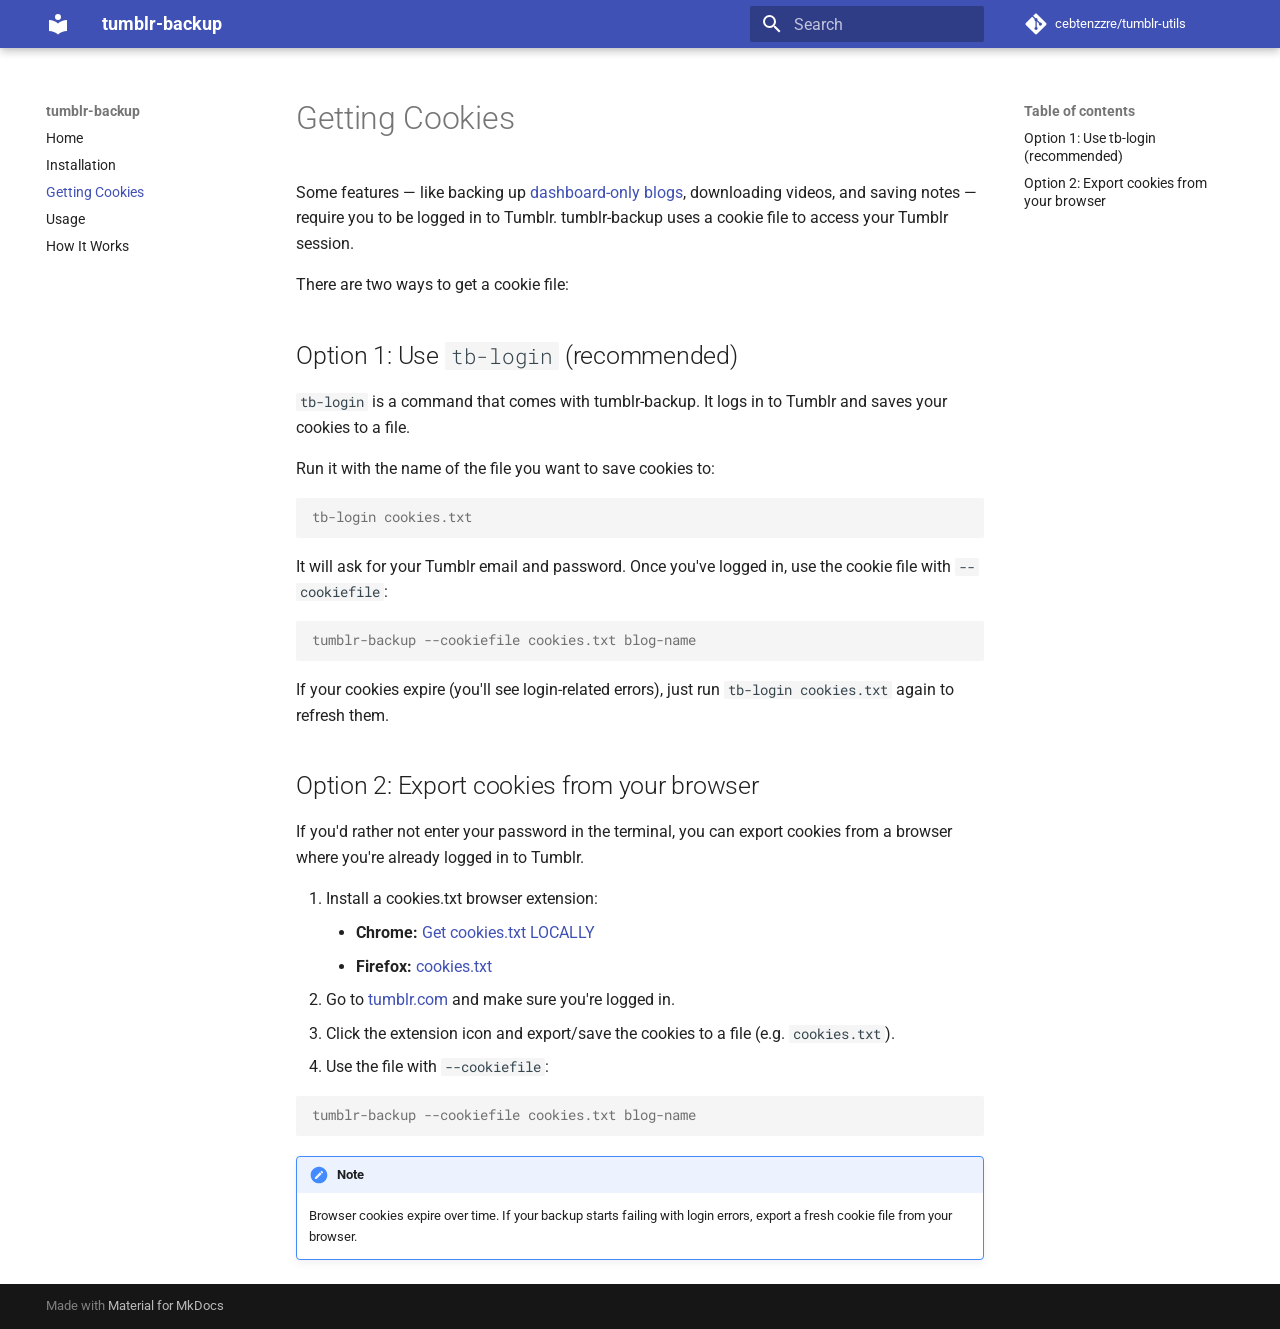
<file: cookies/index.html>
<!doctype html>
<html lang="en" class="no-js">
  <head>
    
      <meta charset="utf-8">
      <meta name="viewport" content="width=device-width,initial-scale=1">
      
        <meta name="description" content="Back up your Tumblr blog locally as browsable HTML files, with images and media.">
      
      
      
        <link rel="canonical" href="https://cebtenzzre.github.io/tumblr-utils/cookies/">
      
      
        <link rel="prev" href="../installation/">
      
      
        <link rel="next" href="../usage/">
      
      
        
      
      
      <link rel="icon" href="../assets/images/favicon.png">
      <meta name="generator" content="mkdocs-1.6.1, mkdocs-material-9.8.0">
    
    
      
        <title>Getting Cookies - tumblr-backup</title>
      
    
    
      <link rel="stylesheet" href="../assets/stylesheets/main.57a0d79d.min.css">
      
      


    
    
      
    
    
      
        
        
        <link rel="preconnect" href="https://fonts.gstatic.com" crossorigin>
        <link rel="stylesheet" href="https://fonts.googleapis.com/css?family=Roboto:300,300i,400,400i,700,700i%7CRoboto+Mono:400,400i,700,700i&display=fallback">
        <style>:root{--md-text-font:"Roboto";--md-code-font:"Roboto Mono"}</style>
      
    
    
    <script>__md_scope=new URL("..",location),__md_hash=e=>[...e].reduce(((e,_)=>(e<<5)-e+_.charCodeAt(0)),0),__md_get=(e,_=localStorage,t=__md_scope)=>JSON.parse(_.getItem(t.pathname+"."+e)),__md_set=(e,_,t=localStorage,a=__md_scope)=>{try{t.setItem(a.pathname+"."+e,JSON.stringify(_))}catch(e){}}</script>
    
      

    
    
<meta name="google-site-verification" content="XFKRV2zYKmIHwnPnH_YZFo3xPoKyQiOLE2FR__WYFIA" />

  </head>
  
  
    <body dir="ltr">
  
    
    <input class="md-toggle" data-md-toggle="drawer" type="checkbox" id="__drawer" autocomplete="off">
    <input class="md-toggle" data-md-toggle="search" type="checkbox" id="__search" autocomplete="off">
    <label class="md-overlay" for="__drawer"></label>
    <div data-md-component="skip">
      
        
        <a href="#getting-cookies" class="md-skip">
          Skip to content
        </a>
      
    </div>
    <div data-md-component="announce">
      
    </div>
    
    
      

  

<header class="md-header md-header--shadow" data-md-component="header">
  <nav class="md-header__inner md-grid" aria-label="Header">
    <a href=".." title="tumblr-backup" class="md-header__button md-logo" aria-label="tumblr-backup" data-md-component="logo">
      
  
  <svg xmlns="http://www.w3.org/2000/svg" viewBox="0 0 24 24"><path d="M12 8a3 3 0 0 0 3-3 3 3 0 0 0-3-3 3 3 0 0 0-3 3 3 3 0 0 0 3 3m0 3.54C9.64 9.35 6.5 8 3 8v11c3.5 0 6.64 1.35 9 3.54 2.36-2.19 5.5-3.54 9-3.54V8c-3.5 0-6.64 1.35-9 3.54"/></svg>

    </a>
    <label class="md-header__button md-icon" for="__drawer">
      
      <svg xmlns="http://www.w3.org/2000/svg" viewBox="0 0 24 24"><path d="M3 6h18v2H3zm0 5h18v2H3zm0 5h18v2H3z"/></svg>
    </label>
    <div class="md-header__title" data-md-component="header-title">
      <div class="md-header__ellipsis">
        <div class="md-header__topic">
          <span class="md-ellipsis">
            tumblr-backup
          </span>
        </div>
        <div class="md-header__topic" data-md-component="header-topic">
          <span class="md-ellipsis">
            
              Getting Cookies
            
          </span>
        </div>
      </div>
    </div>
    
    
      <script>var palette=__md_get("__palette");if(palette&&palette.color){if("(prefers-color-scheme)"===palette.color.media){var media=matchMedia("(prefers-color-scheme: light)"),input=document.querySelector(media.matches?"[data-md-color-media='(prefers-color-scheme: light)']":"[data-md-color-media='(prefers-color-scheme: dark)']");palette.color.media=input.getAttribute("data-md-color-media"),palette.color.scheme=input.getAttribute("data-md-color-scheme"),palette.color.primary=input.getAttribute("data-md-color-primary"),palette.color.accent=input.getAttribute("data-md-color-accent")}for(var[key,value]of Object.entries(palette.color))document.body.setAttribute("data-md-color-"+key,value)}</script>
    
    
    
      
      
        <label class="md-header__button md-icon" for="__search">
          
          <svg xmlns="http://www.w3.org/2000/svg" viewBox="0 0 24 24"><path d="M9.5 3A6.5 6.5 0 0 1 16 9.5c0 1.61-.59 3.09-1.56 4.23l.27.27h.79l5 5-1.5 1.5-5-5v-.79l-.27-.27A6.52 6.52 0 0 1 9.5 16 6.5 6.5 0 0 1 3 9.5 6.5 6.5 0 0 1 9.5 3m0 2C7 5 5 7 5 9.5S7 14 9.5 14 14 12 14 9.5 12 5 9.5 5"/></svg>
        </label>
        <div class="md-search" data-md-component="search" role="dialog">
  <label class="md-search__overlay" for="__search"></label>
  <div class="md-search__inner" role="search">
    <form class="md-search__form" name="search">
      <input type="text" class="md-search__input" name="query" aria-label="Search" placeholder="Search" autocapitalize="off" autocorrect="off" autocomplete="off" spellcheck="false" data-md-component="search-query" required>
      <label class="md-search__icon md-icon" for="__search">
        
        <svg xmlns="http://www.w3.org/2000/svg" viewBox="0 0 24 24"><path d="M9.5 3A6.5 6.5 0 0 1 16 9.5c0 1.61-.59 3.09-1.56 4.23l.27.27h.79l5 5-1.5 1.5-5-5v-.79l-.27-.27A6.52 6.52 0 0 1 9.5 16 6.5 6.5 0 0 1 3 9.5 6.5 6.5 0 0 1 9.5 3m0 2C7 5 5 7 5 9.5S7 14 9.5 14 14 12 14 9.5 12 5 9.5 5"/></svg>
        
        <svg xmlns="http://www.w3.org/2000/svg" viewBox="0 0 24 24"><path d="M20 11v2H8l5.5 5.5-1.42 1.42L4.16 12l7.92-7.92L13.5 5.5 8 11z"/></svg>
      </label>
      <nav class="md-search__options" aria-label="Search">
        
        <button type="reset" class="md-search__icon md-icon" title="Clear" aria-label="Clear" tabindex="-1">
          
          <svg xmlns="http://www.w3.org/2000/svg" viewBox="0 0 24 24"><path d="M19 6.41 17.59 5 12 10.59 6.41 5 5 6.41 10.59 12 5 17.59 6.41 19 12 13.41 17.59 19 19 17.59 13.41 12z"/></svg>
        </button>
      </nav>
      
    </form>
    <div class="md-search__output">
      <div class="md-search__scrollwrap" tabindex="0" data-md-scrollfix>
        <div class="md-search-result" data-md-component="search-result">
          <div class="md-search-result__meta">
            Initializing search
          </div>
          <ol class="md-search-result__list" role="presentation"></ol>
        </div>
      </div>
    </div>
  </div>
</div>
      
    
    
      <div class="md-header__source">
        <a href="https://github.com/cebtenzzre/tumblr-utils" title="Go to repository" class="md-source" data-md-component="source">
  <div class="md-source__icon md-icon">
    
    <svg xmlns="http://www.w3.org/2000/svg" viewBox="0 0 448 512"><!--! Font Awesome Free 7.1.0 by @fontawesome - https://fontawesome.com License - https://fontawesome.com/license/free (Icons: CC BY 4.0, Fonts: SIL OFL 1.1, Code: MIT License) Copyright 2025 Fonticons, Inc.--><path d="M439.6 236.1 244 40.5c-5.4-5.5-12.8-8.5-20.4-8.5s-15 3-20.4 8.4L162.5 81l51.5 51.5c27.1-9.1 52.7 16.8 43.4 43.7l49.7 49.7c34.2-11.8 61.2 31 35.5 56.7-26.5 26.5-70.2-2.9-56-37.3L240.3 199v121.9c25.3 12.5 22.3 41.8 9.1 55-6.4 6.4-15.2 10.1-24.3 10.1s-17.8-3.6-24.3-10.1c-17.6-17.6-11.1-46.9 11.2-56v-123c-20.8-8.5-24.6-30.7-18.6-45L142.6 101 8.5 235.1C3 240.6 0 247.9 0 255.5s3 15 8.5 20.4l195.6 195.7c5.4 5.4 12.7 8.4 20.4 8.4s15-3 20.4-8.4l194.7-194.7c5.4-5.4 8.4-12.8 8.4-20.4s-3-15-8.4-20.4"/></svg>
  </div>
  <div class="md-source__repository">
    cebtenzzre/tumblr-utils
  </div>
</a>
      </div>
    
  </nav>
  
</header>
    
    <div class="md-container" data-md-component="container">
      
      
        
          
        
      
      <main class="md-main" data-md-component="main">
        <div class="md-main__inner md-grid">
          
            
              
              <div class="md-sidebar md-sidebar--primary" data-md-component="sidebar" data-md-type="navigation" >
                <div class="md-sidebar__scrollwrap">
                  <div class="md-sidebar__inner">
                    



<nav class="md-nav md-nav--primary" aria-label="Navigation" data-md-level="0">
  <label class="md-nav__title" for="__drawer">
    <a href=".." title="tumblr-backup" class="md-nav__button md-logo" aria-label="tumblr-backup" data-md-component="logo">
      
  
  <svg xmlns="http://www.w3.org/2000/svg" viewBox="0 0 24 24"><path d="M12 8a3 3 0 0 0 3-3 3 3 0 0 0-3-3 3 3 0 0 0-3 3 3 3 0 0 0 3 3m0 3.54C9.64 9.35 6.5 8 3 8v11c3.5 0 6.64 1.35 9 3.54 2.36-2.19 5.5-3.54 9-3.54V8c-3.5 0-6.64 1.35-9 3.54"/></svg>

    </a>
    tumblr-backup
  </label>
  
    <div class="md-nav__source">
      <a href="https://github.com/cebtenzzre/tumblr-utils" title="Go to repository" class="md-source" data-md-component="source">
  <div class="md-source__icon md-icon">
    
    <svg xmlns="http://www.w3.org/2000/svg" viewBox="0 0 448 512"><!--! Font Awesome Free 7.1.0 by @fontawesome - https://fontawesome.com License - https://fontawesome.com/license/free (Icons: CC BY 4.0, Fonts: SIL OFL 1.1, Code: MIT License) Copyright 2025 Fonticons, Inc.--><path d="M439.6 236.1 244 40.5c-5.4-5.5-12.8-8.5-20.4-8.5s-15 3-20.4 8.4L162.5 81l51.5 51.5c27.1-9.1 52.7 16.8 43.4 43.7l49.7 49.7c34.2-11.8 61.2 31 35.5 56.7-26.5 26.5-70.2-2.9-56-37.3L240.3 199v121.9c25.3 12.5 22.3 41.8 9.1 55-6.4 6.4-15.2 10.1-24.3 10.1s-17.8-3.6-24.3-10.1c-17.6-17.6-11.1-46.9 11.2-56v-123c-20.8-8.5-24.6-30.7-18.6-45L142.6 101 8.5 235.1C3 240.6 0 247.9 0 255.5s3 15 8.5 20.4l195.6 195.7c5.4 5.4 12.7 8.4 20.4 8.4s15-3 20.4-8.4l194.7-194.7c5.4-5.4 8.4-12.8 8.4-20.4s-3-15-8.4-20.4"/></svg>
  </div>
  <div class="md-source__repository">
    cebtenzzre/tumblr-utils
  </div>
</a>
    </div>
  
  <ul class="md-nav__list" data-md-scrollfix>
    
      
      
  
  
  
  
    <li class="md-nav__item">
      <a href=".." class="md-nav__link">
        
  
  
  <span class="md-ellipsis">
    
  
    Home
  

    
  </span>
  
  

      </a>
    </li>
  

    
      
      
  
  
  
  
    <li class="md-nav__item">
      <a href="../installation/" class="md-nav__link">
        
  
  
  <span class="md-ellipsis">
    
  
    Installation
  

    
  </span>
  
  

      </a>
    </li>
  

    
      
      
  
  
    
  
  
  
    <li class="md-nav__item md-nav__item--active">
      
      <input class="md-nav__toggle md-toggle" type="checkbox" id="__toc">
      
      
        
      
      
        <label class="md-nav__link md-nav__link--active" for="__toc">
          
  
  
  <span class="md-ellipsis">
    
  
    Getting Cookies
  

    
  </span>
  
  

          <span class="md-nav__icon md-icon"></span>
        </label>
      
      <a href="./" class="md-nav__link md-nav__link--active">
        
  
  
  <span class="md-ellipsis">
    
  
    Getting Cookies
  

    
  </span>
  
  

      </a>
      
        

<nav class="md-nav md-nav--secondary" aria-label="Table of contents">
  
  
  
    
  
  
    <label class="md-nav__title" for="__toc">
      <span class="md-nav__icon md-icon"></span>
      Table of contents
    </label>
    <ul class="md-nav__list" data-md-component="toc" data-md-scrollfix>
      
        <li class="md-nav__item">
  <a href="#option-1-use-tb-login-recommended" class="md-nav__link">
    <span class="md-ellipsis">
      
        Option 1: Use tb-login (recommended)
      
    </span>
  </a>
  
</li>
      
        <li class="md-nav__item">
  <a href="#option-2-export-cookies-from-your-browser" class="md-nav__link">
    <span class="md-ellipsis">
      
        Option 2: Export cookies from your browser
      
    </span>
  </a>
  
</li>
      
    </ul>
  
</nav>
      
    </li>
  

    
      
      
  
  
  
  
    <li class="md-nav__item">
      <a href="../usage/" class="md-nav__link">
        
  
  
  <span class="md-ellipsis">
    
  
    Usage
  

    
  </span>
  
  

      </a>
    </li>
  

    
      
      
  
  
  
  
    <li class="md-nav__item">
      <a href="../operation/" class="md-nav__link">
        
  
  
  <span class="md-ellipsis">
    
  
    How It Works
  

    
  </span>
  
  

      </a>
    </li>
  

    
  </ul>
</nav>
                  </div>
                </div>
              </div>
            
            
              
              <div class="md-sidebar md-sidebar--secondary" data-md-component="sidebar" data-md-type="toc" >
                <div class="md-sidebar__scrollwrap">
                  <div class="md-sidebar__inner">
                    

<nav class="md-nav md-nav--secondary" aria-label="Table of contents">
  
  
  
    
  
  
    <label class="md-nav__title" for="__toc">
      <span class="md-nav__icon md-icon"></span>
      Table of contents
    </label>
    <ul class="md-nav__list" data-md-component="toc" data-md-scrollfix>
      
        <li class="md-nav__item">
  <a href="#option-1-use-tb-login-recommended" class="md-nav__link">
    <span class="md-ellipsis">
      
        Option 1: Use tb-login (recommended)
      
    </span>
  </a>
  
</li>
      
        <li class="md-nav__item">
  <a href="#option-2-export-cookies-from-your-browser" class="md-nav__link">
    <span class="md-ellipsis">
      
        Option 2: Export cookies from your browser
      
    </span>
  </a>
  
</li>
      
    </ul>
  
</nav>
                  </div>
                </div>
              </div>
            
          
          
            <div class="md-content" data-md-component="content">
              
              <article class="md-content__inner md-typeset">
                
                  


  
  


<h1 id="getting-cookies">Getting Cookies</h1>
<p>Some features — like backing up <a href="../installation/#dashboard-only-blogs">dashboard-only blogs</a>,
downloading videos, and saving notes — require you to be logged in to Tumblr. tumblr-backup
uses a cookie file to access your Tumblr session.</p>
<p>There are two ways to get a cookie file:</p>
<h2 id="option-1-use-tb-login-recommended">Option 1: Use <code>tb-login</code> (recommended)</h2>
<p><code>tb-login</code> is a command that comes with tumblr-backup. It logs in to Tumblr and saves
your cookies to a file.</p>
<p>Run it with the name of the file you want to save cookies to:</p>
<div class="highlight"><pre><span></span><code><span class="go">tb-login cookies.txt</span>
</code></pre></div>
<p>It will ask for your Tumblr email and password. Once you've logged in, use the cookie
file with <code>--cookiefile</code>:</p>
<div class="highlight"><pre><span></span><code><span class="go">tumblr-backup --cookiefile cookies.txt blog-name</span>
</code></pre></div>
<p>If your cookies expire (you'll see login-related errors), just run <code>tb-login cookies.txt</code>
again to refresh them.</p>
<h2 id="option-2-export-cookies-from-your-browser">Option 2: Export cookies from your browser</h2>
<p>If you'd rather not enter your password in the terminal, you can export cookies from a
browser where you're already logged in to Tumblr.</p>
<ol>
<li>Install a cookies.txt browser extension:<ul>
<li><strong>Chrome:</strong> <a href="https://chromewebstore.google.com/detail/get-cookiestxt-locally/cclelndahbckbenkjhflpdbgdldlbecc">Get cookies.txt LOCALLY</a></li>
<li><strong>Firefox:</strong> <a href="https://addons.mozilla.org/en-US/firefox/addon/cookies-txt/">cookies.txt</a></li>
</ul>
</li>
<li>Go to <a href="https://www.tumblr.com">tumblr.com</a> and make sure you're logged in.</li>
<li>Click the extension icon and export/save the cookies to a file (e.g. <code>cookies.txt</code>).</li>
<li>Use the file with <code>--cookiefile</code>:</li>
</ol>
<div class="highlight"><pre><span></span><code><span class="go">tumblr-backup --cookiefile cookies.txt blog-name</span>
</code></pre></div>
<div class="admonition note">
<p class="admonition-title">Note</p>
<p>Browser cookies expire over time. If your backup starts failing with login errors,
export a fresh cookie file from your browser.</p>
</div>












                
              </article>
            </div>
          
          
<script>var target=document.getElementById(location.hash.slice(1));target&&target.name&&(target.checked=target.name.startsWith("__tabbed_"))</script>
        </div>
        
      </main>
      
        <footer class="md-footer">
  
  <div class="md-footer-meta md-typeset">
    <div class="md-footer-meta__inner md-grid">
      <div class="md-copyright">
  
  
    Made with
    <a href="https://squidfunk.github.io/mkdocs-material/" target="_blank" rel="noopener">
      Material for MkDocs
    </a>
  
</div>
      
    </div>
  </div>
</footer>
      
    </div>
    <div class="md-dialog" data-md-component="dialog">
      <div class="md-dialog__inner md-typeset"></div>
    </div>
    
    
    
      
      
      <script id="__config" type="application/json">{"annotate": null, "base": "..", "features": [], "search": "../assets/javascripts/workers/search.a7633da7.min.js", "tags": null, "translations": {"clipboard.copied": "Copied to clipboard", "clipboard.copy": "Copy to clipboard", "search.result.more.one": "1 more on this page", "search.result.more.other": "# more on this page", "search.result.none": "No matching documents", "search.result.one": "1 matching document", "search.result.other": "# matching documents", "search.result.placeholder": "Type to start searching", "search.result.term.missing": "Missing", "select.version": "Select version"}, "version": null}</script>
    
    
      <script src="../assets/javascripts/bundle.c21346df.min.js"></script>
      
    
  </body>
</html>
</file>
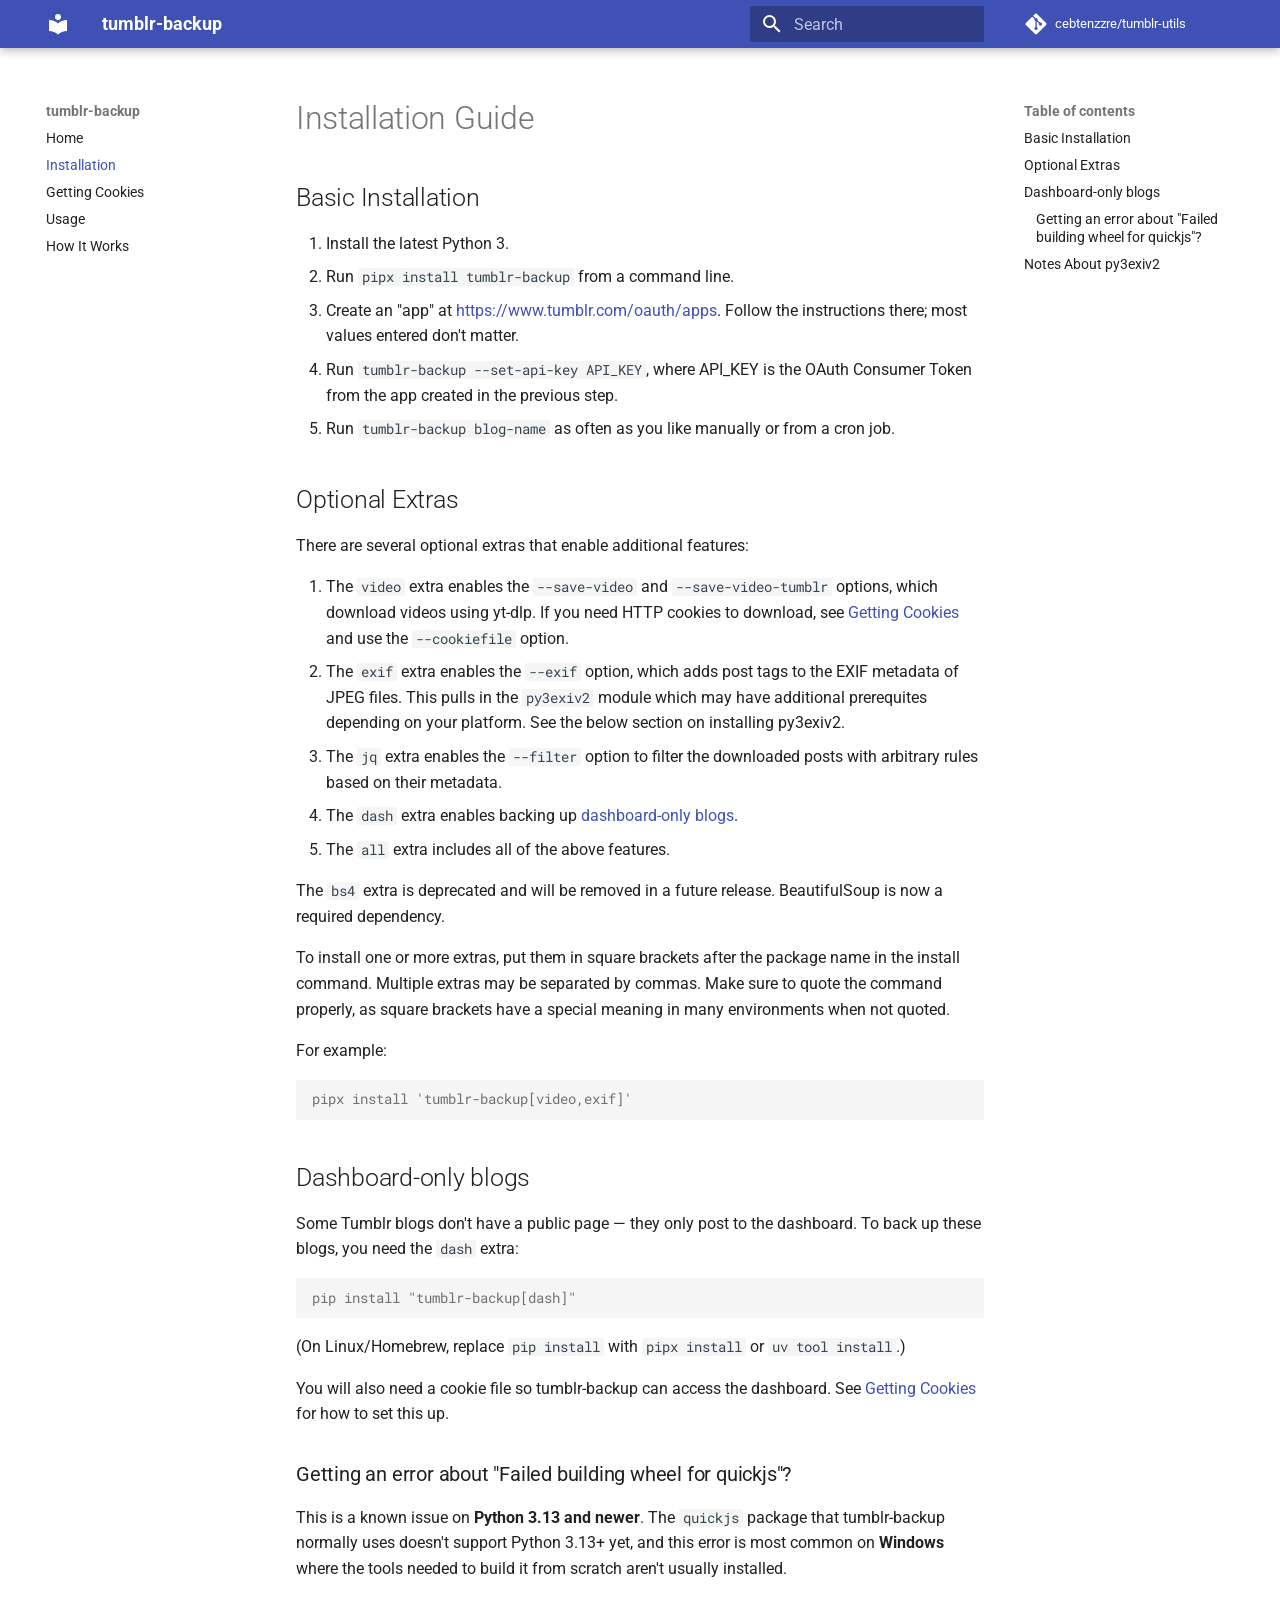
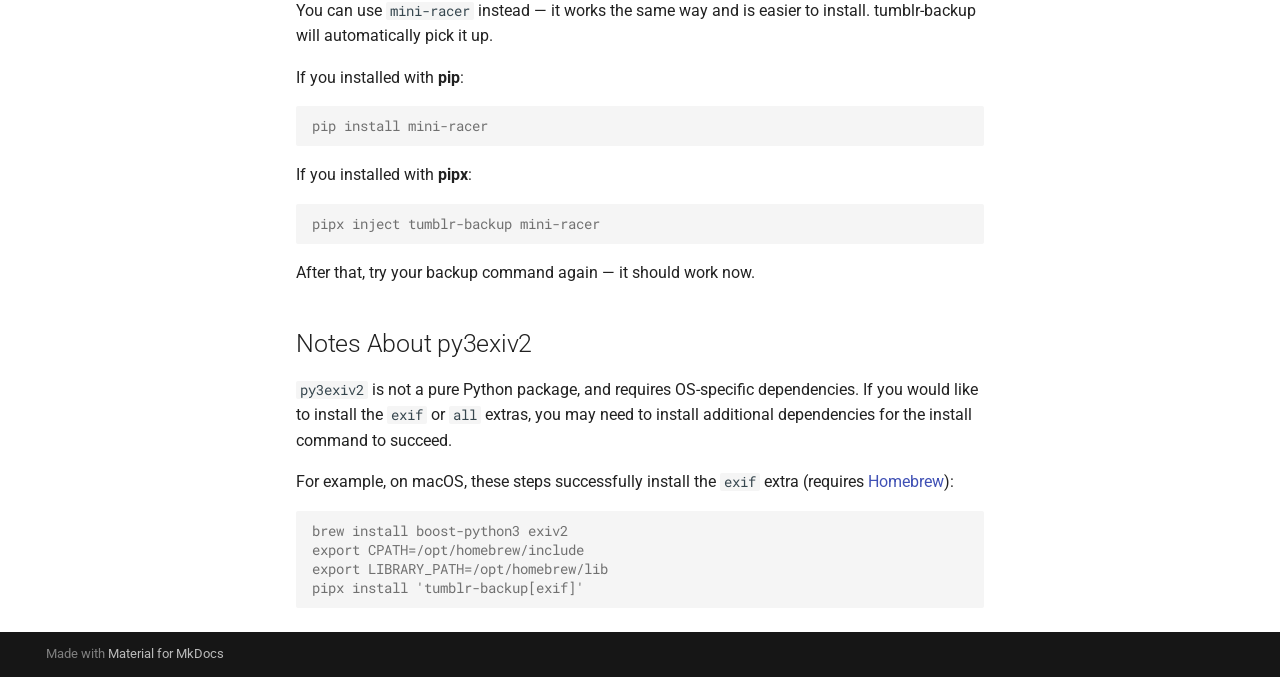
<file: installation/index.html>
<!doctype html>
<html lang="en" class="no-js">
  <head>
    
      <meta charset="utf-8">
      <meta name="viewport" content="width=device-width,initial-scale=1">
      
        <meta name="description" content="Back up your Tumblr blog locally as browsable HTML files, with images and media.">
      
      
      
        <link rel="canonical" href="https://cebtenzzre.github.io/tumblr-utils/installation/">
      
      
        <link rel="prev" href="..">
      
      
        <link rel="next" href="../cookies/">
      
      
        
      
      
      <link rel="icon" href="../assets/images/favicon.png">
      <meta name="generator" content="mkdocs-1.6.1, mkdocs-material-9.8.0">
    
    
      
        <title>Installation - tumblr-backup</title>
      
    
    
      <link rel="stylesheet" href="../assets/stylesheets/main.57a0d79d.min.css">
      
      


    
    
      
    
    
      
        
        
        <link rel="preconnect" href="https://fonts.gstatic.com" crossorigin>
        <link rel="stylesheet" href="https://fonts.googleapis.com/css?family=Roboto:300,300i,400,400i,700,700i%7CRoboto+Mono:400,400i,700,700i&display=fallback">
        <style>:root{--md-text-font:"Roboto";--md-code-font:"Roboto Mono"}</style>
      
    
    
    <script>__md_scope=new URL("..",location),__md_hash=e=>[...e].reduce(((e,_)=>(e<<5)-e+_.charCodeAt(0)),0),__md_get=(e,_=localStorage,t=__md_scope)=>JSON.parse(_.getItem(t.pathname+"."+e)),__md_set=(e,_,t=localStorage,a=__md_scope)=>{try{t.setItem(a.pathname+"."+e,JSON.stringify(_))}catch(e){}}</script>
    
      

    
    
<meta name="google-site-verification" content="XFKRV2zYKmIHwnPnH_YZFo3xPoKyQiOLE2FR__WYFIA" />

  </head>
  
  
    <body dir="ltr">
  
    
    <input class="md-toggle" data-md-toggle="drawer" type="checkbox" id="__drawer" autocomplete="off">
    <input class="md-toggle" data-md-toggle="search" type="checkbox" id="__search" autocomplete="off">
    <label class="md-overlay" for="__drawer"></label>
    <div data-md-component="skip">
      
        
        <a href="#installation-guide" class="md-skip">
          Skip to content
        </a>
      
    </div>
    <div data-md-component="announce">
      
    </div>
    
    
      

  

<header class="md-header md-header--shadow" data-md-component="header">
  <nav class="md-header__inner md-grid" aria-label="Header">
    <a href=".." title="tumblr-backup" class="md-header__button md-logo" aria-label="tumblr-backup" data-md-component="logo">
      
  
  <svg xmlns="http://www.w3.org/2000/svg" viewBox="0 0 24 24"><path d="M12 8a3 3 0 0 0 3-3 3 3 0 0 0-3-3 3 3 0 0 0-3 3 3 3 0 0 0 3 3m0 3.54C9.64 9.35 6.5 8 3 8v11c3.5 0 6.64 1.35 9 3.54 2.36-2.19 5.5-3.54 9-3.54V8c-3.5 0-6.64 1.35-9 3.54"/></svg>

    </a>
    <label class="md-header__button md-icon" for="__drawer">
      
      <svg xmlns="http://www.w3.org/2000/svg" viewBox="0 0 24 24"><path d="M3 6h18v2H3zm0 5h18v2H3zm0 5h18v2H3z"/></svg>
    </label>
    <div class="md-header__title" data-md-component="header-title">
      <div class="md-header__ellipsis">
        <div class="md-header__topic">
          <span class="md-ellipsis">
            tumblr-backup
          </span>
        </div>
        <div class="md-header__topic" data-md-component="header-topic">
          <span class="md-ellipsis">
            
              Installation
            
          </span>
        </div>
      </div>
    </div>
    
    
      <script>var palette=__md_get("__palette");if(palette&&palette.color){if("(prefers-color-scheme)"===palette.color.media){var media=matchMedia("(prefers-color-scheme: light)"),input=document.querySelector(media.matches?"[data-md-color-media='(prefers-color-scheme: light)']":"[data-md-color-media='(prefers-color-scheme: dark)']");palette.color.media=input.getAttribute("data-md-color-media"),palette.color.scheme=input.getAttribute("data-md-color-scheme"),palette.color.primary=input.getAttribute("data-md-color-primary"),palette.color.accent=input.getAttribute("data-md-color-accent")}for(var[key,value]of Object.entries(palette.color))document.body.setAttribute("data-md-color-"+key,value)}</script>
    
    
    
      
      
        <label class="md-header__button md-icon" for="__search">
          
          <svg xmlns="http://www.w3.org/2000/svg" viewBox="0 0 24 24"><path d="M9.5 3A6.5 6.5 0 0 1 16 9.5c0 1.61-.59 3.09-1.56 4.23l.27.27h.79l5 5-1.5 1.5-5-5v-.79l-.27-.27A6.52 6.52 0 0 1 9.5 16 6.5 6.5 0 0 1 3 9.5 6.5 6.5 0 0 1 9.5 3m0 2C7 5 5 7 5 9.5S7 14 9.5 14 14 12 14 9.5 12 5 9.5 5"/></svg>
        </label>
        <div class="md-search" data-md-component="search" role="dialog">
  <label class="md-search__overlay" for="__search"></label>
  <div class="md-search__inner" role="search">
    <form class="md-search__form" name="search">
      <input type="text" class="md-search__input" name="query" aria-label="Search" placeholder="Search" autocapitalize="off" autocorrect="off" autocomplete="off" spellcheck="false" data-md-component="search-query" required>
      <label class="md-search__icon md-icon" for="__search">
        
        <svg xmlns="http://www.w3.org/2000/svg" viewBox="0 0 24 24"><path d="M9.5 3A6.5 6.5 0 0 1 16 9.5c0 1.61-.59 3.09-1.56 4.23l.27.27h.79l5 5-1.5 1.5-5-5v-.79l-.27-.27A6.52 6.52 0 0 1 9.5 16 6.5 6.5 0 0 1 3 9.5 6.5 6.5 0 0 1 9.5 3m0 2C7 5 5 7 5 9.5S7 14 9.5 14 14 12 14 9.5 12 5 9.5 5"/></svg>
        
        <svg xmlns="http://www.w3.org/2000/svg" viewBox="0 0 24 24"><path d="M20 11v2H8l5.5 5.5-1.42 1.42L4.16 12l7.92-7.92L13.5 5.5 8 11z"/></svg>
      </label>
      <nav class="md-search__options" aria-label="Search">
        
        <button type="reset" class="md-search__icon md-icon" title="Clear" aria-label="Clear" tabindex="-1">
          
          <svg xmlns="http://www.w3.org/2000/svg" viewBox="0 0 24 24"><path d="M19 6.41 17.59 5 12 10.59 6.41 5 5 6.41 10.59 12 5 17.59 6.41 19 12 13.41 17.59 19 19 17.59 13.41 12z"/></svg>
        </button>
      </nav>
      
    </form>
    <div class="md-search__output">
      <div class="md-search__scrollwrap" tabindex="0" data-md-scrollfix>
        <div class="md-search-result" data-md-component="search-result">
          <div class="md-search-result__meta">
            Initializing search
          </div>
          <ol class="md-search-result__list" role="presentation"></ol>
        </div>
      </div>
    </div>
  </div>
</div>
      
    
    
      <div class="md-header__source">
        <a href="https://github.com/cebtenzzre/tumblr-utils" title="Go to repository" class="md-source" data-md-component="source">
  <div class="md-source__icon md-icon">
    
    <svg xmlns="http://www.w3.org/2000/svg" viewBox="0 0 448 512"><!--! Font Awesome Free 7.1.0 by @fontawesome - https://fontawesome.com License - https://fontawesome.com/license/free (Icons: CC BY 4.0, Fonts: SIL OFL 1.1, Code: MIT License) Copyright 2025 Fonticons, Inc.--><path d="M439.6 236.1 244 40.5c-5.4-5.5-12.8-8.5-20.4-8.5s-15 3-20.4 8.4L162.5 81l51.5 51.5c27.1-9.1 52.7 16.8 43.4 43.7l49.7 49.7c34.2-11.8 61.2 31 35.5 56.7-26.5 26.5-70.2-2.9-56-37.3L240.3 199v121.9c25.3 12.5 22.3 41.8 9.1 55-6.4 6.4-15.2 10.1-24.3 10.1s-17.8-3.6-24.3-10.1c-17.6-17.6-11.1-46.9 11.2-56v-123c-20.8-8.5-24.6-30.7-18.6-45L142.6 101 8.5 235.1C3 240.6 0 247.9 0 255.5s3 15 8.5 20.4l195.6 195.7c5.4 5.4 12.7 8.4 20.4 8.4s15-3 20.4-8.4l194.7-194.7c5.4-5.4 8.4-12.8 8.4-20.4s-3-15-8.4-20.4"/></svg>
  </div>
  <div class="md-source__repository">
    cebtenzzre/tumblr-utils
  </div>
</a>
      </div>
    
  </nav>
  
</header>
    
    <div class="md-container" data-md-component="container">
      
      
        
          
        
      
      <main class="md-main" data-md-component="main">
        <div class="md-main__inner md-grid">
          
            
              
              <div class="md-sidebar md-sidebar--primary" data-md-component="sidebar" data-md-type="navigation" >
                <div class="md-sidebar__scrollwrap">
                  <div class="md-sidebar__inner">
                    



<nav class="md-nav md-nav--primary" aria-label="Navigation" data-md-level="0">
  <label class="md-nav__title" for="__drawer">
    <a href=".." title="tumblr-backup" class="md-nav__button md-logo" aria-label="tumblr-backup" data-md-component="logo">
      
  
  <svg xmlns="http://www.w3.org/2000/svg" viewBox="0 0 24 24"><path d="M12 8a3 3 0 0 0 3-3 3 3 0 0 0-3-3 3 3 0 0 0-3 3 3 3 0 0 0 3 3m0 3.54C9.64 9.35 6.5 8 3 8v11c3.5 0 6.64 1.35 9 3.54 2.36-2.19 5.5-3.54 9-3.54V8c-3.5 0-6.64 1.35-9 3.54"/></svg>

    </a>
    tumblr-backup
  </label>
  
    <div class="md-nav__source">
      <a href="https://github.com/cebtenzzre/tumblr-utils" title="Go to repository" class="md-source" data-md-component="source">
  <div class="md-source__icon md-icon">
    
    <svg xmlns="http://www.w3.org/2000/svg" viewBox="0 0 448 512"><!--! Font Awesome Free 7.1.0 by @fontawesome - https://fontawesome.com License - https://fontawesome.com/license/free (Icons: CC BY 4.0, Fonts: SIL OFL 1.1, Code: MIT License) Copyright 2025 Fonticons, Inc.--><path d="M439.6 236.1 244 40.5c-5.4-5.5-12.8-8.5-20.4-8.5s-15 3-20.4 8.4L162.5 81l51.5 51.5c27.1-9.1 52.7 16.8 43.4 43.7l49.7 49.7c34.2-11.8 61.2 31 35.5 56.7-26.5 26.5-70.2-2.9-56-37.3L240.3 199v121.9c25.3 12.5 22.3 41.8 9.1 55-6.4 6.4-15.2 10.1-24.3 10.1s-17.8-3.6-24.3-10.1c-17.6-17.6-11.1-46.9 11.2-56v-123c-20.8-8.5-24.6-30.7-18.6-45L142.6 101 8.5 235.1C3 240.6 0 247.9 0 255.5s3 15 8.5 20.4l195.6 195.7c5.4 5.4 12.7 8.4 20.4 8.4s15-3 20.4-8.4l194.7-194.7c5.4-5.4 8.4-12.8 8.4-20.4s-3-15-8.4-20.4"/></svg>
  </div>
  <div class="md-source__repository">
    cebtenzzre/tumblr-utils
  </div>
</a>
    </div>
  
  <ul class="md-nav__list" data-md-scrollfix>
    
      
      
  
  
  
  
    <li class="md-nav__item">
      <a href=".." class="md-nav__link">
        
  
  
  <span class="md-ellipsis">
    
  
    Home
  

    
  </span>
  
  

      </a>
    </li>
  

    
      
      
  
  
    
  
  
  
    <li class="md-nav__item md-nav__item--active">
      
      <input class="md-nav__toggle md-toggle" type="checkbox" id="__toc">
      
      
        
      
      
        <label class="md-nav__link md-nav__link--active" for="__toc">
          
  
  
  <span class="md-ellipsis">
    
  
    Installation
  

    
  </span>
  
  

          <span class="md-nav__icon md-icon"></span>
        </label>
      
      <a href="./" class="md-nav__link md-nav__link--active">
        
  
  
  <span class="md-ellipsis">
    
  
    Installation
  

    
  </span>
  
  

      </a>
      
        

<nav class="md-nav md-nav--secondary" aria-label="Table of contents">
  
  
  
    
  
  
    <label class="md-nav__title" for="__toc">
      <span class="md-nav__icon md-icon"></span>
      Table of contents
    </label>
    <ul class="md-nav__list" data-md-component="toc" data-md-scrollfix>
      
        <li class="md-nav__item">
  <a href="#basic-installation" class="md-nav__link">
    <span class="md-ellipsis">
      
        Basic Installation
      
    </span>
  </a>
  
</li>
      
        <li class="md-nav__item">
  <a href="#optional-extras" class="md-nav__link">
    <span class="md-ellipsis">
      
        Optional Extras
      
    </span>
  </a>
  
</li>
      
        <li class="md-nav__item">
  <a href="#dashboard-only-blogs" class="md-nav__link">
    <span class="md-ellipsis">
      
        Dashboard-only blogs
      
    </span>
  </a>
  
    <nav class="md-nav" aria-label="Dashboard-only blogs">
      <ul class="md-nav__list">
        
          <li class="md-nav__item">
  <a href="#getting-an-error-about-failed-building-wheel-for-quickjs" class="md-nav__link">
    <span class="md-ellipsis">
      
        Getting an error about "Failed building wheel for quickjs"?
      
    </span>
  </a>
  
</li>
        
      </ul>
    </nav>
  
</li>
      
        <li class="md-nav__item">
  <a href="#notes-about-py3exiv2" class="md-nav__link">
    <span class="md-ellipsis">
      
        Notes About py3exiv2
      
    </span>
  </a>
  
</li>
      
    </ul>
  
</nav>
      
    </li>
  

    
      
      
  
  
  
  
    <li class="md-nav__item">
      <a href="../cookies/" class="md-nav__link">
        
  
  
  <span class="md-ellipsis">
    
  
    Getting Cookies
  

    
  </span>
  
  

      </a>
    </li>
  

    
      
      
  
  
  
  
    <li class="md-nav__item">
      <a href="../usage/" class="md-nav__link">
        
  
  
  <span class="md-ellipsis">
    
  
    Usage
  

    
  </span>
  
  

      </a>
    </li>
  

    
      
      
  
  
  
  
    <li class="md-nav__item">
      <a href="../operation/" class="md-nav__link">
        
  
  
  <span class="md-ellipsis">
    
  
    How It Works
  

    
  </span>
  
  

      </a>
    </li>
  

    
  </ul>
</nav>
                  </div>
                </div>
              </div>
            
            
              
              <div class="md-sidebar md-sidebar--secondary" data-md-component="sidebar" data-md-type="toc" >
                <div class="md-sidebar__scrollwrap">
                  <div class="md-sidebar__inner">
                    

<nav class="md-nav md-nav--secondary" aria-label="Table of contents">
  
  
  
    
  
  
    <label class="md-nav__title" for="__toc">
      <span class="md-nav__icon md-icon"></span>
      Table of contents
    </label>
    <ul class="md-nav__list" data-md-component="toc" data-md-scrollfix>
      
        <li class="md-nav__item">
  <a href="#basic-installation" class="md-nav__link">
    <span class="md-ellipsis">
      
        Basic Installation
      
    </span>
  </a>
  
</li>
      
        <li class="md-nav__item">
  <a href="#optional-extras" class="md-nav__link">
    <span class="md-ellipsis">
      
        Optional Extras
      
    </span>
  </a>
  
</li>
      
        <li class="md-nav__item">
  <a href="#dashboard-only-blogs" class="md-nav__link">
    <span class="md-ellipsis">
      
        Dashboard-only blogs
      
    </span>
  </a>
  
    <nav class="md-nav" aria-label="Dashboard-only blogs">
      <ul class="md-nav__list">
        
          <li class="md-nav__item">
  <a href="#getting-an-error-about-failed-building-wheel-for-quickjs" class="md-nav__link">
    <span class="md-ellipsis">
      
        Getting an error about "Failed building wheel for quickjs"?
      
    </span>
  </a>
  
</li>
        
      </ul>
    </nav>
  
</li>
      
        <li class="md-nav__item">
  <a href="#notes-about-py3exiv2" class="md-nav__link">
    <span class="md-ellipsis">
      
        Notes About py3exiv2
      
    </span>
  </a>
  
</li>
      
    </ul>
  
</nav>
                  </div>
                </div>
              </div>
            
          
          
            <div class="md-content" data-md-component="content">
              
              <article class="md-content__inner md-typeset">
                
                  


  
  


<h1 id="installation-guide">Installation Guide</h1>
<h2 id="basic-installation">Basic Installation</h2>
<ol>
<li>Install the latest Python 3.</li>
<li>Run <code>pipx install tumblr-backup</code> from a command line.</li>
<li>Create an "app" at <a href="https://www.tumblr.com/oauth/apps">https://www.tumblr.com/oauth/apps</a>. Follow the instructions
   there; most values entered don't matter.</li>
<li>Run <code>tumblr-backup --set-api-key API_KEY</code>, where API_KEY is the OAuth Consumer
   Token from the app created in the previous step.</li>
<li>Run <code>tumblr-backup blog-name</code> as often as you like manually or from a cron
   job.</li>
</ol>
<h2 id="optional-extras">Optional Extras</h2>
<p>There are several optional extras that enable additional features:</p>
<ol>
<li>The <code>video</code> extra enables the <code>--save-video</code> and <code>--save-video-tumblr</code> options, which
   download videos using yt-dlp. If you need HTTP cookies to download, see
   <a href="../cookies/">Getting Cookies</a> and use the <code>--cookiefile</code> option.</li>
<li>The <code>exif</code> extra enables the <code>--exif</code> option, which adds post tags to the EXIF metadata
   of JPEG files. This pulls in the <code>py3exiv2</code> module which may have additional
   prerequites depending on your platform. See the below section on installing py3exiv2.</li>
<li>The <code>jq</code> extra enables the <code>--filter</code> option to filter the downloaded posts with arbitrary
   rules based on their metadata.</li>
<li>The <code>dash</code> extra enables backing up <a href="#dashboard-only-blogs">dashboard-only blogs</a>.</li>
<li>The <code>all</code> extra includes all of the above features.</li>
</ol>
<p>The <code>bs4</code> extra is deprecated and will be removed in a future release. BeautifulSoup is now a
required dependency.</p>
<p>To install one or more extras, put them in square brackets after the package name in the
install command. Multiple extras may be separated by commas. Make sure to quote the command
properly, as square brackets have a special meaning in many environments when not quoted.</p>
<p>For example:</p>
<div class="highlight"><pre><span></span><code><span class="go">pipx install 'tumblr-backup[video,exif]'</span>
</code></pre></div>
<h2 id="dashboard-only-blogs">Dashboard-only blogs</h2>
<p>Some Tumblr blogs don't have a public page — they only post to the dashboard. To back
up these blogs, you need the <code>dash</code> extra:</p>
<div class="highlight"><pre><span></span><code><span class="go">pip install "tumblr-backup[dash]"</span>
</code></pre></div>
<p>(On Linux/Homebrew, replace <code>pip install</code> with <code>pipx install</code> or <code>uv tool install</code>.)</p>
<p>You will also need a cookie file so tumblr-backup can access the dashboard.
See <a href="../cookies/">Getting Cookies</a> for how to set this up.</p>
<h3 id="getting-an-error-about-failed-building-wheel-for-quickjs">Getting an error about "Failed building wheel for quickjs"?</h3>
<p>This is a known issue on <strong>Python 3.13 and newer</strong>. The <code>quickjs</code> package that
tumblr-backup normally uses doesn't support Python 3.13+ yet, and this error is
most common on <strong>Windows</strong> where the tools needed to build it from scratch aren't
usually installed.</p>
<p>You can use <code>mini-racer</code> instead — it works the same way and is easier to install.
tumblr-backup will automatically pick it up.</p>
<p>If you installed with <strong>pip</strong>:</p>
<div class="highlight"><pre><span></span><code><span class="go">pip install mini-racer</span>
</code></pre></div>
<p>If you installed with <strong>pipx</strong>:</p>
<div class="highlight"><pre><span></span><code><span class="go">pipx inject tumblr-backup mini-racer</span>
</code></pre></div>
<p>After that, try your backup command again — it should work now.</p>
<h2 id="notes-about-py3exiv2">Notes About py3exiv2</h2>
<p><code>py3exiv2</code> is not a pure Python package, and requires OS-specific dependencies. If you
would like to install the <code>exif</code> or <code>all</code> extras, you may need to install additional
dependencies for the install command to succeed.</p>
<p>For example, on macOS, these steps successfully install the <code>exif</code> extra (requires <a href="https://brew.sh/">Homebrew</a>):</p>
<div class="highlight"><pre><span></span><code><span class="go">brew install boost-python3 exiv2</span>
<span class="go">export CPATH=/opt/homebrew/include</span>
<span class="go">export LIBRARY_PATH=/opt/homebrew/lib</span>
<span class="go">pipx install 'tumblr-backup[exif]'</span>
</code></pre></div>












                
              </article>
            </div>
          
          
<script>var target=document.getElementById(location.hash.slice(1));target&&target.name&&(target.checked=target.name.startsWith("__tabbed_"))</script>
        </div>
        
      </main>
      
        <footer class="md-footer">
  
  <div class="md-footer-meta md-typeset">
    <div class="md-footer-meta__inner md-grid">
      <div class="md-copyright">
  
  
    Made with
    <a href="https://squidfunk.github.io/mkdocs-material/" target="_blank" rel="noopener">
      Material for MkDocs
    </a>
  
</div>
      
    </div>
  </div>
</footer>
      
    </div>
    <div class="md-dialog" data-md-component="dialog">
      <div class="md-dialog__inner md-typeset"></div>
    </div>
    
    
    
      
      
      <script id="__config" type="application/json">{"annotate": null, "base": "..", "features": [], "search": "../assets/javascripts/workers/search.a7633da7.min.js", "tags": null, "translations": {"clipboard.copied": "Copied to clipboard", "clipboard.copy": "Copy to clipboard", "search.result.more.one": "1 more on this page", "search.result.more.other": "# more on this page", "search.result.none": "No matching documents", "search.result.one": "1 matching document", "search.result.other": "# matching documents", "search.result.placeholder": "Type to start searching", "search.result.term.missing": "Missing", "select.version": "Select version"}, "version": null}</script>
    
    
      <script src="../assets/javascripts/bundle.c21346df.min.js"></script>
      
    
  </body>
</html>
</file>
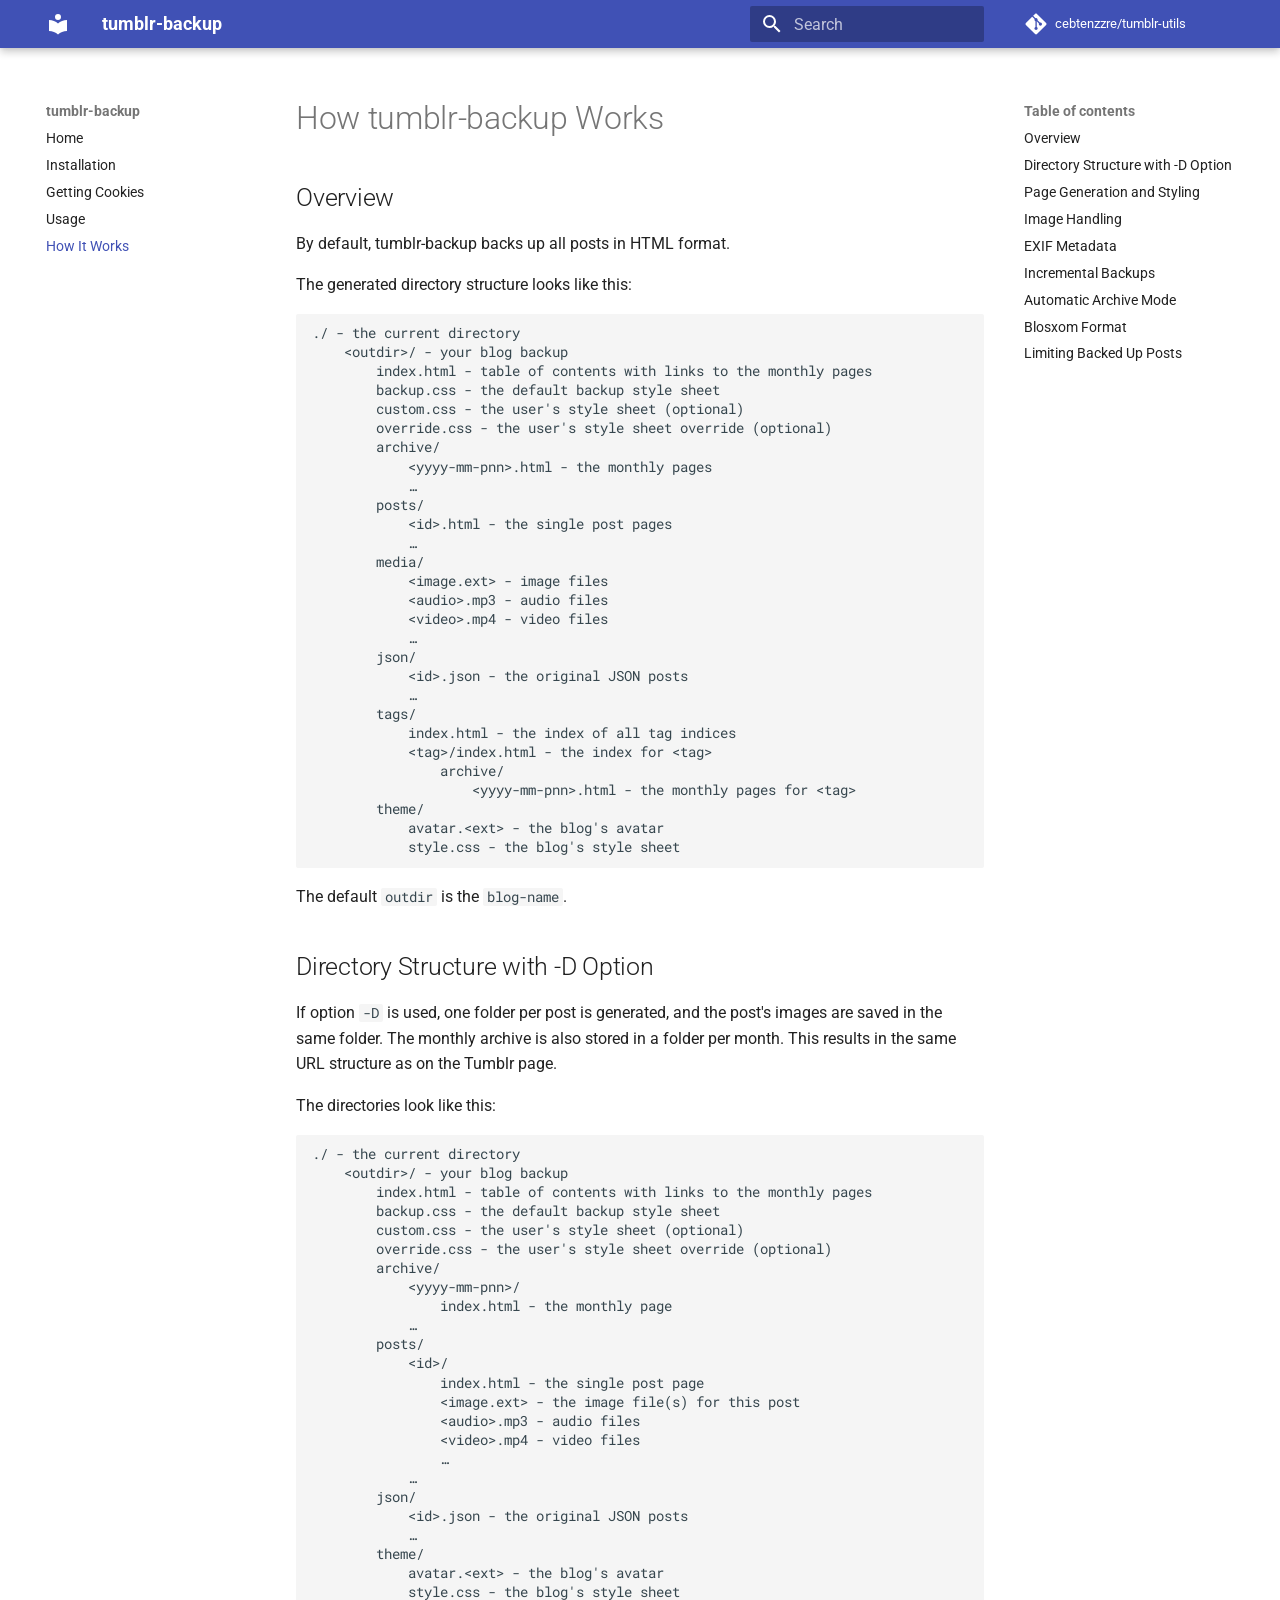
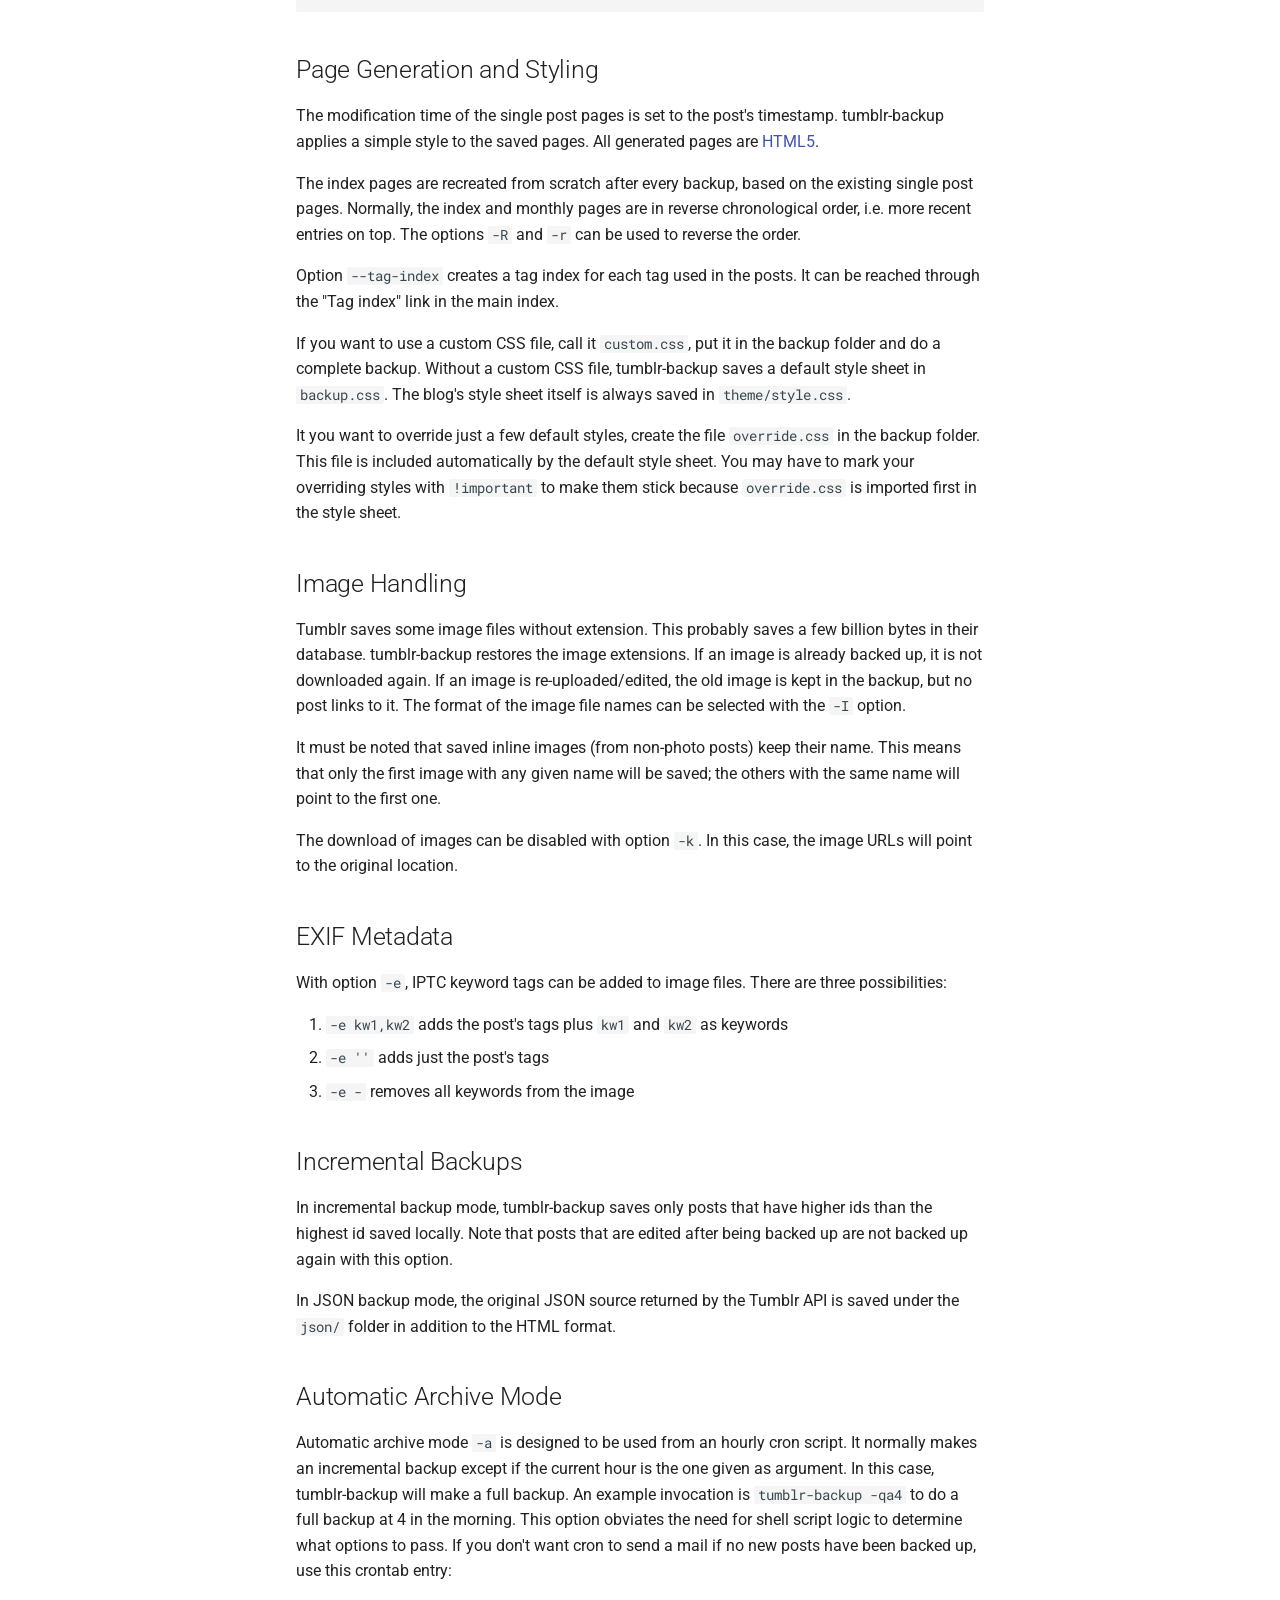
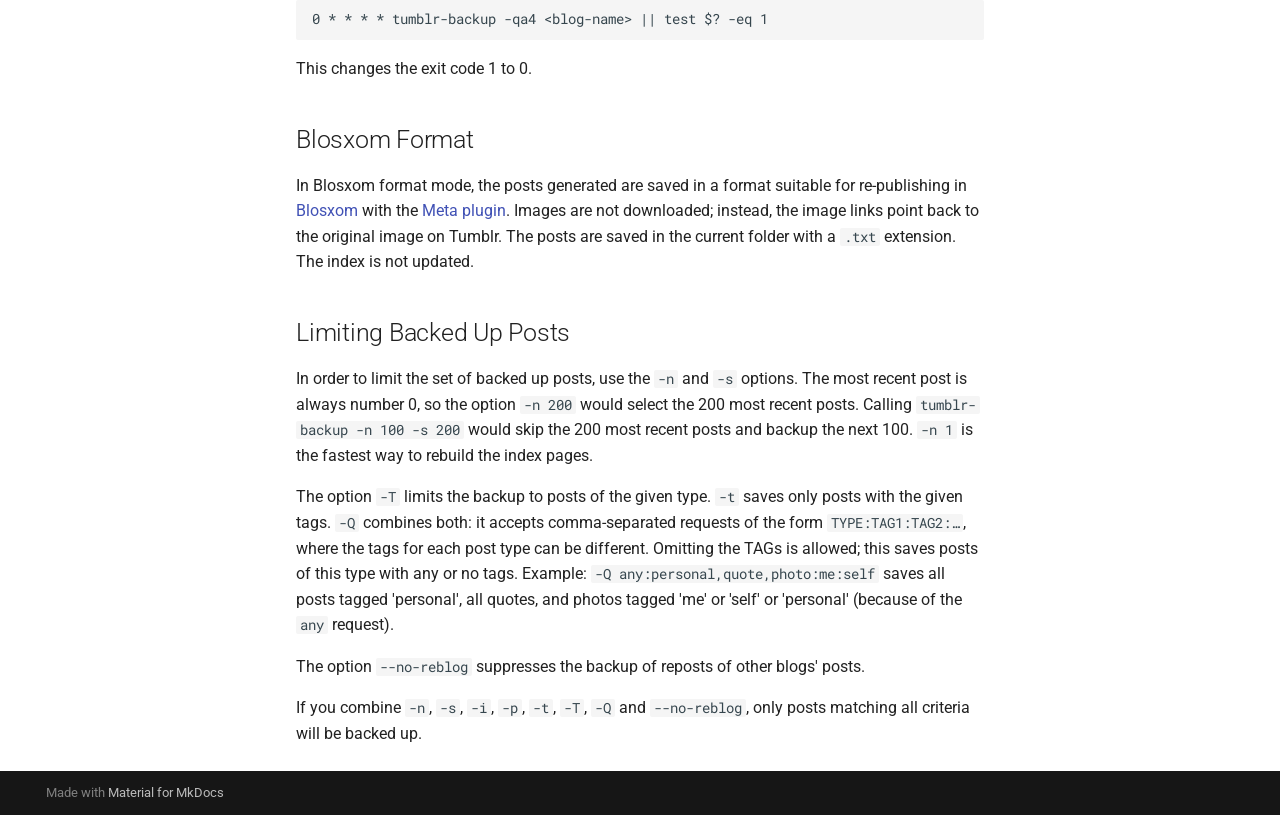
<file: operation/index.html>
<!doctype html>
<html lang="en" class="no-js">
  <head>
    
      <meta charset="utf-8">
      <meta name="viewport" content="width=device-width,initial-scale=1">
      
        <meta name="description" content="Back up your Tumblr blog locally as browsable HTML files, with images and media.">
      
      
      
        <link rel="canonical" href="https://cebtenzzre.github.io/tumblr-utils/operation/">
      
      
        <link rel="prev" href="../usage/">
      
      
      
        
      
      
      <link rel="icon" href="../assets/images/favicon.png">
      <meta name="generator" content="mkdocs-1.6.1, mkdocs-material-9.8.0">
    
    
      
        <title>How It Works - tumblr-backup</title>
      
    
    
      <link rel="stylesheet" href="../assets/stylesheets/main.57a0d79d.min.css">
      
      


    
    
      
    
    
      
        
        
        <link rel="preconnect" href="https://fonts.gstatic.com" crossorigin>
        <link rel="stylesheet" href="https://fonts.googleapis.com/css?family=Roboto:300,300i,400,400i,700,700i%7CRoboto+Mono:400,400i,700,700i&display=fallback">
        <style>:root{--md-text-font:"Roboto";--md-code-font:"Roboto Mono"}</style>
      
    
    
    <script>__md_scope=new URL("..",location),__md_hash=e=>[...e].reduce(((e,_)=>(e<<5)-e+_.charCodeAt(0)),0),__md_get=(e,_=localStorage,t=__md_scope)=>JSON.parse(_.getItem(t.pathname+"."+e)),__md_set=(e,_,t=localStorage,a=__md_scope)=>{try{t.setItem(a.pathname+"."+e,JSON.stringify(_))}catch(e){}}</script>
    
      

    
    
<meta name="google-site-verification" content="XFKRV2zYKmIHwnPnH_YZFo3xPoKyQiOLE2FR__WYFIA" />

  </head>
  
  
    <body dir="ltr">
  
    
    <input class="md-toggle" data-md-toggle="drawer" type="checkbox" id="__drawer" autocomplete="off">
    <input class="md-toggle" data-md-toggle="search" type="checkbox" id="__search" autocomplete="off">
    <label class="md-overlay" for="__drawer"></label>
    <div data-md-component="skip">
      
        
        <a href="#how-tumblr-backup-works" class="md-skip">
          Skip to content
        </a>
      
    </div>
    <div data-md-component="announce">
      
    </div>
    
    
      

  

<header class="md-header md-header--shadow" data-md-component="header">
  <nav class="md-header__inner md-grid" aria-label="Header">
    <a href=".." title="tumblr-backup" class="md-header__button md-logo" aria-label="tumblr-backup" data-md-component="logo">
      
  
  <svg xmlns="http://www.w3.org/2000/svg" viewBox="0 0 24 24"><path d="M12 8a3 3 0 0 0 3-3 3 3 0 0 0-3-3 3 3 0 0 0-3 3 3 3 0 0 0 3 3m0 3.54C9.64 9.35 6.5 8 3 8v11c3.5 0 6.64 1.35 9 3.54 2.36-2.19 5.5-3.54 9-3.54V8c-3.5 0-6.64 1.35-9 3.54"/></svg>

    </a>
    <label class="md-header__button md-icon" for="__drawer">
      
      <svg xmlns="http://www.w3.org/2000/svg" viewBox="0 0 24 24"><path d="M3 6h18v2H3zm0 5h18v2H3zm0 5h18v2H3z"/></svg>
    </label>
    <div class="md-header__title" data-md-component="header-title">
      <div class="md-header__ellipsis">
        <div class="md-header__topic">
          <span class="md-ellipsis">
            tumblr-backup
          </span>
        </div>
        <div class="md-header__topic" data-md-component="header-topic">
          <span class="md-ellipsis">
            
              How It Works
            
          </span>
        </div>
      </div>
    </div>
    
    
      <script>var palette=__md_get("__palette");if(palette&&palette.color){if("(prefers-color-scheme)"===palette.color.media){var media=matchMedia("(prefers-color-scheme: light)"),input=document.querySelector(media.matches?"[data-md-color-media='(prefers-color-scheme: light)']":"[data-md-color-media='(prefers-color-scheme: dark)']");palette.color.media=input.getAttribute("data-md-color-media"),palette.color.scheme=input.getAttribute("data-md-color-scheme"),palette.color.primary=input.getAttribute("data-md-color-primary"),palette.color.accent=input.getAttribute("data-md-color-accent")}for(var[key,value]of Object.entries(palette.color))document.body.setAttribute("data-md-color-"+key,value)}</script>
    
    
    
      
      
        <label class="md-header__button md-icon" for="__search">
          
          <svg xmlns="http://www.w3.org/2000/svg" viewBox="0 0 24 24"><path d="M9.5 3A6.5 6.5 0 0 1 16 9.5c0 1.61-.59 3.09-1.56 4.23l.27.27h.79l5 5-1.5 1.5-5-5v-.79l-.27-.27A6.52 6.52 0 0 1 9.5 16 6.5 6.5 0 0 1 3 9.5 6.5 6.5 0 0 1 9.5 3m0 2C7 5 5 7 5 9.5S7 14 9.5 14 14 12 14 9.5 12 5 9.5 5"/></svg>
        </label>
        <div class="md-search" data-md-component="search" role="dialog">
  <label class="md-search__overlay" for="__search"></label>
  <div class="md-search__inner" role="search">
    <form class="md-search__form" name="search">
      <input type="text" class="md-search__input" name="query" aria-label="Search" placeholder="Search" autocapitalize="off" autocorrect="off" autocomplete="off" spellcheck="false" data-md-component="search-query" required>
      <label class="md-search__icon md-icon" for="__search">
        
        <svg xmlns="http://www.w3.org/2000/svg" viewBox="0 0 24 24"><path d="M9.5 3A6.5 6.5 0 0 1 16 9.5c0 1.61-.59 3.09-1.56 4.23l.27.27h.79l5 5-1.5 1.5-5-5v-.79l-.27-.27A6.52 6.52 0 0 1 9.5 16 6.5 6.5 0 0 1 3 9.5 6.5 6.5 0 0 1 9.5 3m0 2C7 5 5 7 5 9.5S7 14 9.5 14 14 12 14 9.5 12 5 9.5 5"/></svg>
        
        <svg xmlns="http://www.w3.org/2000/svg" viewBox="0 0 24 24"><path d="M20 11v2H8l5.5 5.5-1.42 1.42L4.16 12l7.92-7.92L13.5 5.5 8 11z"/></svg>
      </label>
      <nav class="md-search__options" aria-label="Search">
        
        <button type="reset" class="md-search__icon md-icon" title="Clear" aria-label="Clear" tabindex="-1">
          
          <svg xmlns="http://www.w3.org/2000/svg" viewBox="0 0 24 24"><path d="M19 6.41 17.59 5 12 10.59 6.41 5 5 6.41 10.59 12 5 17.59 6.41 19 12 13.41 17.59 19 19 17.59 13.41 12z"/></svg>
        </button>
      </nav>
      
    </form>
    <div class="md-search__output">
      <div class="md-search__scrollwrap" tabindex="0" data-md-scrollfix>
        <div class="md-search-result" data-md-component="search-result">
          <div class="md-search-result__meta">
            Initializing search
          </div>
          <ol class="md-search-result__list" role="presentation"></ol>
        </div>
      </div>
    </div>
  </div>
</div>
      
    
    
      <div class="md-header__source">
        <a href="https://github.com/cebtenzzre/tumblr-utils" title="Go to repository" class="md-source" data-md-component="source">
  <div class="md-source__icon md-icon">
    
    <svg xmlns="http://www.w3.org/2000/svg" viewBox="0 0 448 512"><!--! Font Awesome Free 7.1.0 by @fontawesome - https://fontawesome.com License - https://fontawesome.com/license/free (Icons: CC BY 4.0, Fonts: SIL OFL 1.1, Code: MIT License) Copyright 2025 Fonticons, Inc.--><path d="M439.6 236.1 244 40.5c-5.4-5.5-12.8-8.5-20.4-8.5s-15 3-20.4 8.4L162.5 81l51.5 51.5c27.1-9.1 52.7 16.8 43.4 43.7l49.7 49.7c34.2-11.8 61.2 31 35.5 56.7-26.5 26.5-70.2-2.9-56-37.3L240.3 199v121.9c25.3 12.5 22.3 41.8 9.1 55-6.4 6.4-15.2 10.1-24.3 10.1s-17.8-3.6-24.3-10.1c-17.6-17.6-11.1-46.9 11.2-56v-123c-20.8-8.5-24.6-30.7-18.6-45L142.6 101 8.5 235.1C3 240.6 0 247.9 0 255.5s3 15 8.5 20.4l195.6 195.7c5.4 5.4 12.7 8.4 20.4 8.4s15-3 20.4-8.4l194.7-194.7c5.4-5.4 8.4-12.8 8.4-20.4s-3-15-8.4-20.4"/></svg>
  </div>
  <div class="md-source__repository">
    cebtenzzre/tumblr-utils
  </div>
</a>
      </div>
    
  </nav>
  
</header>
    
    <div class="md-container" data-md-component="container">
      
      
        
          
        
      
      <main class="md-main" data-md-component="main">
        <div class="md-main__inner md-grid">
          
            
              
              <div class="md-sidebar md-sidebar--primary" data-md-component="sidebar" data-md-type="navigation" >
                <div class="md-sidebar__scrollwrap">
                  <div class="md-sidebar__inner">
                    



<nav class="md-nav md-nav--primary" aria-label="Navigation" data-md-level="0">
  <label class="md-nav__title" for="__drawer">
    <a href=".." title="tumblr-backup" class="md-nav__button md-logo" aria-label="tumblr-backup" data-md-component="logo">
      
  
  <svg xmlns="http://www.w3.org/2000/svg" viewBox="0 0 24 24"><path d="M12 8a3 3 0 0 0 3-3 3 3 0 0 0-3-3 3 3 0 0 0-3 3 3 3 0 0 0 3 3m0 3.54C9.64 9.35 6.5 8 3 8v11c3.5 0 6.64 1.35 9 3.54 2.36-2.19 5.5-3.54 9-3.54V8c-3.5 0-6.64 1.35-9 3.54"/></svg>

    </a>
    tumblr-backup
  </label>
  
    <div class="md-nav__source">
      <a href="https://github.com/cebtenzzre/tumblr-utils" title="Go to repository" class="md-source" data-md-component="source">
  <div class="md-source__icon md-icon">
    
    <svg xmlns="http://www.w3.org/2000/svg" viewBox="0 0 448 512"><!--! Font Awesome Free 7.1.0 by @fontawesome - https://fontawesome.com License - https://fontawesome.com/license/free (Icons: CC BY 4.0, Fonts: SIL OFL 1.1, Code: MIT License) Copyright 2025 Fonticons, Inc.--><path d="M439.6 236.1 244 40.5c-5.4-5.5-12.8-8.5-20.4-8.5s-15 3-20.4 8.4L162.5 81l51.5 51.5c27.1-9.1 52.7 16.8 43.4 43.7l49.7 49.7c34.2-11.8 61.2 31 35.5 56.7-26.5 26.5-70.2-2.9-56-37.3L240.3 199v121.9c25.3 12.5 22.3 41.8 9.1 55-6.4 6.4-15.2 10.1-24.3 10.1s-17.8-3.6-24.3-10.1c-17.6-17.6-11.1-46.9 11.2-56v-123c-20.8-8.5-24.6-30.7-18.6-45L142.6 101 8.5 235.1C3 240.6 0 247.9 0 255.5s3 15 8.5 20.4l195.6 195.7c5.4 5.4 12.7 8.4 20.4 8.4s15-3 20.4-8.4l194.7-194.7c5.4-5.4 8.4-12.8 8.4-20.4s-3-15-8.4-20.4"/></svg>
  </div>
  <div class="md-source__repository">
    cebtenzzre/tumblr-utils
  </div>
</a>
    </div>
  
  <ul class="md-nav__list" data-md-scrollfix>
    
      
      
  
  
  
  
    <li class="md-nav__item">
      <a href=".." class="md-nav__link">
        
  
  
  <span class="md-ellipsis">
    
  
    Home
  

    
  </span>
  
  

      </a>
    </li>
  

    
      
      
  
  
  
  
    <li class="md-nav__item">
      <a href="../installation/" class="md-nav__link">
        
  
  
  <span class="md-ellipsis">
    
  
    Installation
  

    
  </span>
  
  

      </a>
    </li>
  

    
      
      
  
  
  
  
    <li class="md-nav__item">
      <a href="../cookies/" class="md-nav__link">
        
  
  
  <span class="md-ellipsis">
    
  
    Getting Cookies
  

    
  </span>
  
  

      </a>
    </li>
  

    
      
      
  
  
  
  
    <li class="md-nav__item">
      <a href="../usage/" class="md-nav__link">
        
  
  
  <span class="md-ellipsis">
    
  
    Usage
  

    
  </span>
  
  

      </a>
    </li>
  

    
      
      
  
  
    
  
  
  
    <li class="md-nav__item md-nav__item--active">
      
      <input class="md-nav__toggle md-toggle" type="checkbox" id="__toc">
      
      
        
      
      
        <label class="md-nav__link md-nav__link--active" for="__toc">
          
  
  
  <span class="md-ellipsis">
    
  
    How It Works
  

    
  </span>
  
  

          <span class="md-nav__icon md-icon"></span>
        </label>
      
      <a href="./" class="md-nav__link md-nav__link--active">
        
  
  
  <span class="md-ellipsis">
    
  
    How It Works
  

    
  </span>
  
  

      </a>
      
        

<nav class="md-nav md-nav--secondary" aria-label="Table of contents">
  
  
  
    
  
  
    <label class="md-nav__title" for="__toc">
      <span class="md-nav__icon md-icon"></span>
      Table of contents
    </label>
    <ul class="md-nav__list" data-md-component="toc" data-md-scrollfix>
      
        <li class="md-nav__item">
  <a href="#overview" class="md-nav__link">
    <span class="md-ellipsis">
      
        Overview
      
    </span>
  </a>
  
</li>
      
        <li class="md-nav__item">
  <a href="#directory-structure-with-d-option" class="md-nav__link">
    <span class="md-ellipsis">
      
        Directory Structure with -D Option
      
    </span>
  </a>
  
</li>
      
        <li class="md-nav__item">
  <a href="#page-generation-and-styling" class="md-nav__link">
    <span class="md-ellipsis">
      
        Page Generation and Styling
      
    </span>
  </a>
  
</li>
      
        <li class="md-nav__item">
  <a href="#image-handling" class="md-nav__link">
    <span class="md-ellipsis">
      
        Image Handling
      
    </span>
  </a>
  
</li>
      
        <li class="md-nav__item">
  <a href="#exif-metadata" class="md-nav__link">
    <span class="md-ellipsis">
      
        EXIF Metadata
      
    </span>
  </a>
  
</li>
      
        <li class="md-nav__item">
  <a href="#incremental-backups" class="md-nav__link">
    <span class="md-ellipsis">
      
        Incremental Backups
      
    </span>
  </a>
  
</li>
      
        <li class="md-nav__item">
  <a href="#automatic-archive-mode" class="md-nav__link">
    <span class="md-ellipsis">
      
        Automatic Archive Mode
      
    </span>
  </a>
  
</li>
      
        <li class="md-nav__item">
  <a href="#blosxom-format" class="md-nav__link">
    <span class="md-ellipsis">
      
        Blosxom Format
      
    </span>
  </a>
  
</li>
      
        <li class="md-nav__item">
  <a href="#limiting-backed-up-posts" class="md-nav__link">
    <span class="md-ellipsis">
      
        Limiting Backed Up Posts
      
    </span>
  </a>
  
</li>
      
    </ul>
  
</nav>
      
    </li>
  

    
  </ul>
</nav>
                  </div>
                </div>
              </div>
            
            
              
              <div class="md-sidebar md-sidebar--secondary" data-md-component="sidebar" data-md-type="toc" >
                <div class="md-sidebar__scrollwrap">
                  <div class="md-sidebar__inner">
                    

<nav class="md-nav md-nav--secondary" aria-label="Table of contents">
  
  
  
    
  
  
    <label class="md-nav__title" for="__toc">
      <span class="md-nav__icon md-icon"></span>
      Table of contents
    </label>
    <ul class="md-nav__list" data-md-component="toc" data-md-scrollfix>
      
        <li class="md-nav__item">
  <a href="#overview" class="md-nav__link">
    <span class="md-ellipsis">
      
        Overview
      
    </span>
  </a>
  
</li>
      
        <li class="md-nav__item">
  <a href="#directory-structure-with-d-option" class="md-nav__link">
    <span class="md-ellipsis">
      
        Directory Structure with -D Option
      
    </span>
  </a>
  
</li>
      
        <li class="md-nav__item">
  <a href="#page-generation-and-styling" class="md-nav__link">
    <span class="md-ellipsis">
      
        Page Generation and Styling
      
    </span>
  </a>
  
</li>
      
        <li class="md-nav__item">
  <a href="#image-handling" class="md-nav__link">
    <span class="md-ellipsis">
      
        Image Handling
      
    </span>
  </a>
  
</li>
      
        <li class="md-nav__item">
  <a href="#exif-metadata" class="md-nav__link">
    <span class="md-ellipsis">
      
        EXIF Metadata
      
    </span>
  </a>
  
</li>
      
        <li class="md-nav__item">
  <a href="#incremental-backups" class="md-nav__link">
    <span class="md-ellipsis">
      
        Incremental Backups
      
    </span>
  </a>
  
</li>
      
        <li class="md-nav__item">
  <a href="#automatic-archive-mode" class="md-nav__link">
    <span class="md-ellipsis">
      
        Automatic Archive Mode
      
    </span>
  </a>
  
</li>
      
        <li class="md-nav__item">
  <a href="#blosxom-format" class="md-nav__link">
    <span class="md-ellipsis">
      
        Blosxom Format
      
    </span>
  </a>
  
</li>
      
        <li class="md-nav__item">
  <a href="#limiting-backed-up-posts" class="md-nav__link">
    <span class="md-ellipsis">
      
        Limiting Backed Up Posts
      
    </span>
  </a>
  
</li>
      
    </ul>
  
</nav>
                  </div>
                </div>
              </div>
            
          
          
            <div class="md-content" data-md-component="content">
              
              <article class="md-content__inner md-typeset">
                
                  


  
  


<h1 id="how-tumblr-backup-works">How tumblr-backup Works</h1>
<h2 id="overview">Overview</h2>
<p>By default, tumblr-backup backs up all posts in HTML format.</p>
<p>The generated directory structure looks like this:</p>
<div class="highlight"><pre><span></span><code>./ - the current directory
    &lt;outdir&gt;/ - your blog backup
        index.html - table of contents with links to the monthly pages
        backup.css - the default backup style sheet
        custom.css - the user's style sheet (optional)
        override.css - the user's style sheet override (optional)
        archive/
            &lt;yyyy-mm-pnn&gt;.html - the monthly pages
            …
        posts/
            &lt;id&gt;.html - the single post pages
            …
        media/
            &lt;image.ext&gt; - image files
            &lt;audio&gt;.mp3 - audio files
            &lt;video&gt;.mp4 - video files
            …
        json/
            &lt;id&gt;.json - the original JSON posts
            …
        tags/
            index.html - the index of all tag indices
            &lt;tag&gt;/index.html - the index for &lt;tag&gt;
                archive/
                    &lt;yyyy-mm-pnn&gt;.html - the monthly pages for &lt;tag&gt;
        theme/
            avatar.&lt;ext&gt; - the blog's avatar
            style.css - the blog's style sheet
</code></pre></div>
<p>The default <code>outdir</code> is the <code>blog-name</code>.</p>
<h2 id="directory-structure-with-d-option">Directory Structure with -D Option</h2>
<p>If option <code>-D</code> is used, one folder per post is generated, and the post's
images are saved in the same folder. The monthly archive is also stored in a
folder per month. This results in the same URL structure as on the Tumblr page.</p>
<p>The directories look like this:</p>
<div class="highlight"><pre><span></span><code>./ - the current directory
    &lt;outdir&gt;/ - your blog backup
        index.html - table of contents with links to the monthly pages
        backup.css - the default backup style sheet
        custom.css - the user's style sheet (optional)
        override.css - the user's style sheet override (optional)
        archive/
            &lt;yyyy-mm-pnn&gt;/
                index.html - the monthly page
            …
        posts/
            &lt;id&gt;/
                index.html - the single post page
                &lt;image.ext&gt; - the image file(s) for this post
                &lt;audio&gt;.mp3 - audio files
                &lt;video&gt;.mp4 - video files
                …
            …
        json/
            &lt;id&gt;.json - the original JSON posts
            …
        theme/
            avatar.&lt;ext&gt; - the blog's avatar
            style.css - the blog's style sheet
</code></pre></div>
<h2 id="page-generation-and-styling">Page Generation and Styling</h2>
<p>The modification time of the single post pages is set to the post's timestamp.
tumblr-backup applies a simple style to the saved pages. All generated pages are
<a href="http://html5.org">HTML5</a>.</p>
<p>The index pages are recreated from scratch after every backup, based on the
existing single post pages. Normally, the index and monthly pages are in
reverse chronological order, i.e. more recent entries on top. The options <code>-R</code>
and <code>-r</code> can be used to reverse the order.</p>
<p>Option <code>--tag-index</code> creates a tag index for each tag used in the posts.
It can be reached through the "Tag index" link in the main index.</p>
<p>If you want to use a custom CSS file, call it <code>custom.css</code>, put it in the backup
folder and do a complete backup. Without a custom CSS file, tumblr-backup saves
a default style sheet in <code>backup.css</code>. The blog's style sheet itself is always
saved in <code>theme/style.css</code>.</p>
<p>It you want to override just a few default styles, create the file
<code>override.css</code> in the backup folder. This file is included automatically by the
default style sheet. You may have to mark your overriding styles with
<code>!important</code> to make them stick because <code>override.css</code> is imported first in the
style sheet.</p>
<h2 id="image-handling">Image Handling</h2>
<p>Tumblr saves some image files without extension. This probably saves a few
billion bytes in their database. tumblr-backup restores the image extensions. If
an image is already backed up, it is not downloaded again. If an image is
re-uploaded/edited, the old image is kept in the backup, but no post links to
it. The format of the image file names can be selected with the <code>-I</code> option.</p>
<p>It must be noted that saved inline images (from non-photo posts) keep their
name. This means that only the first image with any given name will be saved;
the others with the same name will point to the first one.</p>
<p>The download of images can be disabled with option <code>-k</code>. In this case, the
image URLs will point to the original location.</p>
<h2 id="exif-metadata">EXIF Metadata</h2>
<p>With option <code>-e</code>, IPTC keyword tags can be added to image files. There are
three possibilities:</p>
<ol>
<li><code>-e kw1,kw2</code> adds the post's tags plus <code>kw1</code> and <code>kw2</code> as keywords</li>
<li><code>-e ''</code> adds just the post's tags</li>
<li><code>-e -</code> removes all keywords from the image</li>
</ol>
<h2 id="incremental-backups">Incremental Backups</h2>
<p>In incremental backup mode, tumblr-backup saves only posts that have higher ids
than the highest id saved locally. Note that posts that are edited after being
backed up are not backed up again with this option.</p>
<p>In JSON backup mode, the original JSON source returned by the Tumblr API is
saved under the <code>json/</code> folder in addition to the HTML format.</p>
<h2 id="automatic-archive-mode">Automatic Archive Mode</h2>
<p>Automatic archive mode <code>-a</code> is designed to be used from an hourly cron script.
It normally makes an incremental backup except if the current hour is the one
given as argument. In this case, tumblr-backup will make a full backup. An
example invocation is <code>tumblr-backup -qa4</code> to do a full backup at 4 in the
morning. This option obviates the need for shell script logic to determine what
options to pass. If you don't want cron to send a mail if no new posts have been
backed up, use this crontab entry:</p>
<div class="highlight"><pre><span></span><code>0 * * * * tumblr-backup -qa4 &lt;blog-name&gt; || test $? -eq 1
</code></pre></div>
<p>This changes the exit code 1 to 0.</p>
<h2 id="blosxom-format">Blosxom Format</h2>
<p>In Blosxom format mode, the posts generated are saved in a format suitable for
re-publishing in <a href="http://www.blosxom.com">Blosxom</a> with the <a href="http://www.blosxom.com/plugins/meta/meta.htm">Meta
plugin</a>. Images are not
downloaded; instead, the image links point back to the original image on
Tumblr. The posts are saved in the current folder with a <code>.txt</code> extension. The
index is not updated.</p>
<h2 id="limiting-backed-up-posts">Limiting Backed Up Posts</h2>
<p>In order to limit the set of backed up posts, use the <code>-n</code> and <code>-s</code> options. The
most recent post is always number 0, so the option <code>-n 200</code> would select the 200
most recent posts. Calling <code>tumblr-backup -n 100 -s 200</code> would skip the 200 most
recent posts and backup the next 100. <code>-n 1</code> is the fastest way to rebuild the
index pages.</p>
<p>The option <code>-T</code> limits the backup to posts of the given type. <code>-t</code> saves only
posts with the given tags. <code>-Q</code> combines both: it accepts comma-separated
requests of the form <code>TYPE:TAG1:TAG2:…</code>, where the tags for each post type can
be different. Omitting the TAGs is allowed; this saves posts of this type with
any or no tags. Example: <code>-Q any:personal,quote,photo:me:self</code> saves all posts
tagged 'personal', all quotes, and photos tagged 'me' or 'self' or 'personal'
(because of the <code>any</code> request).</p>
<p>The option <code>--no-reblog</code> suppresses the backup of reposts of other blogs'
posts.</p>
<p>If you combine <code>-n</code>, <code>-s</code>, <code>-i</code>, <code>-p</code>, <code>-t</code>, <code>-T</code>, <code>-Q</code> and <code>--no-reblog</code>, only
posts matching all criteria will be backed up.</p>












                
              </article>
            </div>
          
          
<script>var target=document.getElementById(location.hash.slice(1));target&&target.name&&(target.checked=target.name.startsWith("__tabbed_"))</script>
        </div>
        
      </main>
      
        <footer class="md-footer">
  
  <div class="md-footer-meta md-typeset">
    <div class="md-footer-meta__inner md-grid">
      <div class="md-copyright">
  
  
    Made with
    <a href="https://squidfunk.github.io/mkdocs-material/" target="_blank" rel="noopener">
      Material for MkDocs
    </a>
  
</div>
      
    </div>
  </div>
</footer>
      
    </div>
    <div class="md-dialog" data-md-component="dialog">
      <div class="md-dialog__inner md-typeset"></div>
    </div>
    
    
    
      
      
      <script id="__config" type="application/json">{"annotate": null, "base": "..", "features": [], "search": "../assets/javascripts/workers/search.a7633da7.min.js", "tags": null, "translations": {"clipboard.copied": "Copied to clipboard", "clipboard.copy": "Copy to clipboard", "search.result.more.one": "1 more on this page", "search.result.more.other": "# more on this page", "search.result.none": "No matching documents", "search.result.one": "1 matching document", "search.result.other": "# matching documents", "search.result.placeholder": "Type to start searching", "search.result.term.missing": "Missing", "select.version": "Select version"}, "version": null}</script>
    
    
      <script src="../assets/javascripts/bundle.c21346df.min.js"></script>
      
    
  </body>
</html>
</file>
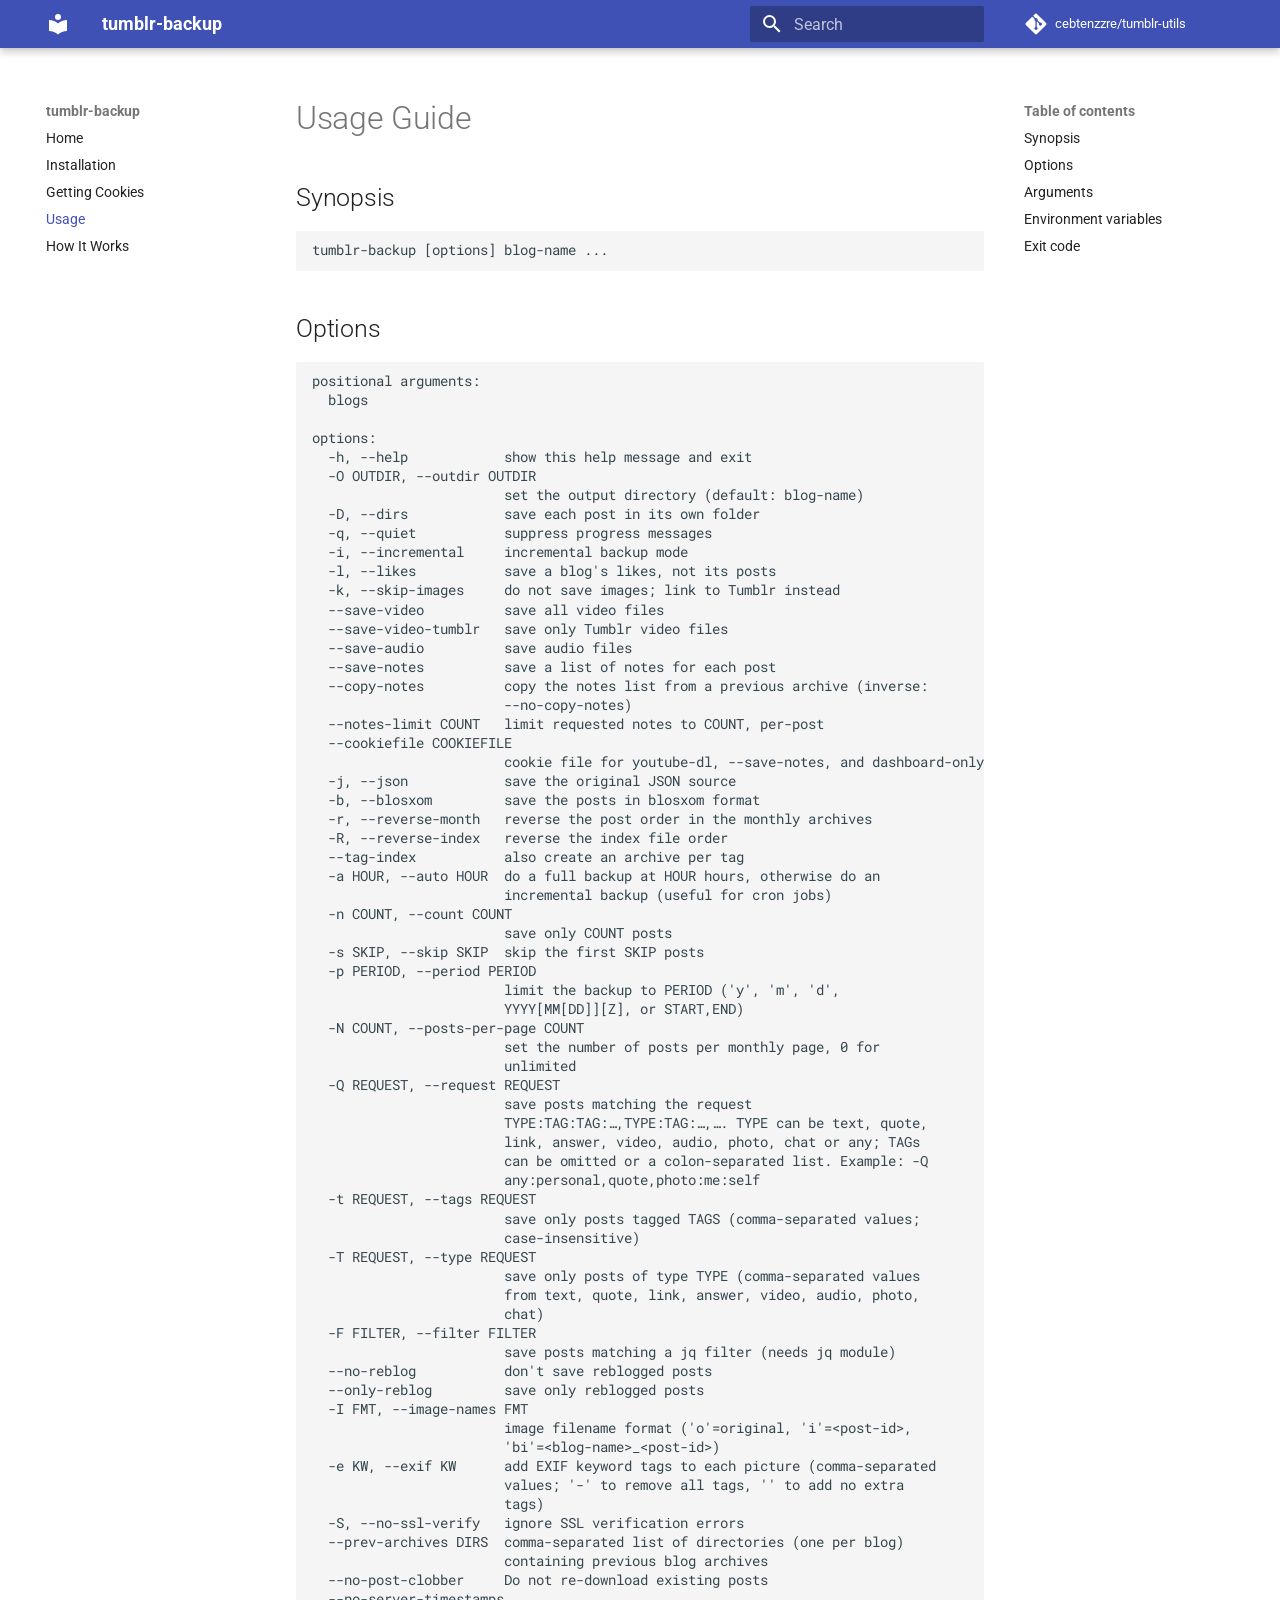
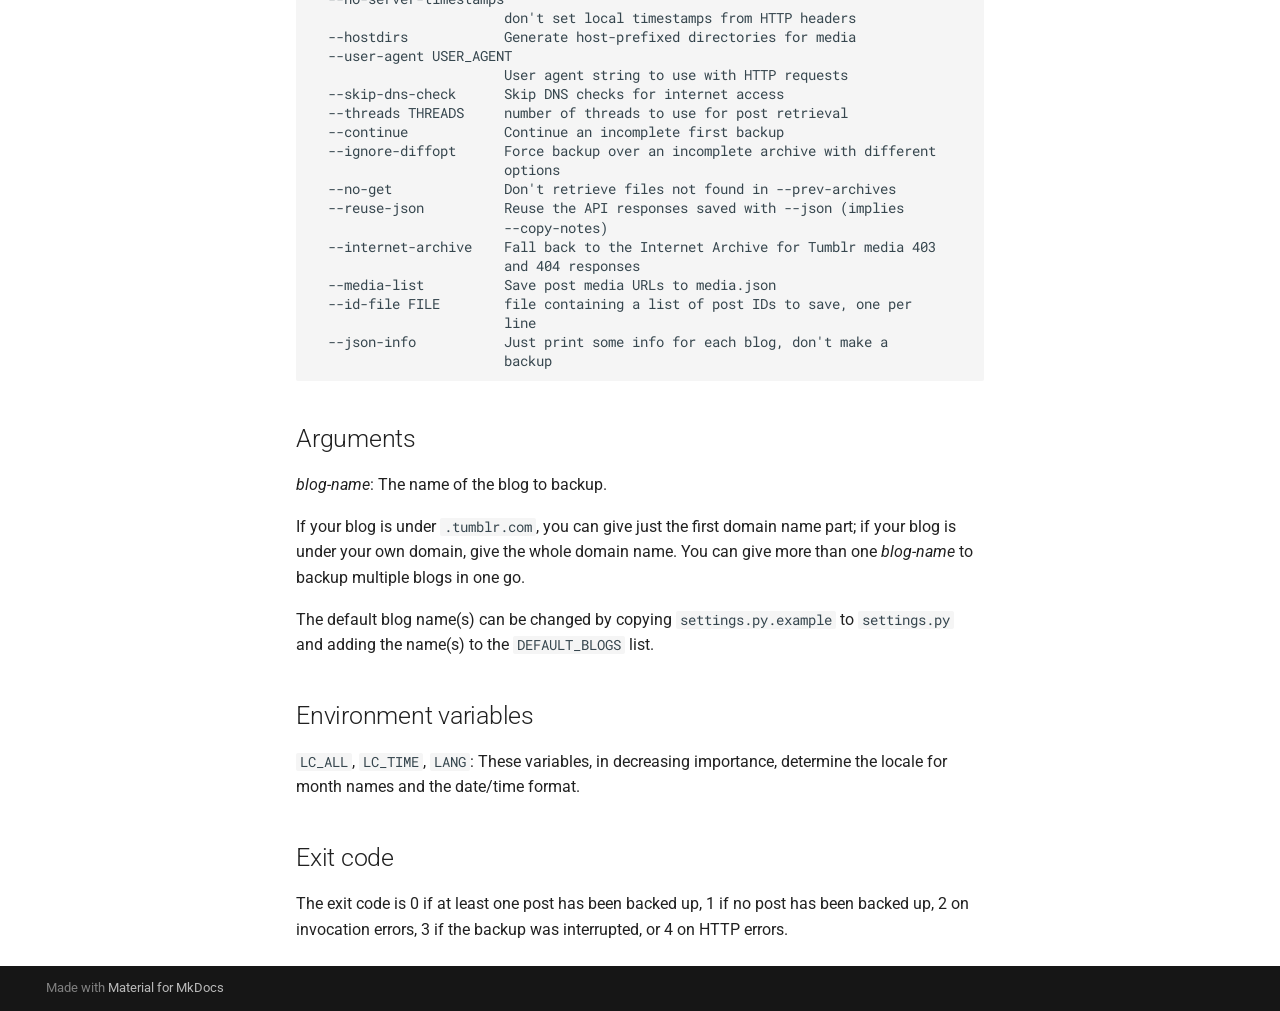
<file: usage/index.html>
<!doctype html>
<html lang="en" class="no-js">
  <head>
    
      <meta charset="utf-8">
      <meta name="viewport" content="width=device-width,initial-scale=1">
      
        <meta name="description" content="Back up your Tumblr blog locally as browsable HTML files, with images and media.">
      
      
      
        <link rel="canonical" href="https://cebtenzzre.github.io/tumblr-utils/usage/">
      
      
        <link rel="prev" href="../cookies/">
      
      
        <link rel="next" href="../operation/">
      
      
        
      
      
      <link rel="icon" href="../assets/images/favicon.png">
      <meta name="generator" content="mkdocs-1.6.1, mkdocs-material-9.8.0">
    
    
      
        <title>Usage - tumblr-backup</title>
      
    
    
      <link rel="stylesheet" href="../assets/stylesheets/main.57a0d79d.min.css">
      
      


    
    
      
    
    
      
        
        
        <link rel="preconnect" href="https://fonts.gstatic.com" crossorigin>
        <link rel="stylesheet" href="https://fonts.googleapis.com/css?family=Roboto:300,300i,400,400i,700,700i%7CRoboto+Mono:400,400i,700,700i&display=fallback">
        <style>:root{--md-text-font:"Roboto";--md-code-font:"Roboto Mono"}</style>
      
    
    
    <script>__md_scope=new URL("..",location),__md_hash=e=>[...e].reduce(((e,_)=>(e<<5)-e+_.charCodeAt(0)),0),__md_get=(e,_=localStorage,t=__md_scope)=>JSON.parse(_.getItem(t.pathname+"."+e)),__md_set=(e,_,t=localStorage,a=__md_scope)=>{try{t.setItem(a.pathname+"."+e,JSON.stringify(_))}catch(e){}}</script>
    
      

    
    
<meta name="google-site-verification" content="XFKRV2zYKmIHwnPnH_YZFo3xPoKyQiOLE2FR__WYFIA" />

  </head>
  
  
    <body dir="ltr">
  
    
    <input class="md-toggle" data-md-toggle="drawer" type="checkbox" id="__drawer" autocomplete="off">
    <input class="md-toggle" data-md-toggle="search" type="checkbox" id="__search" autocomplete="off">
    <label class="md-overlay" for="__drawer"></label>
    <div data-md-component="skip">
      
        
        <a href="#usage-guide" class="md-skip">
          Skip to content
        </a>
      
    </div>
    <div data-md-component="announce">
      
    </div>
    
    
      

  

<header class="md-header md-header--shadow" data-md-component="header">
  <nav class="md-header__inner md-grid" aria-label="Header">
    <a href=".." title="tumblr-backup" class="md-header__button md-logo" aria-label="tumblr-backup" data-md-component="logo">
      
  
  <svg xmlns="http://www.w3.org/2000/svg" viewBox="0 0 24 24"><path d="M12 8a3 3 0 0 0 3-3 3 3 0 0 0-3-3 3 3 0 0 0-3 3 3 3 0 0 0 3 3m0 3.54C9.64 9.35 6.5 8 3 8v11c3.5 0 6.64 1.35 9 3.54 2.36-2.19 5.5-3.54 9-3.54V8c-3.5 0-6.64 1.35-9 3.54"/></svg>

    </a>
    <label class="md-header__button md-icon" for="__drawer">
      
      <svg xmlns="http://www.w3.org/2000/svg" viewBox="0 0 24 24"><path d="M3 6h18v2H3zm0 5h18v2H3zm0 5h18v2H3z"/></svg>
    </label>
    <div class="md-header__title" data-md-component="header-title">
      <div class="md-header__ellipsis">
        <div class="md-header__topic">
          <span class="md-ellipsis">
            tumblr-backup
          </span>
        </div>
        <div class="md-header__topic" data-md-component="header-topic">
          <span class="md-ellipsis">
            
              Usage
            
          </span>
        </div>
      </div>
    </div>
    
    
      <script>var palette=__md_get("__palette");if(palette&&palette.color){if("(prefers-color-scheme)"===palette.color.media){var media=matchMedia("(prefers-color-scheme: light)"),input=document.querySelector(media.matches?"[data-md-color-media='(prefers-color-scheme: light)']":"[data-md-color-media='(prefers-color-scheme: dark)']");palette.color.media=input.getAttribute("data-md-color-media"),palette.color.scheme=input.getAttribute("data-md-color-scheme"),palette.color.primary=input.getAttribute("data-md-color-primary"),palette.color.accent=input.getAttribute("data-md-color-accent")}for(var[key,value]of Object.entries(palette.color))document.body.setAttribute("data-md-color-"+key,value)}</script>
    
    
    
      
      
        <label class="md-header__button md-icon" for="__search">
          
          <svg xmlns="http://www.w3.org/2000/svg" viewBox="0 0 24 24"><path d="M9.5 3A6.5 6.5 0 0 1 16 9.5c0 1.61-.59 3.09-1.56 4.23l.27.27h.79l5 5-1.5 1.5-5-5v-.79l-.27-.27A6.52 6.52 0 0 1 9.5 16 6.5 6.5 0 0 1 3 9.5 6.5 6.5 0 0 1 9.5 3m0 2C7 5 5 7 5 9.5S7 14 9.5 14 14 12 14 9.5 12 5 9.5 5"/></svg>
        </label>
        <div class="md-search" data-md-component="search" role="dialog">
  <label class="md-search__overlay" for="__search"></label>
  <div class="md-search__inner" role="search">
    <form class="md-search__form" name="search">
      <input type="text" class="md-search__input" name="query" aria-label="Search" placeholder="Search" autocapitalize="off" autocorrect="off" autocomplete="off" spellcheck="false" data-md-component="search-query" required>
      <label class="md-search__icon md-icon" for="__search">
        
        <svg xmlns="http://www.w3.org/2000/svg" viewBox="0 0 24 24"><path d="M9.5 3A6.5 6.5 0 0 1 16 9.5c0 1.61-.59 3.09-1.56 4.23l.27.27h.79l5 5-1.5 1.5-5-5v-.79l-.27-.27A6.52 6.52 0 0 1 9.5 16 6.5 6.5 0 0 1 3 9.5 6.5 6.5 0 0 1 9.5 3m0 2C7 5 5 7 5 9.5S7 14 9.5 14 14 12 14 9.5 12 5 9.5 5"/></svg>
        
        <svg xmlns="http://www.w3.org/2000/svg" viewBox="0 0 24 24"><path d="M20 11v2H8l5.5 5.5-1.42 1.42L4.16 12l7.92-7.92L13.5 5.5 8 11z"/></svg>
      </label>
      <nav class="md-search__options" aria-label="Search">
        
        <button type="reset" class="md-search__icon md-icon" title="Clear" aria-label="Clear" tabindex="-1">
          
          <svg xmlns="http://www.w3.org/2000/svg" viewBox="0 0 24 24"><path d="M19 6.41 17.59 5 12 10.59 6.41 5 5 6.41 10.59 12 5 17.59 6.41 19 12 13.41 17.59 19 19 17.59 13.41 12z"/></svg>
        </button>
      </nav>
      
    </form>
    <div class="md-search__output">
      <div class="md-search__scrollwrap" tabindex="0" data-md-scrollfix>
        <div class="md-search-result" data-md-component="search-result">
          <div class="md-search-result__meta">
            Initializing search
          </div>
          <ol class="md-search-result__list" role="presentation"></ol>
        </div>
      </div>
    </div>
  </div>
</div>
      
    
    
      <div class="md-header__source">
        <a href="https://github.com/cebtenzzre/tumblr-utils" title="Go to repository" class="md-source" data-md-component="source">
  <div class="md-source__icon md-icon">
    
    <svg xmlns="http://www.w3.org/2000/svg" viewBox="0 0 448 512"><!--! Font Awesome Free 7.1.0 by @fontawesome - https://fontawesome.com License - https://fontawesome.com/license/free (Icons: CC BY 4.0, Fonts: SIL OFL 1.1, Code: MIT License) Copyright 2025 Fonticons, Inc.--><path d="M439.6 236.1 244 40.5c-5.4-5.5-12.8-8.5-20.4-8.5s-15 3-20.4 8.4L162.5 81l51.5 51.5c27.1-9.1 52.7 16.8 43.4 43.7l49.7 49.7c34.2-11.8 61.2 31 35.5 56.7-26.5 26.5-70.2-2.9-56-37.3L240.3 199v121.9c25.3 12.5 22.3 41.8 9.1 55-6.4 6.4-15.2 10.1-24.3 10.1s-17.8-3.6-24.3-10.1c-17.6-17.6-11.1-46.9 11.2-56v-123c-20.8-8.5-24.6-30.7-18.6-45L142.6 101 8.5 235.1C3 240.6 0 247.9 0 255.5s3 15 8.5 20.4l195.6 195.7c5.4 5.4 12.7 8.4 20.4 8.4s15-3 20.4-8.4l194.7-194.7c5.4-5.4 8.4-12.8 8.4-20.4s-3-15-8.4-20.4"/></svg>
  </div>
  <div class="md-source__repository">
    cebtenzzre/tumblr-utils
  </div>
</a>
      </div>
    
  </nav>
  
</header>
    
    <div class="md-container" data-md-component="container">
      
      
        
          
        
      
      <main class="md-main" data-md-component="main">
        <div class="md-main__inner md-grid">
          
            
              
              <div class="md-sidebar md-sidebar--primary" data-md-component="sidebar" data-md-type="navigation" >
                <div class="md-sidebar__scrollwrap">
                  <div class="md-sidebar__inner">
                    



<nav class="md-nav md-nav--primary" aria-label="Navigation" data-md-level="0">
  <label class="md-nav__title" for="__drawer">
    <a href=".." title="tumblr-backup" class="md-nav__button md-logo" aria-label="tumblr-backup" data-md-component="logo">
      
  
  <svg xmlns="http://www.w3.org/2000/svg" viewBox="0 0 24 24"><path d="M12 8a3 3 0 0 0 3-3 3 3 0 0 0-3-3 3 3 0 0 0-3 3 3 3 0 0 0 3 3m0 3.54C9.64 9.35 6.5 8 3 8v11c3.5 0 6.64 1.35 9 3.54 2.36-2.19 5.5-3.54 9-3.54V8c-3.5 0-6.64 1.35-9 3.54"/></svg>

    </a>
    tumblr-backup
  </label>
  
    <div class="md-nav__source">
      <a href="https://github.com/cebtenzzre/tumblr-utils" title="Go to repository" class="md-source" data-md-component="source">
  <div class="md-source__icon md-icon">
    
    <svg xmlns="http://www.w3.org/2000/svg" viewBox="0 0 448 512"><!--! Font Awesome Free 7.1.0 by @fontawesome - https://fontawesome.com License - https://fontawesome.com/license/free (Icons: CC BY 4.0, Fonts: SIL OFL 1.1, Code: MIT License) Copyright 2025 Fonticons, Inc.--><path d="M439.6 236.1 244 40.5c-5.4-5.5-12.8-8.5-20.4-8.5s-15 3-20.4 8.4L162.5 81l51.5 51.5c27.1-9.1 52.7 16.8 43.4 43.7l49.7 49.7c34.2-11.8 61.2 31 35.5 56.7-26.5 26.5-70.2-2.9-56-37.3L240.3 199v121.9c25.3 12.5 22.3 41.8 9.1 55-6.4 6.4-15.2 10.1-24.3 10.1s-17.8-3.6-24.3-10.1c-17.6-17.6-11.1-46.9 11.2-56v-123c-20.8-8.5-24.6-30.7-18.6-45L142.6 101 8.5 235.1C3 240.6 0 247.9 0 255.5s3 15 8.5 20.4l195.6 195.7c5.4 5.4 12.7 8.4 20.4 8.4s15-3 20.4-8.4l194.7-194.7c5.4-5.4 8.4-12.8 8.4-20.4s-3-15-8.4-20.4"/></svg>
  </div>
  <div class="md-source__repository">
    cebtenzzre/tumblr-utils
  </div>
</a>
    </div>
  
  <ul class="md-nav__list" data-md-scrollfix>
    
      
      
  
  
  
  
    <li class="md-nav__item">
      <a href=".." class="md-nav__link">
        
  
  
  <span class="md-ellipsis">
    
  
    Home
  

    
  </span>
  
  

      </a>
    </li>
  

    
      
      
  
  
  
  
    <li class="md-nav__item">
      <a href="../installation/" class="md-nav__link">
        
  
  
  <span class="md-ellipsis">
    
  
    Installation
  

    
  </span>
  
  

      </a>
    </li>
  

    
      
      
  
  
  
  
    <li class="md-nav__item">
      <a href="../cookies/" class="md-nav__link">
        
  
  
  <span class="md-ellipsis">
    
  
    Getting Cookies
  

    
  </span>
  
  

      </a>
    </li>
  

    
      
      
  
  
    
  
  
  
    <li class="md-nav__item md-nav__item--active">
      
      <input class="md-nav__toggle md-toggle" type="checkbox" id="__toc">
      
      
        
      
      
        <label class="md-nav__link md-nav__link--active" for="__toc">
          
  
  
  <span class="md-ellipsis">
    
  
    Usage
  

    
  </span>
  
  

          <span class="md-nav__icon md-icon"></span>
        </label>
      
      <a href="./" class="md-nav__link md-nav__link--active">
        
  
  
  <span class="md-ellipsis">
    
  
    Usage
  

    
  </span>
  
  

      </a>
      
        

<nav class="md-nav md-nav--secondary" aria-label="Table of contents">
  
  
  
    
  
  
    <label class="md-nav__title" for="__toc">
      <span class="md-nav__icon md-icon"></span>
      Table of contents
    </label>
    <ul class="md-nav__list" data-md-component="toc" data-md-scrollfix>
      
        <li class="md-nav__item">
  <a href="#synopsis" class="md-nav__link">
    <span class="md-ellipsis">
      
        Synopsis
      
    </span>
  </a>
  
</li>
      
        <li class="md-nav__item">
  <a href="#options" class="md-nav__link">
    <span class="md-ellipsis">
      
        Options
      
    </span>
  </a>
  
</li>
      
        <li class="md-nav__item">
  <a href="#arguments" class="md-nav__link">
    <span class="md-ellipsis">
      
        Arguments
      
    </span>
  </a>
  
</li>
      
        <li class="md-nav__item">
  <a href="#environment-variables" class="md-nav__link">
    <span class="md-ellipsis">
      
        Environment variables
      
    </span>
  </a>
  
</li>
      
        <li class="md-nav__item">
  <a href="#exit-code" class="md-nav__link">
    <span class="md-ellipsis">
      
        Exit code
      
    </span>
  </a>
  
</li>
      
    </ul>
  
</nav>
      
    </li>
  

    
      
      
  
  
  
  
    <li class="md-nav__item">
      <a href="../operation/" class="md-nav__link">
        
  
  
  <span class="md-ellipsis">
    
  
    How It Works
  

    
  </span>
  
  

      </a>
    </li>
  

    
  </ul>
</nav>
                  </div>
                </div>
              </div>
            
            
              
              <div class="md-sidebar md-sidebar--secondary" data-md-component="sidebar" data-md-type="toc" >
                <div class="md-sidebar__scrollwrap">
                  <div class="md-sidebar__inner">
                    

<nav class="md-nav md-nav--secondary" aria-label="Table of contents">
  
  
  
    
  
  
    <label class="md-nav__title" for="__toc">
      <span class="md-nav__icon md-icon"></span>
      Table of contents
    </label>
    <ul class="md-nav__list" data-md-component="toc" data-md-scrollfix>
      
        <li class="md-nav__item">
  <a href="#synopsis" class="md-nav__link">
    <span class="md-ellipsis">
      
        Synopsis
      
    </span>
  </a>
  
</li>
      
        <li class="md-nav__item">
  <a href="#options" class="md-nav__link">
    <span class="md-ellipsis">
      
        Options
      
    </span>
  </a>
  
</li>
      
        <li class="md-nav__item">
  <a href="#arguments" class="md-nav__link">
    <span class="md-ellipsis">
      
        Arguments
      
    </span>
  </a>
  
</li>
      
        <li class="md-nav__item">
  <a href="#environment-variables" class="md-nav__link">
    <span class="md-ellipsis">
      
        Environment variables
      
    </span>
  </a>
  
</li>
      
        <li class="md-nav__item">
  <a href="#exit-code" class="md-nav__link">
    <span class="md-ellipsis">
      
        Exit code
      
    </span>
  </a>
  
</li>
      
    </ul>
  
</nav>
                  </div>
                </div>
              </div>
            
          
          
            <div class="md-content" data-md-component="content">
              
              <article class="md-content__inner md-typeset">
                
                  


  
  


<h1 id="usage-guide">Usage Guide</h1>
<h2 id="synopsis">Synopsis</h2>
<div class="highlight"><pre><span></span><code>tumblr-backup [options] blog-name ...
</code></pre></div>
<h2 id="options">Options</h2>
<div class="highlight"><pre><span></span><code>positional arguments:
  blogs

options:
  -h, --help            show this help message and exit
  -O OUTDIR, --outdir OUTDIR
                        set the output directory (default: blog-name)
  -D, --dirs            save each post in its own folder
  -q, --quiet           suppress progress messages
  -i, --incremental     incremental backup mode
  -l, --likes           save a blog's likes, not its posts
  -k, --skip-images     do not save images; link to Tumblr instead
  --save-video          save all video files
  --save-video-tumblr   save only Tumblr video files
  --save-audio          save audio files
  --save-notes          save a list of notes for each post
  --copy-notes          copy the notes list from a previous archive (inverse:
                        --no-copy-notes)
  --notes-limit COUNT   limit requested notes to COUNT, per-post
  --cookiefile COOKIEFILE
                        cookie file for youtube-dl, --save-notes, and dashboard-only blogs
  -j, --json            save the original JSON source
  -b, --blosxom         save the posts in blosxom format
  -r, --reverse-month   reverse the post order in the monthly archives
  -R, --reverse-index   reverse the index file order
  --tag-index           also create an archive per tag
  -a HOUR, --auto HOUR  do a full backup at HOUR hours, otherwise do an
                        incremental backup (useful for cron jobs)
  -n COUNT, --count COUNT
                        save only COUNT posts
  -s SKIP, --skip SKIP  skip the first SKIP posts
  -p PERIOD, --period PERIOD
                        limit the backup to PERIOD ('y', 'm', 'd',
                        YYYY[MM[DD]][Z], or START,END)
  -N COUNT, --posts-per-page COUNT
                        set the number of posts per monthly page, 0 for
                        unlimited
  -Q REQUEST, --request REQUEST
                        save posts matching the request
                        TYPE:TAG:TAG:…,TYPE:TAG:…,…. TYPE can be text, quote,
                        link, answer, video, audio, photo, chat or any; TAGs
                        can be omitted or a colon-separated list. Example: -Q
                        any:personal,quote,photo:me:self
  -t REQUEST, --tags REQUEST
                        save only posts tagged TAGS (comma-separated values;
                        case-insensitive)
  -T REQUEST, --type REQUEST
                        save only posts of type TYPE (comma-separated values
                        from text, quote, link, answer, video, audio, photo,
                        chat)
  -F FILTER, --filter FILTER
                        save posts matching a jq filter (needs jq module)
  --no-reblog           don't save reblogged posts
  --only-reblog         save only reblogged posts
  -I FMT, --image-names FMT
                        image filename format ('o'=original, 'i'=&lt;post-id&gt;,
                        'bi'=&lt;blog-name&gt;_&lt;post-id&gt;)
  -e KW, --exif KW      add EXIF keyword tags to each picture (comma-separated
                        values; '-' to remove all tags, '' to add no extra
                        tags)
  -S, --no-ssl-verify   ignore SSL verification errors
  --prev-archives DIRS  comma-separated list of directories (one per blog)
                        containing previous blog archives
  --no-post-clobber     Do not re-download existing posts
  --no-server-timestamps
                        don't set local timestamps from HTTP headers
  --hostdirs            Generate host-prefixed directories for media
  --user-agent USER_AGENT
                        User agent string to use with HTTP requests
  --skip-dns-check      Skip DNS checks for internet access
  --threads THREADS     number of threads to use for post retrieval
  --continue            Continue an incomplete first backup
  --ignore-diffopt      Force backup over an incomplete archive with different
                        options
  --no-get              Don't retrieve files not found in --prev-archives
  --reuse-json          Reuse the API responses saved with --json (implies
                        --copy-notes)
  --internet-archive    Fall back to the Internet Archive for Tumblr media 403
                        and 404 responses
  --media-list          Save post media URLs to media.json
  --id-file FILE        file containing a list of post IDs to save, one per
                        line
  --json-info           Just print some info for each blog, don't make a
                        backup
</code></pre></div>
<h2 id="arguments">Arguments</h2>
<p><em>blog-name</em>: The name of the blog to backup.</p>
<p>If your blog is under <code>.tumblr.com</code>, you can give just the first domain name
part; if your blog is under your own domain, give the whole domain name. You
can give more than one <em>blog-name</em> to backup multiple blogs in one go.</p>
<p>The default blog name(s) can be changed by copying <code>settings.py.example</code> to
<code>settings.py</code> and adding the name(s) to the <code>DEFAULT_BLOGS</code> list.</p>
<h2 id="environment-variables">Environment variables</h2>
<p><code>LC_ALL</code>, <code>LC_TIME</code>, <code>LANG</code>: These variables, in decreasing importance,
determine the locale for month names and the date/time format.</p>
<h2 id="exit-code">Exit code</h2>
<p>The exit code is 0 if at least one post has been backed up, 1 if no post has
been backed up, 2 on invocation errors, 3 if the backup was interrupted, or 4
on HTTP errors.</p>












                
              </article>
            </div>
          
          
<script>var target=document.getElementById(location.hash.slice(1));target&&target.name&&(target.checked=target.name.startsWith("__tabbed_"))</script>
        </div>
        
      </main>
      
        <footer class="md-footer">
  
  <div class="md-footer-meta md-typeset">
    <div class="md-footer-meta__inner md-grid">
      <div class="md-copyright">
  
  
    Made with
    <a href="https://squidfunk.github.io/mkdocs-material/" target="_blank" rel="noopener">
      Material for MkDocs
    </a>
  
</div>
      
    </div>
  </div>
</footer>
      
    </div>
    <div class="md-dialog" data-md-component="dialog">
      <div class="md-dialog__inner md-typeset"></div>
    </div>
    
    
    
      
      
      <script id="__config" type="application/json">{"annotate": null, "base": "..", "features": [], "search": "../assets/javascripts/workers/search.a7633da7.min.js", "tags": null, "translations": {"clipboard.copied": "Copied to clipboard", "clipboard.copy": "Copy to clipboard", "search.result.more.one": "1 more on this page", "search.result.more.other": "# more on this page", "search.result.none": "No matching documents", "search.result.one": "1 matching document", "search.result.other": "# matching documents", "search.result.placeholder": "Type to start searching", "search.result.term.missing": "Missing", "select.version": "Select version"}, "version": null}</script>
    
    
      <script src="../assets/javascripts/bundle.c21346df.min.js"></script>
      
    
  </body>
</html>
</file>
<file: assets/stylesheets/main.57a0d79d.min.css>
@charset "UTF-8";html{box-sizing:border-box;-webkit-text-size-adjust:none;-moz-text-size-adjust:none;text-size-adjust:none}*,:after,:before{box-sizing:inherit}@media(prefers-reduced-motion){*,:after,:before{transition:none!important}}body{margin:0;-webkit-font-smoothing:antialiased;-moz-osx-font-smoothing:grayscale;--md-text-font-family:var(--md-text-font, _),
    -apple-system, BlinkMacSystemFont, Helvetica, Arial, sans-serif;--md-code-font-family:var(--md-code-font, _),
    SFMono-Regular, Consolas, Menlo, monospace}.md-typeset code:not(.focus-visible),a,button,input,label{-webkit-tap-highlight-color:transparent}a{color:inherit;text-decoration:none}hr{box-sizing:initial;display:block;height:.05rem;padding:0;overflow:visible;border:0}small{font-size:80%}sub,sup{line-height:1em}img{border-style:none}table{border-spacing:0;border-collapse:initial}td,th{font-weight:400;vertical-align:top}button{padding:0;margin:0;font-family:inherit;font-size:inherit;background:#0000;border:0}input{border:0;outline:none}:root{--md-primary-fg-color:#4051b5;--md-primary-fg-color--light:#5d6cc0;--md-primary-fg-color--dark:#303fa1;--md-primary-bg-color:#fff;--md-primary-bg-color--light:#ffffffb3;--md-accent-fg-color:#526cfe;--md-accent-fg-color--transparent:#526cfe1a;--md-accent-bg-color:#fff;--md-accent-bg-color--light:#ffffffb3;--md-typeset-table-sort-icon:url("data:image/svg+xml;charset=utf-8,<svg xmlns='http://www.w3.org/2000/svg' viewBox='0 0 24 24'><path d='m18 21-4-4h3V7h-3l4-4 4 4h-3v10h3M2 19v-2h10v2M2 13v-2h7v2M2 7V5h4v2z'/></svg>");--md-typeset-table-sort-icon--asc:url("data:image/svg+xml;charset=utf-8,<svg xmlns='http://www.w3.org/2000/svg' viewBox='0 0 24 24'><path d='M19 17h3l-4 4-4-4h3V3h2M2 17h10v2H2M6 5v2H2V5m0 6h7v2H2z'/></svg>");--md-typeset-table-sort-icon--desc:url("data:image/svg+xml;charset=utf-8,<svg xmlns='http://www.w3.org/2000/svg' viewBox='0 0 24 24'><path d='M19 7h3l-4-4-4 4h3v14h2M2 17h10v2H2M6 5v2H2V5m0 6h7v2H2z'/></svg>")}[data-md-color-scheme=default]{color-scheme:light}[data-md-color-scheme=default] img[src$="#gh-dark-mode-only"],[data-md-color-scheme=default] img[src$="#only-dark"]{display:none}:root,[data-md-color-scheme=default]{--md-hue:225deg;--md-default-fg-color:#000000de;--md-default-fg-color--light:#0000008a;--md-default-fg-color--lighter:#00000052;--md-default-fg-color--lightest:#00000012;--md-default-bg-color:#fff;--md-default-bg-color--light:#ffffffb3;--md-default-bg-color--lighter:#ffffff4d;--md-default-bg-color--lightest:#ffffff1f;--md-code-fg-color:#36464e;--md-code-bg-color:#f5f5f5;--md-code-bg-color--light:#f5f5f5b3;--md-code-bg-color--lighter:#f5f5f54d;--md-code-hl-color:#4287ff;--md-code-hl-color--light:#4287ff1a;--md-code-hl-number-color:#d52a2a;--md-code-hl-special-color:#db1457;--md-code-hl-function-color:#a846b9;--md-code-hl-constant-color:#6e59d9;--md-code-hl-keyword-color:#3f6ec6;--md-code-hl-string-color:#1c7d4d;--md-code-hl-name-color:var(--md-code-fg-color);--md-code-hl-operator-color:var(--md-default-fg-color--light);--md-code-hl-punctuation-color:var(--md-default-fg-color--light);--md-code-hl-comment-color:var(--md-default-fg-color--light);--md-code-hl-generic-color:var(--md-default-fg-color--light);--md-code-hl-variable-color:var(--md-default-fg-color--light);--md-typeset-color:var(--md-default-fg-color);--md-typeset-a-color:var(--md-primary-fg-color);--md-typeset-del-color:#f5503d26;--md-typeset-ins-color:#0bd57026;--md-typeset-kbd-color:#fafafa;--md-typeset-kbd-accent-color:#fff;--md-typeset-kbd-border-color:#b8b8b8;--md-typeset-mark-color:#ffff0080;--md-typeset-table-color:#0000001f;--md-typeset-table-color--light:#00000009;--md-admonition-fg-color:var(--md-default-fg-color);--md-admonition-bg-color:var(--md-default-bg-color);--md-warning-fg-color:#000000de;--md-warning-bg-color:#ff9;--md-footer-fg-color:#fff;--md-footer-fg-color--light:#ffffffb3;--md-footer-fg-color--lighter:#ffffff73;--md-footer-bg-color:#000000de;--md-footer-bg-color--dark:#00000052;--md-shadow-z1:0 0.2rem 0.5rem #0000000d,
    0 0 0.05rem #0000001a;--md-shadow-z2:0 0.2rem 0.5rem #0000001a,
    0 0 0.05rem #00000040;--md-shadow-z3:0 0.2rem 0.5rem #0003,
    0 0 0.05rem #00000059}.md-icon svg{display:block;width:1.2rem;height:1.2rem;fill:currentcolor}aside,body,input{font-family:var(--md-text-font-family);font-feature-settings:"kern","liga";color:var(--md-typeset-color)}code,kbd,pre{font-family:var(--md-code-font-family);font-feature-settings:"kern"}.md-typeset{font-size:.8rem;line-height:1.6;overflow-wrap:break-word;-webkit-print-color-adjust:exact;color-adjust:exact}@media print{.md-typeset{font-size:.68rem}.md-typeset code,.md-typeset kbd,.md-typeset pre{white-space:pre-wrap}}.md-typeset blockquote,.md-typeset dl,.md-typeset figure,.md-typeset ol,.md-typeset pre,.md-typeset ul{margin-top:1em;margin-bottom:1em}.md-typeset h1{margin:0 0 1.25em;font-size:2em;line-height:1.3;color:var(--md-default-fg-color--light)}.md-typeset h1,.md-typeset h2{font-weight:300;letter-spacing:-.01em}.md-typeset h2{margin:1.6em 0 .64em;font-size:1.5625em;line-height:1.4}.md-typeset h3{margin:1.6em 0 .8em;font-size:1.25em;font-weight:400;line-height:1.5;letter-spacing:-.01em}.md-typeset h2+h3{margin-top:.8em}.md-typeset h4{margin:1em 0;font-weight:700;letter-spacing:-.01em}.md-typeset h5,.md-typeset h6{margin:1.25em 0;font-size:.8em;font-weight:700;color:var(--md-default-fg-color--light);letter-spacing:-.01em}.md-typeset h5{text-transform:uppercase}.md-typeset h5 code{text-transform:none}.md-typeset hr{display:flow-root;margin:1.5em 0;border-bottom:.05rem solid var(--md-default-fg-color--lightest)}.md-typeset a{color:var(--md-typeset-a-color);word-break:break-word}.md-typeset a,.md-typeset a:before{transition:color 125ms}.md-typeset a:focus,.md-typeset a:hover{color:var(--md-accent-fg-color)}.md-typeset a:focus code,.md-typeset a:hover code{color:var(--md-accent-fg-color);background-color:var(--md-accent-fg-color--transparent)}.md-typeset a code{color:var(--md-typeset-a-color)}.md-typeset a.focus-visible{outline-color:var(--md-accent-fg-color);outline-offset:.2rem}.md-typeset code,.md-typeset kbd,.md-typeset pre{font-variant-ligatures:none;color:var(--md-code-fg-color);direction:ltr;transition:background-color 125ms}.md-typeset code{padding:0 .2941176471em;font-size:.85em;word-break:break-word;background-color:var(--md-code-bg-color);border-radius:.1rem;-webkit-box-decoration-break:clone;box-decoration-break:clone;transition:color 125ms,background-color 125ms}.md-typeset code:not(.focus-visible){outline:none}.md-typeset pre{position:relative;display:flow-root;line-height:1.4}.md-typeset pre>code{display:block;padding:.7720588235em 1.1764705882em;margin:0;overflow:auto;word-break:normal;touch-action:auto;scrollbar-color:var(--md-default-fg-color--lighter) #0000;scrollbar-width:thin;outline-color:var(--md-accent-fg-color);box-shadow:none;-webkit-box-decoration-break:slice;box-decoration-break:slice}.md-typeset pre>code:hover{scrollbar-color:var(--md-accent-fg-color) #0000}.md-typeset pre>code::-webkit-scrollbar{width:.2rem;height:.2rem}.md-typeset pre>code::-webkit-scrollbar-thumb{background-color:var(--md-default-fg-color--lighter)}.md-typeset pre>code::-webkit-scrollbar-thumb:hover{background-color:var(--md-accent-fg-color)}.md-typeset kbd{display:inline-block;padding:0 .6666666667em;font-size:.75em;color:var(--md-default-fg-color);word-break:break-word;vertical-align:text-top;background-color:var(--md-typeset-kbd-color);border-radius:.1rem;box-shadow:0 .1rem 0 .05rem var(--md-typeset-kbd-border-color),0 .1rem 0 var(--md-typeset-kbd-border-color),0 -.1rem .2rem var(--md-typeset-kbd-accent-color) inset}.md-typeset mark{color:inherit;word-break:break-word;background-color:var(--md-typeset-mark-color);-webkit-box-decoration-break:clone;box-decoration-break:clone}.md-typeset abbr{text-decoration:none;cursor:help}.md-typeset [data-preview],.md-typeset abbr{border-bottom:.05rem dotted var(--md-default-fg-color--light)}.md-typeset small{opacity:.75}[dir=ltr] .md-typeset sub,[dir=ltr] .md-typeset sup{margin-left:.078125em}[dir=rtl] .md-typeset sub,[dir=rtl] .md-typeset sup{margin-right:.078125em}[dir=ltr] .md-typeset blockquote{padding-left:.6rem;border-left:.2rem solid var(--md-default-fg-color--lighter)}[dir=rtl] .md-typeset blockquote{padding-right:.6rem;border-right:.2rem solid var(--md-default-fg-color--lighter)}.md-typeset blockquote{margin-left:0;margin-right:0;color:var(--md-default-fg-color--light)}.md-typeset ul{list-style-type:disc}.md-typeset ul[type]{list-style-type:revert-layer}[dir=ltr] .md-typeset ol,[dir=ltr] .md-typeset ol li ol,[dir=ltr] .md-typeset ol li ul,[dir=ltr] .md-typeset ul,[dir=ltr] .md-typeset ul li ol,[dir=ltr] .md-typeset ul li ul{margin-left:.625em}[dir=rtl] .md-typeset ol,[dir=rtl] .md-typeset ol li ol,[dir=rtl] .md-typeset ol li ul,[dir=rtl] .md-typeset ul,[dir=rtl] .md-typeset ul li ol,[dir=rtl] .md-typeset ul li ul{margin-right:.625em}.md-typeset ol,.md-typeset ul{padding:0}.md-typeset ol:not([hidden]),.md-typeset ul:not([hidden]){display:flow-root}.md-typeset ol ol,.md-typeset ul ol{list-style-type:lower-alpha}.md-typeset ol ol ol,.md-typeset ul ol ol{list-style-type:lower-roman}.md-typeset ol ol ol ol,.md-typeset ul ol ol ol{list-style-type:upper-alpha}.md-typeset ol ol ol ol ol,.md-typeset ul ol ol ol ol{list-style-type:upper-roman}.md-typeset ol[type],.md-typeset ul[type]{list-style-type:revert-layer}[dir=ltr] .md-typeset ol li,[dir=ltr] .md-typeset ul li{margin-left:1.25em}[dir=rtl] .md-typeset ol li,[dir=rtl] .md-typeset ul li{margin-right:1.25em}.md-typeset ol li,.md-typeset ul li{margin-bottom:.5em}.md-typeset ol li blockquote,.md-typeset ol li p,.md-typeset ul li blockquote,.md-typeset ul li p{margin:.5em 0}.md-typeset ol li:last-child,.md-typeset ul li:last-child{margin-bottom:0}.md-typeset ol li ol,.md-typeset ol li ul,.md-typeset ul li ol,.md-typeset ul li ul{margin-top:.5em;margin-bottom:.5em}[dir=ltr] .md-typeset dd{margin-left:1.875em}[dir=rtl] .md-typeset dd{margin-right:1.875em}.md-typeset dd{margin-top:1em;margin-bottom:1.5em}.md-typeset img,.md-typeset svg,.md-typeset video{max-width:100%;height:auto}.md-typeset img[align=left]{margin:1em 1em 1em 0}.md-typeset img[align=right]{margin:1em 0 1em 1em}.md-typeset img[align]:only-child{margin-top:0}.md-typeset figure{display:flow-root;width:fit-content;max-width:100%;margin:1em auto;text-align:center}.md-typeset figure img{display:block;margin:0 auto}.md-typeset figcaption{max-width:24rem;margin:1em auto;font-style:italic}.md-typeset iframe{max-width:100%}.md-typeset table:not([class]){display:inline-block;max-width:100%;overflow:auto;font-size:.64rem;touch-action:auto;background-color:var(--md-default-bg-color);border:.05rem solid var(--md-typeset-table-color);border-radius:.1rem}@media print{.md-typeset table:not([class]){display:table}}.md-typeset table:not([class])+*{margin-top:1.5em}.md-typeset table:not([class]) td>:first-child,.md-typeset table:not([class]) th>:first-child{margin-top:0}.md-typeset table:not([class]) td>:last-child,.md-typeset table:not([class]) th>:last-child{margin-bottom:0}.md-typeset table:not([class]) td:not([align]),.md-typeset table:not([class]) th:not([align]){text-align:left}[dir=rtl] .md-typeset table:not([class]) td:not([align]),[dir=rtl] .md-typeset table:not([class]) th:not([align]){text-align:right}.md-typeset table:not([class]) th{min-width:5rem;padding:.9375em 1.25em;font-weight:700;vertical-align:top}.md-typeset table:not([class]) td{padding:.9375em 1.25em;vertical-align:top;border-top:.05rem solid var(--md-typeset-table-color)}.md-typeset table:not([class]) tbody tr{transition:background-color 125ms}.md-typeset table:not([class]) tbody tr:hover{background-color:var(--md-typeset-table-color--light);box-shadow:0 .05rem 0 var(--md-default-bg-color) inset}.md-typeset table:not([class]) a{word-break:normal}.md-typeset table th[role=columnheader]{cursor:pointer}[dir=ltr] .md-typeset table th[role=columnheader]:after{margin-left:.5em}[dir=rtl] .md-typeset table th[role=columnheader]:after{margin-right:.5em}.md-typeset table th[role=columnheader]:after{display:inline-block;width:1.2em;height:1.2em;vertical-align:text-bottom;content:"";-webkit-mask-image:var(--md-typeset-table-sort-icon);mask-image:var(--md-typeset-table-sort-icon);-webkit-mask-repeat:no-repeat;mask-repeat:no-repeat;-webkit-mask-size:contain;mask-size:contain;transition:background-color 125ms}.md-typeset table th[role=columnheader]:hover:after{background-color:var(--md-default-fg-color--lighter)}.md-typeset table th[role=columnheader][aria-sort=ascending]:after{background-color:var(--md-default-fg-color--light);-webkit-mask-image:var(--md-typeset-table-sort-icon--asc);mask-image:var(--md-typeset-table-sort-icon--asc)}.md-typeset table th[role=columnheader][aria-sort=descending]:after{background-color:var(--md-default-fg-color--light);-webkit-mask-image:var(--md-typeset-table-sort-icon--desc);mask-image:var(--md-typeset-table-sort-icon--desc)}.md-typeset__scrollwrap{margin:1em -.8rem;overflow-x:auto;touch-action:auto}.md-typeset__table{display:inline-block;padding:0 .8rem;margin-bottom:.5em}@media print{.md-typeset__table{display:block}}html .md-typeset__table table{display:table;width:100%;margin:0;overflow:hidden}@media screen and (max-width:44.984375em){.md-content__inner>pre{margin:1em -.8rem}.md-content__inner>pre code{border-radius:0}}.md-typeset .md-author{position:relative;display:block;flex-shrink:0;width:1.6rem;height:1.6rem;overflow:hidden;border-radius:100%;transition:color 125ms,transform 125ms}.md-typeset .md-author img{display:block}.md-typeset .md-author--more{font-size:.6rem;font-weight:700;line-height:1.6rem;color:var(--md-default-fg-color--lighter);text-align:center;background:var(--md-default-fg-color--lightest)}.md-typeset .md-author--long{width:2.4rem;height:2.4rem}.md-typeset a.md-author{transform:scale(1)}.md-typeset a.md-author img{filter:grayscale(100%) opacity(75%);border-radius:100%;transition:filter 125ms}.md-typeset a.md-author:focus,.md-typeset a.md-author:hover{z-index:1;transform:scale(1.1)}.md-typeset a.md-author:focus img,.md-typeset a.md-author:hover img{filter:grayscale(0)}.md-banner{overflow:auto;color:var(--md-footer-fg-color);background-color:var(--md-footer-bg-color)}@media print{.md-banner{display:none}}.md-banner--warning{color:var(--md-warning-fg-color);background-color:var(--md-warning-bg-color)}.md-banner__inner{padding:0 .8rem;margin:.6rem auto;font-size:.7rem}[dir=ltr] .md-banner__button{float:right}[dir=rtl] .md-banner__button{float:left}.md-banner__button{color:inherit;cursor:pointer;transition:opacity .25s}.no-js .md-banner__button{display:none}.md-banner__button:hover{opacity:.7}html{height:100%;overflow-x:hidden;font-size:125%}@media screen and (min-width:100em){html{font-size:137.5%}}@media screen and (min-width:125em){html{font-size:150%}}body{position:relative;display:flex;flex-direction:column;width:100%;min-height:100%;font-size:.5rem;background-color:var(--md-default-bg-color)}@media print{body{display:block}}@media screen and (max-width:59.984375em){body[data-md-scrolllock]{position:fixed}}.md-grid{max-width:61rem;margin-left:auto;margin-right:auto}.md-container{display:flex;flex-grow:1;flex-direction:column}@media print{.md-container{display:block}}.md-main{flex-grow:1}.md-main__inner{display:flex;height:100%;margin-top:1.5rem}.md-ellipsis{overflow:hidden;text-overflow:ellipsis}.md-toggle{display:none}.md-option{position:absolute;width:0;height:0;opacity:0}.md-option:checked+label:not([hidden]){display:block}.md-option.focus-visible+label{outline-style:auto;outline-color:var(--md-accent-fg-color)}.md-skip{position:fixed;z-index:-1;padding:.3rem .5rem;margin:.5rem;font-size:.64rem;color:var(--md-default-bg-color);background-color:var(--md-default-fg-color);border-radius:.1rem;outline-color:var(--md-accent-fg-color);opacity:0;transform:translateY(.4rem)}.md-skip:focus{z-index:10;opacity:1;transition:transform .25s cubic-bezier(.4,0,.2,1),opacity 175ms 75ms;transform:translateY(0)}@page{margin:25mm}:root{--md-clipboard-icon:url("data:image/svg+xml;charset=utf-8,<svg xmlns='http://www.w3.org/2000/svg' viewBox='0 0 24 24'><path d='M19 21H8V7h11m0-2H8a2 2 0 0 0-2 2v14a2 2 0 0 0 2 2h11a2 2 0 0 0 2-2V7a2 2 0 0 0-2-2m-3-4H4a2 2 0 0 0-2 2v14h2V3h12z'/></svg>");--md-code-select-icon:url("data:image/svg+xml;charset=utf-8,<svg xmlns='http://www.w3.org/2000/svg' viewBox='0 0 24 24'><path d='M19 19h-4v2h4c1.1 0 2-.9 2-2v-4h-2m0-12h-4v2h4v4h2V5c0-1.1-.9-2-2-2M5 5h4V3H5c-1.1 0-2 .9-2 2v4h2m0 6H3v4c0 1.1.9 2 2 2h4v-2H5zm2-4h2v2H7zm4 0h2v2h-2zm4 0h2v2h-2zM7 7h2v2H7zm4 0h2v2h-2zm4 0h2v2h-2zm-8 8h2v2H7zm4 0h2v2h-2zm4 0h2v2h-2z'/></svg>");--md-code-copy-icon:url("data:image/svg+xml;charset=utf-8,<svg xmlns='http://www.w3.org/2000/svg' viewBox='0 0 24 24'><path d='M19 21H8V7h11m0-2H8a2 2 0 0 0-2 2v14a2 2 0 0 0 2 2h11a2 2 0 0 0 2-2V7a2 2 0 0 0-2-2m-3-4H4a2 2 0 0 0-2 2v14h2V3h12z'/></svg>")}.md-clipboard{z-index:1;width:1.5em;height:1.5em;color:var(--md-default-fg-color--lightest);cursor:pointer;border-radius:.1rem;outline-color:var(--md-accent-fg-color);outline-offset:.1rem;transition:color .25s}@media print{.md-clipboard{display:none}}.md-clipboard:not(.focus-visible){outline:none;-webkit-tap-highlight-color:transparent}:hover>.md-clipboard{color:var(--md-default-fg-color--light)}.md-clipboard:focus,.md-clipboard:hover{color:var(--md-accent-fg-color)}.md-clipboard:after{display:block;width:1.125em;height:1.125em;margin:0 auto;content:"";background-color:currentcolor;-webkit-mask-image:var(--md-clipboard-icon);mask-image:var(--md-clipboard-icon);-webkit-mask-repeat:no-repeat;mask-repeat:no-repeat;-webkit-mask-position:center;mask-position:center;-webkit-mask-size:contain;mask-size:contain}.md-clipboard--inline{cursor:pointer}.md-clipboard--inline code{transition:color .25s,background-color .25s}.md-clipboard--inline:focus code,.md-clipboard--inline:hover code{color:var(--md-accent-fg-color);background-color:var(--md-accent-fg-color--transparent)}.md-typeset .md-code__content{display:grid}.md-code__nav{position:absolute;top:.25em;right:.25em;z-index:1;display:flex;gap:.2rem;padding:.2rem;background-color:var(--md-code-bg-color--lighter);border-radius:.1rem;transition:background-color .25s}:hover>.md-code__nav{background-color:var(--md-code-bg-color--light)}.md-code__button{display:block;width:1.5em;height:1.5em;color:var(--md-default-fg-color--lightest);cursor:pointer;outline-color:var(--md-accent-fg-color);outline-offset:.1rem;transition:color .25s}:hover>*>.md-code__button{color:var(--md-default-fg-color--light)}.md-code__button.focus-visible,.md-code__button:hover{color:var(--md-accent-fg-color)}.md-code__button--active{color:var(--md-default-fg-color)!important}.md-code__button:after{display:block;width:1.125em;height:1.125em;margin:0 auto;content:"";background-color:currentcolor;-webkit-mask-repeat:no-repeat;mask-repeat:no-repeat;-webkit-mask-position:center;mask-position:center;-webkit-mask-size:contain;mask-size:contain}.md-code__button[data-md-type=select]:after{-webkit-mask-image:var(--md-code-select-icon);mask-image:var(--md-code-select-icon)}.md-code__button[data-md-type=copy]:after{-webkit-mask-image:var(--md-code-copy-icon);mask-image:var(--md-code-copy-icon)}@keyframes consent{0%{opacity:0;transform:translateY(100%)}to{opacity:1;transform:translateY(0)}}@keyframes overlay{0%{opacity:0}to{opacity:1}}.md-consent__overlay{position:fixed;top:0;z-index:5;width:100%;height:100%;background-color:#0000008a;-webkit-backdrop-filter:blur(.1rem);backdrop-filter:blur(.1rem);opacity:1;animation:overlay .25s both}.md-consent__inner{position:fixed;bottom:0;z-index:5;width:100%;max-height:100%;padding:0;overflow:auto;background-color:var(--md-default-bg-color);border:0;border-radius:.1rem;box-shadow:0 0 .2rem #0000001a,0 .2rem .4rem #0003;animation:consent .5s cubic-bezier(.1,.7,.1,1) both}.md-consent__form{padding:.8rem}.md-consent__settings{display:none;margin:1em 0}input:checked+.md-consent__settings{display:block}.md-consent__controls{margin-bottom:.8rem}.md-typeset .md-consent__controls .md-button{display:inline}@media screen and (max-width:44.984375em){.md-typeset .md-consent__controls .md-button{display:block;width:100%;margin-top:.4rem;text-align:center}}.md-consent label{cursor:pointer}.md-content{flex-grow:1;min-width:0}.md-content__inner{padding-top:.6rem;margin:0 .8rem 1.2rem}@media screen and (min-width:76.25em){[dir=ltr] .md-sidebar--primary:not([hidden])~.md-content>.md-content__inner,[dir=rtl] .md-sidebar--secondary:not([hidden])~.md-content>.md-content__inner{margin-left:1.2rem}[dir=ltr] .md-sidebar--secondary:not([hidden])~.md-content>.md-content__inner,[dir=rtl] .md-sidebar--primary:not([hidden])~.md-content>.md-content__inner{margin-right:1.2rem}}.md-content__inner:before{display:block;height:.4rem;content:""}.md-content__inner>:last-child{margin-bottom:0}[dir=ltr] .md-content__button{float:right;margin-left:.4rem}[dir=rtl] .md-content__button{float:left;margin-right:.4rem}.md-content__button{padding:0;margin:.4rem 0}@media print{.md-content__button{display:none}}.md-typeset .md-content__button{color:var(--md-default-fg-color--lighter)}.md-content__button svg{display:inline;vertical-align:top}[dir=rtl] .md-content__button svg{transform:scaleX(-1)}[dir=ltr] .md-dialog{right:.8rem}[dir=rtl] .md-dialog{left:.8rem}.md-dialog{position:fixed;bottom:.8rem;z-index:4;min-width:11.1rem;padding:.4rem .6rem;pointer-events:none;background-color:var(--md-default-fg-color);border-radius:.1rem;box-shadow:var(--md-shadow-z3);opacity:0;transition:transform 0s .4s,opacity .4s;transform:translateY(100%)}@media print{.md-dialog{display:none}}.md-dialog--active{pointer-events:auto;opacity:1;transition:transform .4s cubic-bezier(.075,.85,.175,1),opacity .4s;transform:translateY(0)}.md-dialog__inner{font-size:.7rem;color:var(--md-default-bg-color)}.md-feedback{margin:2em 0 1em;text-align:center}.md-feedback fieldset{padding:0;margin:0;border:none}.md-feedback__title{margin:1em auto;font-weight:700}.md-feedback__inner{position:relative}.md-feedback__list{position:relative;display:flex;flex-wrap:wrap;place-content:baseline center}.md-feedback__list:hover .md-icon:not(:disabled){color:var(--md-default-fg-color--lighter)}:disabled .md-feedback__list{min-height:1.8rem}.md-feedback__icon{flex-shrink:0;margin:0 .1rem;color:var(--md-default-fg-color--light);cursor:pointer;transition:color 125ms}.md-feedback__icon:not(:disabled).md-icon:hover{color:var(--md-accent-fg-color)}.md-feedback__icon:disabled{color:var(--md-default-fg-color--lightest);pointer-events:none}.md-feedback__note{position:relative;opacity:0;transition:transform .4s cubic-bezier(.1,.7,.1,1),opacity .15s;transform:translateY(.4rem)}.md-feedback__note>*{max-width:16rem;margin:0 auto}:disabled .md-feedback__note{opacity:1;transform:translateY(0)}@media print{.md-feedback,.md-footer{display:none}}.md-footer{color:var(--md-footer-fg-color);background-color:var(--md-footer-bg-color)}.md-footer__inner{justify-content:space-between;padding:.2rem;overflow:auto}.md-footer__inner:not([hidden]){display:flex}.md-footer__link{display:flex;flex-grow:.01;align-items:end;max-width:100%;margin-top:1rem;margin-bottom:.4rem;overflow:hidden;outline-color:var(--md-accent-fg-color);transition:opacity .25s}.md-footer__link:focus,.md-footer__link:hover{opacity:.7}[dir=rtl] .md-footer__link svg{transform:scaleX(-1)}@media screen and (max-width:44.984375em){.md-footer__link--prev{flex-shrink:0}.md-footer__link--prev .md-footer__title{display:none}}[dir=ltr] .md-footer__link--next{margin-left:auto}.md-footer__link--next{text-align:right}[dir=rtl] .md-footer__link--next{margin-right:auto;text-align:left}.md-footer__title{flex-grow:1;max-width:calc(100% - 2.4rem);padding:0 1rem;margin-bottom:.7rem;font-size:.9rem;white-space:nowrap}.md-footer__button{padding:.4rem;margin:.2rem}.md-footer__direction{font-size:.64rem;opacity:.7}.md-footer-meta{background-color:var(--md-footer-bg-color--dark)}.md-footer-meta__inner{display:flex;flex-wrap:wrap;justify-content:space-between;padding:.2rem}html .md-footer-meta.md-typeset a{color:var(--md-footer-fg-color--light)}html .md-footer-meta.md-typeset a:focus,html .md-footer-meta.md-typeset a:hover{color:var(--md-footer-fg-color)}.md-copyright{width:100%;padding:.4rem 0;margin:auto .6rem;font-size:.64rem;color:var(--md-footer-fg-color--lighter)}.md-copyright__highlight{color:var(--md-footer-fg-color--light)}.md-social{display:inline-flex;gap:.2rem;padding:.2rem 0 .6rem;margin:0 .4rem}@media screen and (min-width:45em){.md-copyright{width:auto}.md-social{padding:.6rem 0}}.md-social__link{display:inline-block;width:1.6rem;height:1.6rem;text-align:center}.md-social__link:before{line-height:1.9}.md-social__link svg{max-height:.8rem;vertical-align:-25%;fill:currentcolor}.md-typeset .md-button{display:inline-block;padding:.625em 2em;font-weight:700;color:var(--md-primary-fg-color);cursor:pointer;border:.1rem solid;border-radius:.1rem;transition:color 125ms,background-color 125ms,border-color 125ms}.md-typeset .md-button--primary{color:var(--md-primary-bg-color);background-color:var(--md-primary-fg-color);border-color:var(--md-primary-fg-color)}.md-typeset .md-button:focus,.md-typeset .md-button:hover{color:var(--md-accent-bg-color);background-color:var(--md-accent-fg-color);border-color:var(--md-accent-fg-color)}[dir=ltr] .md-typeset .md-input,[dir=rtl] .md-typeset .md-input{border-top-left-radius:.1rem}[dir=ltr] .md-typeset .md-input,[dir=rtl] .md-typeset .md-input{border-top-right-radius:.1rem}.md-typeset .md-input{height:1.8rem;padding:0 .6rem;font-size:.8rem;border-bottom:.1rem solid var(--md-default-fg-color--lighter);box-shadow:var(--md-shadow-z1);transition:border .25s,box-shadow .25s}.md-typeset .md-input:focus,.md-typeset .md-input:hover{border-bottom-color:var(--md-accent-fg-color);box-shadow:var(--md-shadow-z2)}.md-typeset .md-input--stretch{width:100%}.md-header{position:sticky;left:0;right:0;top:0;z-index:4;display:block;color:var(--md-primary-bg-color);background-color:var(--md-primary-fg-color);box-shadow:0 0 .2rem #0000,0 .2rem .4rem #0000}@media print{.md-header{display:none}}.md-header[hidden]{transition:transform .25s cubic-bezier(.8,0,.6,1),box-shadow .25s;transform:translateY(-100%)}.md-header--shadow{box-shadow:0 0 .2rem #0000001a,0 .2rem .4rem #0003;transition:transform .25s cubic-bezier(.1,.7,.1,1),box-shadow .25s}.md-header__inner{display:flex;align-items:center;padding:0 .2rem}.md-header__button{position:relative;z-index:1;padding:.4rem;margin:.2rem;color:currentcolor;vertical-align:middle;cursor:pointer;outline-color:var(--md-accent-fg-color);transition:opacity .25s}.md-header__button:hover{opacity:.7}.md-header__button:not([hidden]){display:inline-block}.md-header__button:not(.focus-visible){outline:none;-webkit-tap-highlight-color:transparent}.md-header__button.md-logo{padding:.4rem;margin:.2rem}@media screen and (max-width:76.234375em){.md-header__button.md-logo{display:none}}.md-header__button.md-logo img,.md-header__button.md-logo svg{display:block;width:auto;height:1.2rem;fill:currentcolor}@media screen and (min-width:60em){.md-header__button[for=__search]{display:none}}.no-js .md-header__button[for=__search]{display:none}[dir=rtl] .md-header__button[for=__search] svg{transform:scaleX(-1)}@media screen and (min-width:76.25em){.md-header__button[for=__drawer]{display:none}}.md-header__topic{position:absolute;display:flex;max-width:100%;white-space:nowrap;transition:transform .4s cubic-bezier(.1,.7,.1,1),opacity .15s}.md-header__topic+.md-header__topic{z-index:-1;pointer-events:none;opacity:0;transition:transform .4s cubic-bezier(1,.7,.1,.1),opacity .15s;transform:translateX(1.25rem)}[dir=rtl] .md-header__topic+.md-header__topic{transform:translateX(-1.25rem)}.md-draft,.md-header__topic:first-child,.md-nav__title{font-weight:700}[dir=ltr] .md-header__title{margin-left:1rem;margin-right:.4rem}[dir=rtl] .md-header__title{margin-right:1rem;margin-left:.4rem}.md-header__title{flex-grow:1;height:2.4rem;font-size:.9rem;line-height:2.4rem}.md-header__title--active .md-header__topic{z-index:-1;pointer-events:none;opacity:0;transition:transform .4s cubic-bezier(1,.7,.1,.1),opacity .15s;transform:translateX(-1.25rem)}[dir=rtl] .md-header__title--active .md-header__topic{transform:translateX(1.25rem)}.md-header__title--active .md-header__topic+.md-header__topic{z-index:0;pointer-events:auto;opacity:1;transition:transform .4s cubic-bezier(.1,.7,.1,1),opacity .15s;transform:translateX(0)}.md-header__title>.md-header__ellipsis{position:relative;width:100%;height:100%}.md-header__option{display:flex;flex-shrink:0;max-width:100%;white-space:nowrap;transition:max-width 0s .25s,opacity .25s .25s}[data-md-toggle=search]:checked~.md-header .md-header__option{max-width:0;opacity:0;transition:max-width,opacity}.md-header__option>input{bottom:0}.md-header__source{display:none}@media screen and (min-width:60em){[dir=ltr] .md-header__source{margin-left:1rem}[dir=rtl] .md-header__source{margin-right:1rem}.md-header__source{display:block;width:11.7rem;max-width:11.7rem}}@media screen and (min-width:76.25em){[dir=ltr] .md-header__source{margin-left:1.4rem}[dir=rtl] .md-header__source{margin-right:1.4rem}}.md-meta{font-size:.7rem;line-height:1.3;color:var(--md-default-fg-color--light)}.md-meta__list{display:inline-flex;flex-wrap:wrap;padding:0;margin:0;list-style:none}.md-meta__item:not(:last-child):after{margin-left:.2rem;margin-right:.2rem;content:"·"}.md-meta__link{color:var(--md-typeset-a-color)}.md-meta__link:focus,.md-meta__link:hover{color:var(--md-accent-fg-color)}.md-draft{display:inline-block;padding-left:.5714285714em;padding-right:.5714285714em;color:#fff;background-color:#ff1744;border-radius:.125em}:root{--md-nav-icon--prev:url("data:image/svg+xml;charset=utf-8,<svg xmlns='http://www.w3.org/2000/svg' viewBox='0 0 24 24'><path d='M20 11v2H8l5.5 5.5-1.42 1.42L4.16 12l7.92-7.92L13.5 5.5 8 11z'/></svg>");--md-nav-icon--next:url("data:image/svg+xml;charset=utf-8,<svg xmlns='http://www.w3.org/2000/svg' viewBox='0 0 24 24'><path d='M8.59 16.58 13.17 12 8.59 7.41 10 6l6 6-6 6z'/></svg>");--md-toc-icon:url("data:image/svg+xml;charset=utf-8,<svg xmlns='http://www.w3.org/2000/svg' viewBox='0 0 24 24'><path d='M3 9h14V7H3zm0 4h14v-2H3zm0 4h14v-2H3zm16 0h2v-2h-2zm0-10v2h2V7zm0 6h2v-2h-2z'/></svg>");--md-path-icon:url("data:image/svg+xml;charset=utf-8,<svg xmlns='http://www.w3.org/2000/svg' viewBox='0 0 24 24'><path d='M8.59 16.58 13.17 12 8.59 7.41 10 6l6 6-6 6z'/></svg>");--md-post-pin-icon:url("data:image/svg+xml;charset=utf-8,<svg xmlns='http://www.w3.org/2000/svg' viewBox='0 0 24 24'><path d='M16 12V4h1V2H7v2h1v8l-2 2v2h5.2v6h1.6v-6H18v-2z'/></svg>");--md-progress-value:0;--md-progress-delay:400ms;--md-search-result-icon:url("data:image/svg+xml;charset=utf-8,<svg xmlns='http://www.w3.org/2000/svg' viewBox='0 0 24 24'><path d='M14 2H6a2 2 0 0 0-2 2v16a2 2 0 0 0 2 2h7c-.41-.25-.8-.56-1.14-.9-.33-.33-.61-.7-.86-1.1H6V4h7v5h5v1.18c.71.16 1.39.43 2 .82V8zm6.31 16.9c1.33-2.11.69-4.9-1.4-6.22-2.11-1.33-4.91-.68-6.22 1.4-1.34 2.11-.69 4.89 1.4 6.22 1.46.93 3.32.93 4.79.02L22 23.39 23.39 22zm-3.81.1a2.5 2.5 0 0 1-2.5-2.5 2.5 2.5 0 0 1 2.5-2.5 2.5 2.5 0 0 1 2.5 2.5 2.5 2.5 0 0 1-2.5 2.5'/></svg>")}.md-nav,.md-nav__link .md-typeset{font-size:.7rem;line-height:1.3}.md-nav__title{display:block;padding:0 .6rem;overflow:hidden;color:var(--md-default-fg-color--light);text-overflow:ellipsis}.md-nav__title .md-nav__button{display:none}.md-nav__title .md-nav__button img{width:auto;height:100%}.md-nav__title .md-nav__button.md-logo img,.md-nav__title .md-nav__button.md-logo svg{display:block;width:auto;max-width:100%;height:2.4rem;object-fit:contain;fill:currentcolor}.md-nav__list{padding:0;margin:0;list-style:none}.md-nav__link{display:flex;gap:.4rem;align-items:flex-start;margin-top:.625em;scroll-snap-align:start;transition:color 125ms}.md-nav__link--passed,.md-nav__link--passed code{color:var(--md-default-fg-color--light)}.md-nav__item .md-nav__link--active,.md-nav__item .md-nav__link--active code{color:var(--md-typeset-a-color)}.md-nav__link .md-ellipsis{position:relative}.md-nav__link .md-ellipsis code{word-break:normal}[dir=ltr] .md-nav__link .md-icon:last-child{margin-left:auto}[dir=rtl] .md-nav__link .md-icon:last-child{margin-right:auto}.md-nav__link svg{position:relative;flex-shrink:0;height:1.3em;fill:currentcolor}.md-nav__link[for]:focus,.md-nav__link[for]:hover,.md-nav__link[href]:focus,.md-nav__link[href]:hover{color:var(--md-accent-fg-color);cursor:pointer}.md-nav__link[for]:focus code,.md-nav__link[for]:hover code,.md-nav__link[href]:focus code,.md-nav__link[href]:hover code{color:var(--md-accent-fg-color);background-color:var(--md-accent-fg-color--transparent)}.md-nav__link.focus-visible,.md-pagination__link.focus-visible{outline-color:var(--md-accent-fg-color);outline-offset:.2rem}.md-nav--primary .md-nav__link[for=__toc]{display:none}.md-nav--primary .md-nav__link[for=__toc] .md-icon:after{display:block;width:100%;height:100%;background-color:currentcolor;-webkit-mask-image:var(--md-toc-icon);mask-image:var(--md-toc-icon)}.md-nav--primary .md-nav__link[for=__toc]~.md-nav,.md-nav__source{display:none}.md-nav__container>.md-nav__link{margin-top:0}.md-nav__container>.md-nav__link:first-child{flex-grow:1;min-width:0}.md-nav__icon{flex-shrink:0}@media screen and (max-width:76.234375em){.md-nav--primary,.md-nav--primary .md-nav{position:absolute;left:0;right:0;top:0;z-index:1;display:flex;flex-direction:column;height:100%;background-color:var(--md-default-bg-color)}.md-nav--primary .md-nav__item,.md-nav--primary .md-nav__title{font-size:.8rem;line-height:1.5}.md-nav--primary .md-nav__title{position:relative;height:5.6rem;padding:3rem .8rem .2rem;line-height:2.4rem;color:var(--md-default-fg-color--light);white-space:nowrap;cursor:pointer;background-color:var(--md-default-fg-color--lightest)}[dir=ltr] .md-nav--primary .md-nav__title .md-nav__icon{left:.4rem}[dir=rtl] .md-nav--primary .md-nav__title .md-nav__icon{right:.4rem}.md-nav--primary .md-nav__title .md-nav__icon{position:absolute;top:.4rem;display:block;width:1.2rem;height:1.2rem;margin:.2rem}.md-nav--primary .md-nav__title .md-nav__icon:after{display:block;width:100%;height:100%;content:"";background-color:currentcolor;-webkit-mask-image:var(--md-nav-icon--prev);mask-image:var(--md-nav-icon--prev);-webkit-mask-repeat:no-repeat;mask-repeat:no-repeat;-webkit-mask-position:center;mask-position:center;-webkit-mask-size:contain;mask-size:contain}.md-nav--primary .md-nav__title~.md-nav__list{overflow-y:auto;touch-action:pan-y;scroll-snap-type:y mandatory;background-color:var(--md-default-bg-color);box-shadow:0 .05rem 0 var(--md-default-fg-color--lightest) inset}.md-nav--primary .md-nav__title~.md-nav__list>:first-child{border-top:0}.md-nav--primary .md-nav__title[for=__drawer]{font-weight:700;color:var(--md-primary-bg-color);background-color:var(--md-primary-fg-color)}.md-nav--primary .md-nav__title .md-logo{position:absolute;left:.2rem;right:.2rem;top:.2rem;display:block;padding:.4rem;margin:.2rem}.md-nav--primary .md-nav__list{flex:1}.md-nav--primary .md-nav__item{border-top:.05rem solid var(--md-default-fg-color--lightest)}.md-nav--primary .md-nav__item--active>.md-nav__link{color:var(--md-typeset-a-color)}.md-nav--primary .md-nav__item--active>.md-nav__link:focus,.md-nav--primary .md-nav__item--active>.md-nav__link:hover{color:var(--md-accent-fg-color)}.md-nav--primary .md-nav__link{padding:.6rem .8rem;margin-top:0}.md-nav--primary .md-nav__link svg{margin-top:.1em}.md-nav--primary .md-nav__link>.md-nav__link{padding:0}[dir=ltr] .md-nav--primary .md-nav__link .md-nav__icon{margin-right:-.2rem}[dir=rtl] .md-nav--primary .md-nav__link .md-nav__icon{margin-left:-.2rem}.md-nav--primary .md-nav__link .md-nav__icon{width:1.2rem;height:1.2rem;font-size:1.2rem}.md-nav--primary .md-nav__link .md-nav__icon:after{display:block;width:100%;height:100%;content:"";background-color:currentcolor;-webkit-mask-image:var(--md-nav-icon--next);mask-image:var(--md-nav-icon--next);-webkit-mask-repeat:no-repeat;mask-repeat:no-repeat;-webkit-mask-position:center;mask-position:center;-webkit-mask-size:contain;mask-size:contain}[dir=rtl] .md-nav--primary .md-nav__icon:after{transform:scale(-1)}.md-nav--primary .md-nav--secondary .md-nav{position:static;background-color:initial}[dir=ltr] .md-nav--primary .md-nav--secondary .md-nav .md-nav__link{padding-left:1.4rem}[dir=rtl] .md-nav--primary .md-nav--secondary .md-nav .md-nav__link{padding-right:1.4rem}[dir=ltr] .md-nav--primary .md-nav--secondary .md-nav .md-nav .md-nav__link{padding-left:2rem}[dir=rtl] .md-nav--primary .md-nav--secondary .md-nav .md-nav .md-nav__link{padding-right:2rem}[dir=ltr] .md-nav--primary .md-nav--secondary .md-nav .md-nav .md-nav .md-nav__link{padding-left:2.6rem}[dir=rtl] .md-nav--primary .md-nav--secondary .md-nav .md-nav .md-nav .md-nav__link{padding-right:2.6rem}[dir=ltr] .md-nav--primary .md-nav--secondary .md-nav .md-nav .md-nav .md-nav .md-nav__link{padding-left:3.2rem}[dir=rtl] .md-nav--primary .md-nav--secondary .md-nav .md-nav .md-nav .md-nav .md-nav__link{padding-right:3.2rem}.md-nav--secondary{background-color:initial}.md-nav__toggle~.md-nav{display:flex;opacity:0;transition:transform .25s cubic-bezier(.8,0,.6,1),opacity 125ms 50ms;transform:translateX(100%)}[dir=rtl] .md-nav__toggle~.md-nav{transform:translateX(-100%)}.md-nav__toggle:checked~.md-nav{opacity:1;transition:transform .25s cubic-bezier(.4,0,.2,1),opacity 125ms 125ms;transform:translateX(0)}.md-nav__toggle:checked~.md-nav>.md-nav__list{backface-visibility:hidden}}@media screen and (max-width:59.984375em){.md-nav--primary .md-nav__link[for=__toc]{display:flex}.md-nav--primary .md-nav__link[for=__toc] .md-icon:after{content:""}.md-nav--primary .md-nav__link[for=__toc]+.md-nav__link{display:none}.md-nav--primary .md-nav__link[for=__toc]~.md-nav{display:flex}.md-nav__source{display:block;padding:0 .2rem;color:var(--md-primary-bg-color);background-color:var(--md-primary-fg-color--dark)}}@media screen and (min-width:60em) and (max-width:76.234375em){.md-nav--integrated .md-nav__link[for=__toc]{display:flex}.md-nav--integrated .md-nav__link[for=__toc] .md-icon:after{content:""}.md-nav--integrated .md-nav__link[for=__toc]+.md-nav__link{display:none}.md-nav--integrated .md-nav__link[for=__toc]~.md-nav{display:flex}}@media screen and (min-width:60em){.md-nav{margin-bottom:-.4rem}.md-nav--secondary .md-nav__title{position:sticky;top:0;z-index:1;background:var(--md-default-bg-color);box-shadow:0 0 .4rem .4rem var(--md-default-bg-color)}.md-nav--secondary .md-nav__title[for=__toc]{scroll-snap-align:start}.md-nav--secondary .md-nav__title .md-nav__icon{display:none}[dir=ltr] .md-nav--secondary .md-nav__list{padding-left:.6rem}[dir=rtl] .md-nav--secondary .md-nav__list{padding-right:.6rem}.md-nav--secondary .md-nav__list{padding-bottom:.4rem}[dir=ltr] .md-nav--secondary .md-nav__item>.md-nav__link{margin-right:.4rem}[dir=rtl] .md-nav--secondary .md-nav__item>.md-nav__link{margin-left:.4rem}}@media screen and (min-width:76.25em){.md-nav{margin-bottom:-.4rem;transition:max-height .25s cubic-bezier(.86,0,.07,1)}.md-nav--primary .md-nav__title{position:sticky;top:0;z-index:1;background:var(--md-default-bg-color);box-shadow:0 0 .4rem .4rem var(--md-default-bg-color)}.md-nav--primary .md-nav__title[for=__drawer]{scroll-snap-align:start}.md-nav--primary .md-nav__title .md-nav__icon{display:none}[dir=ltr] .md-nav--primary .md-nav__list{padding-left:.6rem}[dir=rtl] .md-nav--primary .md-nav__list{padding-right:.6rem}.md-nav--primary .md-nav__list{padding-bottom:.4rem}[dir=ltr] .md-nav--primary .md-nav__item>.md-nav__link{margin-right:.4rem}[dir=rtl] .md-nav--primary .md-nav__item>.md-nav__link{margin-left:.4rem}.md-nav__toggle~.md-nav{display:grid;grid-template-rows:minmax(.4rem,0fr);visibility:collapse;opacity:0;transition:grid-template-rows .25s cubic-bezier(.86,0,.07,1),opacity .25s,visibility 0s .25s}.md-nav__toggle~.md-nav>.md-nav__list{overflow:hidden}.md-nav__toggle.md-toggle--indeterminate~.md-nav,.md-nav__toggle:checked~.md-nav{grid-template-rows:minmax(.4rem,1fr);visibility:visible;opacity:1;transition:grid-template-rows .25s cubic-bezier(.86,0,.07,1),opacity .15s .1s,visibility}.md-nav__toggle.md-toggle--indeterminate~.md-nav{transition:none}.md-nav__item--nested>.md-nav>.md-nav__title{display:none}.md-nav__item--section{display:block;margin:1.25em 0}.md-nav__item--section:last-child{margin-bottom:0}.md-nav__item--section>.md-nav__link{font-weight:700}.md-nav--lifted>.md-nav__list>.md-nav__item>[for],.md-nav__item--section>.md-nav__link[for]{color:var(--md-default-fg-color--light)}.md-nav--lifted>.md-nav__list>.md-nav__item--active>.md-nav__link:not(.md-nav__container),.md-nav__item--section>.md-nav__link:not(.md-nav__container){pointer-events:none}.md-nav__item--section>.md-nav__link .md-icon,.md-nav__item--section>.md-nav__link>[for]{display:none}[dir=ltr] .md-nav__item--section>.md-nav{margin-left:-.6rem}[dir=rtl] .md-nav__item--section>.md-nav{margin-right:-.6rem}.md-nav__item--section>.md-nav{display:block;visibility:visible;opacity:1}.md-nav__item--section>.md-nav>.md-nav__list>.md-nav__item{padding:0}.md-nav__icon{width:.9rem;height:.9rem;border-radius:100%;transition:background-color .25s}.md-nav__icon:hover{background-color:var(--md-accent-fg-color--transparent)}.md-nav__icon:after{display:inline-block;width:100%;height:100%;vertical-align:-.1rem;content:"";background-color:currentcolor;border-radius:100%;-webkit-mask-image:var(--md-nav-icon--next);mask-image:var(--md-nav-icon--next);-webkit-mask-repeat:no-repeat;mask-repeat:no-repeat;-webkit-mask-position:center;mask-position:center;-webkit-mask-size:contain;mask-size:contain;transition:transform .25s}[dir=rtl] .md-nav__icon:after{transform:rotate(180deg)}.md-nav__item--nested .md-nav__toggle:checked~.md-nav__link .md-nav__icon:after,.md-nav__item--nested .md-toggle--indeterminate~.md-nav__link .md-nav__icon:after{transform:rotate(90deg)}.md-nav--lifted>.md-nav__list>.md-nav__item,.md-nav--lifted>.md-nav__title{display:none}.md-nav--lifted>.md-nav__list>.md-nav__item--active{display:block}.md-nav--lifted>.md-nav__list>.md-nav__item--active>.md-nav__link{position:sticky;top:0;z-index:1;margin-top:0;background:var(--md-default-bg-color);box-shadow:0 0 .4rem .4rem var(--md-default-bg-color)}.md-nav--lifted>.md-nav__list>.md-nav__item--active.md-nav__item--section{margin:0}[dir=ltr] .md-nav--lifted>.md-nav__list>.md-nav__item>.md-nav:not(.md-nav--secondary){margin-left:-.6rem}[dir=rtl] .md-nav--lifted>.md-nav__list>.md-nav__item>.md-nav:not(.md-nav--secondary){margin-right:-.6rem}.md-nav--lifted .md-nav[data-md-level="1"]{grid-template-rows:minmax(.4rem,1fr);visibility:visible;opacity:1}[dir=ltr] .md-nav--integrated>.md-nav__list>.md-nav__item--active .md-nav--secondary{border-left:.05rem solid var(--md-primary-fg-color)}[dir=rtl] .md-nav--integrated>.md-nav__list>.md-nav__item--active .md-nav--secondary{border-right:.05rem solid var(--md-primary-fg-color)}.md-nav--integrated>.md-nav__list>.md-nav__item--active .md-nav--secondary{display:block;margin-bottom:1.25em;visibility:visible;opacity:1}.md-nav--integrated>.md-nav__list>.md-nav__item--active .md-nav--secondary>.md-nav__list{padding-bottom:0;overflow:visible}.md-nav--integrated>.md-nav__list>.md-nav__item--active .md-nav--secondary>.md-nav__title{display:none}}.md-pagination{gap:.4rem;font-size:.8rem;font-weight:700}.md-pagination,.md-pagination>*{display:flex;align-items:center;justify-content:center}.md-pagination>*{min-width:1.8rem;height:1.8rem;text-align:center;border-radius:.2rem}.md-pagination__current{color:var(--md-default-fg-color--light);background-color:var(--md-default-fg-color--lightest)}.md-pagination__link{transition:color 125ms,background-color 125ms}.md-pagination__link:focus,.md-pagination__link:hover{color:var(--md-accent-fg-color);background-color:var(--md-accent-fg-color--transparent)}.md-pagination__link:focus svg,.md-pagination__link:hover svg{color:var(--md-accent-fg-color)}.md-pagination__link svg{display:block;width:1.2rem;max-height:100%;color:var(--md-default-fg-color--lighter);fill:currentcolor}.md-path{padding-top:1.2rem;margin:0 .8rem;overflow:auto;font-size:.7rem}.md-path:not([hidden]){display:block}@media screen and (min-width:76.25em){.md-path{margin:0 1.2rem}}.md-path__list{display:flex;gap:.2rem;align-items:center;padding:0;margin:0;list-style:none}.md-path__item:not(:first-child){display:inline-flex;gap:.2rem;white-space:nowrap}.md-path__item:not(:first-child):before{display:inline;width:.8rem;height:.8rem;content:"";background-color:var(--md-default-fg-color--lighter);-webkit-mask-image:var(--md-path-icon);mask-image:var(--md-path-icon)}.md-path__link{display:flex;align-items:center;color:var(--md-default-fg-color--light)}.md-path__link:focus,.md-path__link:hover,.md-post .md-post__meta a:focus,.md-post .md-post__meta a:hover{color:var(--md-accent-fg-color)}.md-post__back{padding-bottom:1.2rem;margin-bottom:1.2rem;border-bottom:.05rem solid var(--md-default-fg-color--lightest)}@media screen and (max-width:76.234375em){.md-post__back{display:none}}[dir=rtl] .md-post__back svg{transform:scaleX(-1)}.md-post__authors{display:flex;flex-direction:column;gap:.6rem;margin:0 .6rem 1.2rem}.md-post .md-post__meta a{transition:color 125ms}.md-post__title{font-weight:700;color:var(--md-default-fg-color--light)}.md-post--excerpt{margin-bottom:3.2rem}.md-post--excerpt .md-post__header{display:flex;gap:.6rem;align-items:center;min-height:1.6rem}.md-post--excerpt .md-post__authors{display:inline-flex;flex-direction:row;gap:.2rem;align-items:center;min-height:2.4rem;margin:0}[dir=ltr] .md-post--excerpt .md-post__meta .md-meta__list{margin-right:.4rem}[dir=rtl] .md-post--excerpt .md-post__meta .md-meta__list{margin-left:.4rem}.md-post--excerpt .md-post__content>:first-child{--md-scroll-margin:6rem;margin-top:0}.md-post>.md-nav--secondary{margin:1em 0}.md-pin{padding:.2rem;margin-top:-.05rem;background:var(--md-default-fg-color--lightest);border-radius:1rem}.md-pin:after{display:block;width:.6rem;height:.6rem;margin:0 auto;content:"";background-color:currentcolor;-webkit-mask-image:var(--md-post-pin-icon);mask-image:var(--md-post-pin-icon);-webkit-mask-repeat:no-repeat;mask-repeat:no-repeat;-webkit-mask-position:center;mask-position:center;-webkit-mask-size:contain;mask-size:contain}.md-profile{display:flex;gap:.6rem;align-items:center;width:100%;font-size:.7rem;line-height:1.4}.md-profile__description{flex-grow:1}.md-content--post{display:flex}.md-content--post>.md-content__inner{flex-grow:1;min-width:0}@media screen and (min-width:76.25em){[dir=ltr] .md-content--post>.md-content__inner{margin-left:1.2rem}[dir=rtl] .md-content--post>.md-content__inner{margin-right:1.2rem}}@media screen and (max-width:76.234375em){.md-content--post{flex-flow:column-reverse}.md-sidebar.md-sidebar--post{position:static;width:100%;padding:0}.md-sidebar.md-sidebar--post .md-sidebar__scrollwrap{overflow:visible}.md-sidebar.md-sidebar--post .md-sidebar__inner{padding:0}.md-sidebar.md-sidebar--post .md-post__meta{margin-left:.6rem;margin-right:.6rem}.md-sidebar.md-sidebar--post .md-nav__item{display:inline;border:none}.md-sidebar.md-sidebar--post .md-nav__list{display:inline-flex;flex-wrap:wrap;gap:.6rem;padding-top:.6rem;padding-bottom:.6rem}.md-sidebar.md-sidebar--post .md-nav__link{padding:0}.md-sidebar.md-sidebar--post .md-nav{position:static;height:auto;margin-bottom:0}}.md-progress{position:fixed;top:0;z-index:4;width:100%;height:.075rem;background:var(--md-primary-bg-color);opacity:min(clamp(0,var(--md-progress-value),1),clamp(0,100 - var(--md-progress-value),1));transition:transform .5s cubic-bezier(.19,1,.22,1),opacity .25s var(--md-progress-delay);transform:scaleX(calc(var(--md-progress-value) * 1%));transform-origin:left}.md-search{position:relative}.no-js .md-search{display:none}.md-search__overlay{z-index:1;opacity:0}@media screen and (max-width:59.984375em){[dir=ltr] .md-search__overlay{left:-2.2rem}[dir=rtl] .md-search__overlay{right:-2.2rem}.md-search__overlay{position:absolute;top:-1rem;width:2rem;height:2rem;overflow:hidden;pointer-events:none;background-color:var(--md-default-bg-color);border-radius:1rem;transition:transform .3s .1s,opacity .2s .2s;transform-origin:center}[data-md-toggle=search]:checked~.md-header .md-search__overlay{opacity:1;transition:transform .4s,opacity .1s}}@media screen and (min-width:60em){.md-search{padding:.2rem 0}[dir=ltr] .md-search__overlay{left:0}[dir=rtl] .md-search__overlay{right:0}.md-search__overlay{position:fixed;top:0;width:0;height:0;cursor:pointer;background-color:#0000008a;transition:width 0s .25s,height 0s .25s,opacity .25s}[data-md-toggle=search]:checked~.md-header .md-search__overlay{width:100%;height:200vh;opacity:1;transition:width,height,opacity .25s}}@media screen and (max-width:29.984375em){[data-md-toggle=search]:checked~.md-header .md-search__overlay{transform:scale(45)}}@media screen and (min-width:30em) and (max-width:44.984375em){[data-md-toggle=search]:checked~.md-header .md-search__overlay{transform:scale(60)}}@media screen and (min-width:45em) and (max-width:59.984375em){[data-md-toggle=search]:checked~.md-header .md-search__overlay{transform:scale(75)}}.md-search__inner,.md-search__scrollwrap,.md-sidebar__scrollwrap{backface-visibility:hidden}@media screen and (max-width:59.984375em){[dir=ltr] .md-search__inner{left:0}.md-search__inner{position:fixed;top:0;z-index:2;width:0;height:0;overflow:hidden;opacity:0;transition:width 0s .3s,height 0s .3s,transform .15s cubic-bezier(.4,0,.2,1) .15s,opacity .15s .15s;transform:translateX(5%)}[dir=rtl] .md-search__inner{right:0;transform:translateX(-5%)}[data-md-toggle=search]:checked~.md-header .md-search__inner{width:100%;height:100%;opacity:1;transition:width,height,transform .15s cubic-bezier(.1,.7,.1,1) .15s,opacity .15s .15s;transform:translateX(0)}}@media screen and (min-width:60em){[dir=ltr] .md-search__inner{float:right}[dir=rtl] .md-search__inner{float:left}.md-search__inner{position:relative;width:11.7rem;padding:.1rem 0;transition:width .25s cubic-bezier(.1,.7,.1,1)}}@media screen and (min-width:60em) and (max-width:76.234375em){[data-md-toggle=search]:checked~.md-header .md-search__inner{width:23.4rem}}@media screen and (min-width:76.25em){[data-md-toggle=search]:checked~.md-header .md-search__inner{width:34.4rem}}.md-search__form{position:relative;z-index:2;height:2.4rem;background-color:var(--md-default-bg-color);box-shadow:0 0 .6rem #0000;transition:color .25s,background-color .25s}@media screen and (min-width:60em){.md-search__form{height:1.8rem;background-color:#00000042;border-radius:.1rem}.md-search__form:hover{background-color:#ffffff1f}}[data-md-toggle=search]:checked~.md-header .md-search__form{color:var(--md-default-fg-color);background-color:var(--md-default-bg-color);border-radius:.1rem .1rem 0 0;box-shadow:0 0 .6rem #00000012}[dir=ltr] .md-search__input{padding-left:3.6rem;padding-right:2.2rem}[dir=rtl] .md-search__input{padding-right:3.6rem;padding-left:2.2rem}.md-search__input{position:relative;z-index:2;width:100%;height:100%;font-size:.9rem;text-overflow:ellipsis;background:#0000}.md-search__input::placeholder{transition:color .25s}.md-search__input::placeholder,.md-search__input~.md-search__icon{color:var(--md-default-fg-color--light)}.md-search__input::-ms-clear{display:none}@media screen and (max-width:59.984375em){.md-search__input{width:100%;height:2.4rem;font-size:.9rem}}.md-search__icon{display:inline-block;width:1.2rem;height:1.2rem;cursor:pointer;transition:color .25s,opacity .25s}.md-search__icon:hover{opacity:.7}[dir=ltr] .md-search__icon[for=__search]{left:.5rem}[dir=rtl] .md-search__icon[for=__search]{right:.5rem}.md-search__icon[for=__search]{position:absolute;top:.3rem;z-index:2}[dir=rtl] .md-search__icon[for=__search] svg{transform:scaleX(-1)}@media screen and (max-width:59.984375em){[dir=ltr] .md-search__icon[for=__search]{left:.8rem}[dir=rtl] .md-search__icon[for=__search]{right:.8rem}.md-search__icon[for=__search]{top:.6rem}.md-search__icon[for=__search] svg:first-child{display:none}}@media screen and (min-width:60em){[dir=ltr] .md-search__input{padding-left:2.2rem}[dir=rtl] .md-search__input{padding-right:2.2rem}.md-search__input{font-size:.8rem;color:inherit}.md-search__input::placeholder{color:var(--md-primary-bg-color--light)}.md-search__input+.md-search__icon{color:var(--md-primary-bg-color)}[data-md-toggle=search]:checked~.md-header .md-search__input{text-overflow:clip}[data-md-toggle=search]:checked~.md-header .md-search__input+.md-search__icon{color:var(--md-default-fg-color--light)}[data-md-toggle=search]:checked~.md-header .md-search__input::placeholder{color:#0000}.md-search__icon[for=__search]{pointer-events:none}.md-search__icon[for=__search] svg:last-child{display:none}}[dir=ltr] .md-search__options{right:.5rem}[dir=rtl] .md-search__options{left:.5rem}.md-search__options{position:absolute;top:.3rem;z-index:2;pointer-events:none}@media screen and (max-width:59.984375em){[dir=ltr] .md-search__options{right:.8rem}[dir=rtl] .md-search__options{left:.8rem}.md-search__options{top:.6rem}}[dir=ltr] .md-search__options>.md-icon{margin-left:.2rem}[dir=rtl] .md-search__options>.md-icon{margin-right:.2rem}.md-search__options>.md-icon{color:var(--md-default-fg-color--light);opacity:0;transition:transform .15s cubic-bezier(.1,.7,.1,1),opacity .15s;transform:scale(.75)}.md-search__options>.md-icon:not(.focus-visible){outline:none;-webkit-tap-highlight-color:transparent}[data-md-toggle=search]:checked~.md-header .md-search__input:valid~.md-search__options>.md-icon{pointer-events:auto;opacity:1;transform:scale(1)}[data-md-toggle=search]:checked~.md-header .md-search__input:valid~.md-search__options>.md-icon:hover{opacity:.7}[dir=ltr] .md-search__suggest{padding-left:3.6rem;padding-right:2.2rem}[dir=rtl] .md-search__suggest{padding-right:3.6rem;padding-left:2.2rem}.md-search__suggest{position:absolute;top:0;display:flex;align-items:center;width:100%;height:100%;font-size:.9rem;color:var(--md-default-fg-color--lighter);white-space:pre;opacity:0;transition:opacity 50ms}[data-md-toggle=search]:checked~.md-header .md-search__suggest{opacity:1;transition:opacity .3s .1s}[dir=ltr] .md-search__output,[dir=rtl] .md-search__output{border-bottom-left-radius:.1rem}[dir=ltr] .md-search__output,[dir=rtl] .md-search__output{border-bottom-right-radius:.1rem}.md-search__output{position:absolute;z-index:1;width:100%;overflow:hidden}@media screen and (max-width:59.984375em){.md-search__output{top:2.4rem;bottom:0}}.md-search__scrollwrap{height:100%;overflow-y:auto;touch-action:pan-y;background-color:var(--md-default-bg-color)}@media(max-resolution:1dppx){.md-search__scrollwrap{transform:translateZ(0)}}@media screen and (min-width:60em) and (max-width:76.234375em){.md-search__scrollwrap{width:23.4rem}}@media screen and (min-width:76.25em){.md-search__scrollwrap{width:34.4rem}}@media screen and (min-width:60em){[dir=ltr] .md-search__suggest{padding-left:2.2rem}[dir=rtl] .md-search__suggest{padding-right:2.2rem}.md-search__suggest{font-size:.8rem}.md-search__output{top:1.9rem;opacity:0;transition:opacity .4s}[data-md-toggle=search]:checked~.md-header .md-search__output{box-shadow:var(--md-shadow-z3);opacity:1}.md-search__scrollwrap{max-height:0;scrollbar-color:var(--md-default-fg-color--lighter) #0000;scrollbar-width:thin}[data-md-toggle=search]:checked~.md-header .md-search__scrollwrap{max-height:75vh}.md-search__scrollwrap:hover{scrollbar-color:var(--md-accent-fg-color) #0000}.md-search__scrollwrap::-webkit-scrollbar{width:.2rem;height:.2rem}.md-search__scrollwrap::-webkit-scrollbar-thumb{background-color:var(--md-default-fg-color--lighter)}.md-search__scrollwrap::-webkit-scrollbar-thumb:hover{background-color:var(--md-accent-fg-color)}}.md-search-result{color:var(--md-default-fg-color);word-break:break-word}.md-search-result__meta{padding:0 .8rem;font-size:.64rem;line-height:1.8rem;color:var(--md-default-fg-color--light);scroll-snap-align:start;background-color:var(--md-default-fg-color--lightest)}@media screen and (min-width:60em){[dir=ltr] .md-search-result__meta{padding-left:2.2rem}[dir=rtl] .md-search-result__meta{padding-right:2.2rem}}.md-search-result__list{padding:0;margin:0;list-style:none;-webkit-user-select:none;user-select:none}.md-search-result__item{box-shadow:0 -.05rem var(--md-default-fg-color--lightest)}.md-search-result__item:first-child{box-shadow:none}.md-search-result__link{display:block;scroll-snap-align:start;outline:none;transition:background-color .25s}.md-search-result__link:focus,.md-search-result__link:hover{background-color:var(--md-accent-fg-color--transparent)}.md-search-result__link:last-child p:last-child{margin-bottom:.6rem}.md-search-result__more>summary{position:sticky;top:0;z-index:1;display:block;cursor:pointer;scroll-snap-align:start;outline:none}.md-search-result__more>summary::marker{display:none}.md-search-result__more>summary::-webkit-details-marker{display:none}.md-search-result__more>summary>div{padding:.75em .8rem;font-size:.64rem;color:var(--md-typeset-a-color);transition:color .25s,background-color .25s}@media screen and (min-width:60em){[dir=ltr] .md-search-result__more>summary>div{padding-left:2.2rem}[dir=rtl] .md-search-result__more>summary>div{padding-right:2.2rem}}.md-search-result__more>summary:focus>div,.md-search-result__more>summary:hover>div{color:var(--md-accent-fg-color);background-color:var(--md-accent-fg-color--transparent)}.md-search-result__more[open]>summary{background-color:var(--md-default-bg-color)}.md-search-result__article{position:relative;padding:0 .8rem;overflow:hidden}@media screen and (min-width:60em){[dir=ltr] .md-search-result__article{padding-left:2.2rem}[dir=rtl] .md-search-result__article{padding-right:2.2rem}}[dir=ltr] .md-search-result__icon{left:0}[dir=rtl] .md-search-result__icon{right:0}.md-search-result__icon{position:absolute;width:1.2rem;height:1.2rem;margin:.5rem;color:var(--md-default-fg-color--light)}@media screen and (max-width:59.984375em){.md-search-result__icon{display:none}}.md-search-result__icon:after{display:inline-block;width:100%;height:100%;content:"";background-color:currentcolor;-webkit-mask-image:var(--md-search-result-icon);mask-image:var(--md-search-result-icon);-webkit-mask-repeat:no-repeat;mask-repeat:no-repeat;-webkit-mask-position:center;mask-position:center;-webkit-mask-size:contain;mask-size:contain}[dir=rtl] .md-search-result__icon:after{transform:scaleX(-1)}.md-search-result .md-typeset{font-size:.64rem;line-height:1.6;color:var(--md-default-fg-color--light)}.md-search-result .md-typeset h1{margin:.55rem 0;font-size:.8rem;font-weight:400;line-height:1.4;color:var(--md-default-fg-color)}.md-search-result .md-typeset h1 mark,.md-search-result .md-typeset h2 mark{text-decoration:none}.md-search-result .md-typeset h2{font-weight:700;line-height:1.6}.md-search-result .md-typeset h2,.md-search-result__terms{margin:.5em 0;font-size:.64rem;color:var(--md-default-fg-color)}.md-search-result__terms{display:block;font-style:italic}.md-search-result mark{color:var(--md-accent-fg-color);text-decoration:underline;background-color:initial}.md-select{position:relative;z-index:1}.md-select__inner{position:absolute;top:calc(100% - .2rem);left:50%;max-height:0;margin-top:.2rem;color:var(--md-default-fg-color);background-color:var(--md-default-bg-color);border-radius:.1rem;box-shadow:var(--md-shadow-z2);opacity:0;transition:transform .25s 375ms,opacity .25s .25s,max-height 0s .5s;transform:translate3d(-50%,.3rem,0)}.md-select:focus-within .md-select__inner,.md-select:hover .md-select__inner{max-height:10rem;opacity:1;transition:transform .25s cubic-bezier(.1,.7,.1,1),opacity .25s,max-height;transform:translate3d(-50%,0,0)}.md-select__inner:after{position:absolute;top:0;left:50%;width:0;height:0;margin-top:-.2rem;margin-left:-.2rem;content:"";border:.2rem solid #0000;border-top:0;border-bottom-color:var(--md-default-bg-color)}.md-select__list{max-height:inherit;padding:0;margin:0;overflow:auto;font-size:.8rem;list-style-type:none;border-radius:.1rem}.md-select__item{line-height:1.8rem}[dir=ltr] .md-select__link{padding-left:.6rem;padding-right:1.2rem}[dir=rtl] .md-select__link{padding-right:.6rem;padding-left:1.2rem}.md-select__link{display:block;width:100%;cursor:pointer;scroll-snap-align:start;outline:none;transition:background-color .25s,color .25s}.md-select__link:focus,.md-select__link:hover{color:var(--md-accent-fg-color)}.md-select__link:focus{background-color:var(--md-default-fg-color--lightest)}.md-sidebar{position:sticky;top:2.4rem;flex-shrink:0;align-self:flex-start;width:12.1rem;padding:1.2rem 0}@media print{.md-sidebar{display:none}}@media screen and (max-width:76.234375em){[dir=ltr] .md-sidebar--primary{left:-12.1rem}[dir=rtl] .md-sidebar--primary{right:-12.1rem}.md-sidebar--primary{position:fixed;top:0;z-index:5;display:block;width:12.1rem;height:100%;background-color:var(--md-default-bg-color);transition:transform .25s cubic-bezier(.4,0,.2,1),box-shadow .25s;transform:translateX(0)}[data-md-toggle=drawer]:checked~.md-container .md-sidebar--primary{box-shadow:var(--md-shadow-z3);transform:translateX(12.1rem)}[dir=rtl] [data-md-toggle=drawer]:checked~.md-container .md-sidebar--primary{transform:translateX(-12.1rem)}.md-sidebar--primary .md-sidebar__scrollwrap{position:absolute;top:0;right:0;bottom:0;left:0;margin:0;overflow:hidden;scroll-snap-type:none}}@media screen and (min-width:76.25em){.md-sidebar{height:0}.no-js .md-sidebar{height:auto}.md-header--lifted~.md-container .md-sidebar{top:4.8rem}}.md-sidebar--secondary{display:none;order:2}@media screen and (min-width:60em){.md-sidebar--secondary{height:0}.no-js .md-sidebar--secondary{height:auto}.md-sidebar--secondary:not([hidden]){display:block}.md-sidebar--secondary .md-sidebar__scrollwrap{touch-action:pan-y}.md-sidebar__scrollwrap{scrollbar-gutter:stable;scrollbar-width:thin}}.md-sidebar__scrollwrap{margin:0 .2rem;overflow-y:auto;scrollbar-color:var(--md-default-fg-color--lighter) #0000}.md-sidebar__scrollwrap::-webkit-scrollbar{width:.2rem;height:.2rem}.md-sidebar__scrollwrap:focus-within,.md-sidebar__scrollwrap:hover{scrollbar-color:var(--md-accent-fg-color) #0000}.md-sidebar__scrollwrap:focus-within::-webkit-scrollbar-thumb,.md-sidebar__scrollwrap:hover::-webkit-scrollbar-thumb{background-color:var(--md-default-fg-color--lighter)}.md-sidebar__scrollwrap:focus-within::-webkit-scrollbar-thumb:hover,.md-sidebar__scrollwrap:hover::-webkit-scrollbar-thumb:hover{background-color:var(--md-accent-fg-color)}@supports selector(::-webkit-scrollbar){.md-sidebar__scrollwrap{scrollbar-gutter:auto}[dir=ltr] .md-sidebar__inner{padding-right:calc(100% - 11.5rem)}[dir=rtl] .md-sidebar__inner{padding-left:calc(100% - 11.5rem)}}@media screen and (max-width:76.234375em){.md-overlay{position:fixed;top:0;z-index:5;width:0;height:0;background-color:#0000008a;opacity:0;transition:width 0s .25s,height 0s .25s,opacity .25s}[data-md-toggle=drawer]:checked~.md-overlay{width:100%;height:100%;opacity:1;transition:width,height,opacity .25s}}@keyframes facts{0%{height:0}to{height:.65rem}}@keyframes fact{0%{opacity:0;transform:translateY(100%)}50%{opacity:0}to{opacity:1;transform:translateY(0)}}:root{--md-source-forks-icon:url("data:image/svg+xml;charset=utf-8,<svg xmlns='http://www.w3.org/2000/svg' viewBox='0 0 16 16'><path d='M5 5.372v.878c0 .414.336.75.75.75h4.5a.75.75 0 0 0 .75-.75v-.878a2.25 2.25 0 1 1 1.5 0v.878a2.25 2.25 0 0 1-2.25 2.25h-1.5v2.128a2.251 2.251 0 1 1-1.5 0V8.5h-1.5A2.25 2.25 0 0 1 3.5 6.25v-.878a2.25 2.25 0 1 1 1.5 0M5 3.25a.75.75 0 1 0-1.5 0 .75.75 0 0 0 1.5 0m6.75.75a.75.75 0 1 0 0-1.5.75.75 0 0 0 0 1.5m-3 8.75a.75.75 0 1 0-1.5 0 .75.75 0 0 0 1.5 0'/></svg>");--md-source-repositories-icon:url("data:image/svg+xml;charset=utf-8,<svg xmlns='http://www.w3.org/2000/svg' viewBox='0 0 16 16'><path d='M2 2.5A2.5 2.5 0 0 1 4.5 0h8.75a.75.75 0 0 1 .75.75v12.5a.75.75 0 0 1-.75.75h-2.5a.75.75 0 0 1 0-1.5h1.75v-2h-8a1 1 0 0 0-.714 1.7.75.75 0 1 1-1.072 1.05A2.5 2.5 0 0 1 2 11.5Zm10.5-1h-8a1 1 0 0 0-1 1v6.708A2.5 2.5 0 0 1 4.5 9h8ZM5 12.25a.25.25 0 0 1 .25-.25h3.5a.25.25 0 0 1 .25.25v3.25a.25.25 0 0 1-.4.2l-1.45-1.087a.25.25 0 0 0-.3 0L5.4 15.7a.25.25 0 0 1-.4-.2Z'/></svg>");--md-source-stars-icon:url("data:image/svg+xml;charset=utf-8,<svg xmlns='http://www.w3.org/2000/svg' viewBox='0 0 16 16'><path d='M8 .25a.75.75 0 0 1 .673.418l1.882 3.815 4.21.612a.75.75 0 0 1 .416 1.279l-3.046 2.97.719 4.192a.751.751 0 0 1-1.088.791L8 12.347l-3.766 1.98a.75.75 0 0 1-1.088-.79l.72-4.194L.818 6.374a.75.75 0 0 1 .416-1.28l4.21-.611L7.327.668A.75.75 0 0 1 8 .25m0 2.445L6.615 5.5a.75.75 0 0 1-.564.41l-3.097.45 2.24 2.184a.75.75 0 0 1 .216.664l-.528 3.084 2.769-1.456a.75.75 0 0 1 .698 0l2.77 1.456-.53-3.084a.75.75 0 0 1 .216-.664l2.24-2.183-3.096-.45a.75.75 0 0 1-.564-.41z'/></svg>");--md-source-version-icon:url("data:image/svg+xml;charset=utf-8,<svg xmlns='http://www.w3.org/2000/svg' viewBox='0 0 16 16'><path d='M1 7.775V2.75C1 1.784 1.784 1 2.75 1h5.025c.464 0 .91.184 1.238.513l6.25 6.25a1.75 1.75 0 0 1 0 2.474l-5.026 5.026a1.75 1.75 0 0 1-2.474 0l-6.25-6.25A1.75 1.75 0 0 1 1 7.775m1.5 0c0 .066.026.13.073.177l6.25 6.25a.25.25 0 0 0 .354 0l5.025-5.025a.25.25 0 0 0 0-.354l-6.25-6.25a.25.25 0 0 0-.177-.073H2.75a.25.25 0 0 0-.25.25ZM6 5a1 1 0 1 1 0 2 1 1 0 0 1 0-2'/></svg>");--md-status:url("data:image/svg+xml;charset=utf-8,<svg xmlns='http://www.w3.org/2000/svg' viewBox='0 0 24 24'><path d='M11 9h2V7h-2m1 13c-4.41 0-8-3.59-8-8s3.59-8 8-8 8 3.59 8 8-3.59 8-8 8m0-18A10 10 0 0 0 2 12a10 10 0 0 0 10 10 10 10 0 0 0 10-10A10 10 0 0 0 12 2m-1 15h2v-6h-2z'/></svg>");--md-status--new:url("data:image/svg+xml;charset=utf-8,<svg xmlns='http://www.w3.org/2000/svg' viewBox='0 0 24 24'><path d='m23 12-2.44-2.78.34-3.68-3.61-.82-1.89-3.18L12 3 8.6 1.54 6.71 4.72l-3.61.81.34 3.68L1 12l2.44 2.78-.34 3.69 3.61.82 1.89 3.18L12 21l3.4 1.46 1.89-3.18 3.61-.82-.34-3.68zm-10 5h-2v-2h2zm0-4h-2V7h2z'/></svg>");--md-status--deprecated:url("data:image/svg+xml;charset=utf-8,<svg xmlns='http://www.w3.org/2000/svg' viewBox='0 0 24 24'><path d='M9 3v1H4v2h1v13a2 2 0 0 0 2 2h10a2 2 0 0 0 2-2V6h1V4h-5V3zm0 5h2v9H9zm4 0h2v9h-2z'/></svg>");--md-status--encrypted:url("data:image/svg+xml;charset=utf-8,<svg xmlns='http://www.w3.org/2000/svg' viewBox='0 0 24 24'><path d='M12 1 3 5v6c0 5.55 3.84 10.74 9 12 5.16-1.26 9-6.45 9-12V5zm0 6c1.4 0 2.8 1.1 2.8 2.5V11c.6 0 1.2.6 1.2 1.3v3.5c0 .6-.6 1.2-1.3 1.2H9.2c-.6 0-1.2-.6-1.2-1.3v-3.5c0-.6.6-1.2 1.2-1.2V9.5C9.2 8.1 10.6 7 12 7m0 1.2c-.8 0-1.5.5-1.5 1.3V11h3V9.5c0-.8-.7-1.3-1.5-1.3'/></svg>");--md-tag-icon:url("data:image/svg+xml;charset=utf-8,<svg xmlns='http://www.w3.org/2000/svg' viewBox='0 0 24 24'><path d='m5.41 21 .71-4h-4l.35-2h4l1.06-6h-4l.35-2h4l.71-4h2l-.71 4h6l.71-4h2l-.71 4h4l-.35 2h-4l-1.06 6h4l-.35 2h-4l-.71 4h-2l.71-4h-6l-.71 4zM9.53 9l-1.06 6h6l1.06-6z'/></svg>")}.md-source{display:block;font-size:.65rem;line-height:1.2;white-space:nowrap;outline-color:var(--md-accent-fg-color);backface-visibility:hidden;transition:opacity .25s}.md-source:hover{opacity:.7}.md-source__icon{display:inline-block;width:2rem;height:2.4rem;vertical-align:middle}[dir=ltr] .md-source__icon svg{margin-left:.6rem}[dir=rtl] .md-source__icon svg{margin-right:.6rem}.md-source__icon svg{margin-top:.6rem}[dir=ltr] .md-source__icon+.md-source__repository{padding-left:2rem;margin-left:-2rem}[dir=rtl] .md-source__icon+.md-source__repository{padding-right:2rem;margin-right:-2rem}[dir=ltr] .md-source__repository{margin-left:.6rem}[dir=rtl] .md-source__repository{margin-right:.6rem}.md-source__repository{display:inline-block;max-width:calc(100% - 1.2rem);overflow:hidden;text-overflow:ellipsis;vertical-align:middle}.md-source__facts{display:flex;gap:.4rem;width:100%;padding:0;margin:.1rem 0 0;overflow:hidden;font-size:.55rem;list-style-type:none;opacity:.75}.md-source__repository--active .md-source__facts{animation:facts .25s ease-in}.md-source__fact{overflow:hidden;text-overflow:ellipsis}.md-source__repository--active .md-source__fact{animation:fact .4s ease-out}[dir=ltr] .md-source__fact:before{margin-right:.1rem}[dir=rtl] .md-source__fact:before{margin-left:.1rem}.md-source__fact:before{display:inline-block;width:.6rem;height:.6rem;vertical-align:text-top;content:"";background-color:currentcolor;-webkit-mask-repeat:no-repeat;mask-repeat:no-repeat;-webkit-mask-position:center;mask-position:center;-webkit-mask-size:contain;mask-size:contain}.md-source__fact:nth-child(1n+2){flex-shrink:0}.md-source__fact--version:before{-webkit-mask-image:var(--md-source-version-icon);mask-image:var(--md-source-version-icon)}.md-source__fact--stars:before{-webkit-mask-image:var(--md-source-stars-icon);mask-image:var(--md-source-stars-icon)}.md-source__fact--forks:before{-webkit-mask-image:var(--md-source-forks-icon);mask-image:var(--md-source-forks-icon)}.md-source__fact--repositories:before{-webkit-mask-image:var(--md-source-repositories-icon);mask-image:var(--md-source-repositories-icon)}.md-source-file{margin:1em 0}[dir=ltr] .md-source-file__fact{margin-right:.6rem}[dir=rtl] .md-source-file__fact{margin-left:.6rem}.md-source-file__fact{display:inline-flex;gap:.3rem;align-items:center;font-size:.68rem;color:var(--md-default-fg-color--light)}.md-source-file__fact .md-icon{flex-shrink:0;margin-bottom:.05rem}[dir=ltr] .md-source-file__fact .md-author{float:left}[dir=rtl] .md-source-file__fact .md-author{float:right}.md-source-file__fact .md-author,[dir=rtl] .md-tabs__list{margin-right:.2rem}.md-source-file__fact svg{width:.9rem}.md-status:after{display:inline-block;width:1.125em;height:1.125em;vertical-align:text-bottom;content:"";background-color:var(--md-default-fg-color--light);-webkit-mask-image:var(--md-status);mask-image:var(--md-status);-webkit-mask-repeat:no-repeat;mask-repeat:no-repeat;-webkit-mask-position:center;mask-position:center;-webkit-mask-size:contain;mask-size:contain}.md-status:hover:after{background-color:currentcolor}.md-status--new:after{-webkit-mask-image:var(--md-status--new);mask-image:var(--md-status--new)}.md-status--deprecated:after{-webkit-mask-image:var(--md-status--deprecated);mask-image:var(--md-status--deprecated)}.md-status--encrypted:after{-webkit-mask-image:var(--md-status--encrypted);mask-image:var(--md-status--encrypted)}.md-tabs{z-index:3;display:block;width:100%;overflow:auto;line-height:1.3;color:var(--md-primary-bg-color);background-color:var(--md-primary-fg-color)}@media print{.md-tabs{display:none}}@media screen and (max-width:76.234375em){.md-tabs{display:none}}.md-tabs[hidden]{pointer-events:none}[dir=ltr] .md-tabs__list{margin-left:.2rem}.md-tabs__list{display:flex;padding:0;margin:0;overflow:auto;white-space:nowrap;list-style:none;contain:content;scrollbar-width:none}.md-tabs__list::-webkit-scrollbar{display:none}.md-tabs__item{height:2.4rem;padding-left:.6rem;padding-right:.6rem}.md-tabs__item--active .md-tabs__link{color:inherit;opacity:1}.md-tabs__link{display:flex;margin-top:.8rem;font-size:.7rem;outline-color:var(--md-accent-fg-color);outline-offset:.2rem;backface-visibility:hidden;opacity:.7;transition:transform .4s cubic-bezier(.1,.7,.1,1),opacity .25s}.md-tabs__link:focus,.md-tabs__link:hover{color:inherit;opacity:1}[dir=ltr] .md-tabs__link svg{margin-right:.4rem}[dir=rtl] .md-tabs__link svg{margin-left:.4rem}.md-tabs__link svg{height:1.3em;fill:currentcolor}.md-tabs__item:nth-child(2) .md-tabs__link{transition-delay:20ms}.md-tabs__item:nth-child(3) .md-tabs__link{transition-delay:40ms}.md-tabs__item:nth-child(4) .md-tabs__link{transition-delay:60ms}.md-tabs__item:nth-child(5) .md-tabs__link{transition-delay:80ms}.md-tabs__item:nth-child(6) .md-tabs__link{transition-delay:.1s}.md-tabs__item:nth-child(7) .md-tabs__link{transition-delay:.12s}.md-tabs__item:nth-child(8) .md-tabs__link{transition-delay:.14s}.md-tabs__item:nth-child(9) .md-tabs__link{transition-delay:.16s}.md-tabs__item:nth-child(10) .md-tabs__link{transition-delay:.18s}.md-tabs__item:nth-child(11) .md-tabs__link{transition-delay:.2s}.md-tabs__item:nth-child(12) .md-tabs__link{transition-delay:.22s}.md-tabs__item:nth-child(13) .md-tabs__link{transition-delay:.24s}.md-tabs__item:nth-child(14) .md-tabs__link{transition-delay:.26s}.md-tabs__item:nth-child(15) .md-tabs__link{transition-delay:.28s}.md-tabs__item:nth-child(16) .md-tabs__link{transition-delay:.3s}.md-tabs[hidden] .md-tabs__link{opacity:0;transition:transform 0s .1s,opacity .1s;transform:translateY(50%)}.md-typeset .md-tags:not([hidden]){display:inline-flex;flex-wrap:wrap;gap:.5em;margin-top:-.125em;margin-bottom:.75em}.md-typeset .md-tag{display:inline-flex;gap:.5em;align-items:center;padding:.3125em .78125em;font-size:.64rem;font-size:calc(min(.8em,.64rem));font-weight:700;line-height:1.6;letter-spacing:normal;background:var(--md-default-fg-color--lightest);border-radius:2.4rem}.md-typeset .md-tag[href]{color:inherit;outline:none;-webkit-tap-highlight-color:transparent;transition:color 125ms,background-color 125ms}.md-typeset .md-tag[href]:focus,.md-typeset .md-tag[href]:hover{color:var(--md-accent-bg-color);background-color:var(--md-accent-fg-color)}[id]>.md-typeset .md-tag{vertical-align:text-top}.md-typeset .md-tag-shadow{opacity:.5}.md-typeset .md-tag-icon:before{display:inline-block;width:1.2em;height:1.2em;vertical-align:text-bottom;content:"";background-color:var(--md-default-fg-color--lighter);-webkit-mask-image:var(--md-tag-icon);mask-image:var(--md-tag-icon);-webkit-mask-repeat:no-repeat;mask-repeat:no-repeat;-webkit-mask-position:center;mask-position:center;-webkit-mask-size:contain;mask-size:contain;transition:background-color 125ms}.md-typeset .md-tag-icon[href]:focus:before,.md-typeset .md-tag-icon[href]:hover:before{background-color:var(--md-accent-bg-color)}@keyframes pulse{0%{transform:scale(.95)}75%{transform:scale(1)}to{transform:scale(.95)}}:root{--md-annotation-bg-icon:url("data:image/svg+xml;charset=utf-8,<svg xmlns='http://www.w3.org/2000/svg' viewBox='0 0 24 24'><path d='M12 2A10 10 0 0 0 2 12a10 10 0 0 0 10 10 10 10 0 0 0 10-10A10 10 0 0 0 12 2'/></svg>");--md-annotation-icon:url("data:image/svg+xml;charset=utf-8,<svg xmlns='http://www.w3.org/2000/svg' viewBox='0 0 24 24'><path d='M17 13h-4v4h-2v-4H7v-2h4V7h2v4h4m-5-9A10 10 0 0 0 2 12a10 10 0 0 0 10 10 10 10 0 0 0 10-10A10 10 0 0 0 12 2'/></svg>");--md-tooltip-width:20rem;--md-tooltip-tail:0.3rem}.md-tooltip{position:absolute;top:var(--md-tooltip-y);left:clamp(.8rem + var(--md-tooltip-0,0rem),var(--md-tooltip-x),100vw - .8rem + var(--md-tooltip-0,0rem) - var(--md-tooltip-width));z-index:0;width:var(--md-tooltip-width);max-width:calc(100vw - 1.6rem);font-family:var(--md-text-font-family);color:var(--md-default-fg-color);background-color:var(--md-default-bg-color);border-radius:.1rem;box-shadow:var(--md-shadow-z2);opacity:0;transition:transform 0s .25s,opacity .25s,z-index .25s;transform:translateY(-.4rem);backface-visibility:hidden}.md-tooltip--active{z-index:2;opacity:1;transition:transform .25s cubic-bezier(.1,.7,.1,1),opacity .25s,z-index;transform:translateY(0)}.md-tooltip--inline{width:auto;font-weight:700;-webkit-user-select:none;user-select:none}.md-tooltip--inline:not(.md-tooltip--active){transform:translateY(.2rem) scale(.9)}.md-tooltip--inline .md-tooltip__inner{padding:.2rem .4rem;font-size:.5rem}[hidden]+.md-tooltip--inline{display:none}.focus-visible>.md-tooltip,.md-tooltip:target{outline:var(--md-accent-fg-color) auto}.md-tooltip__inner{padding:.8rem;font-size:.64rem}.md-tooltip2__inner.md-typeset>:first-child,.md-tooltip__inner.md-typeset>:first-child{margin-top:0}.md-tooltip2__inner.md-typeset>:last-child,.md-tooltip__inner.md-typeset>:last-child{margin-bottom:0}.md-annotation{font-style:normal;font-weight:400;text-align:initial;white-space:normal;vertical-align:text-bottom;outline:none}[dir=rtl] .md-annotation{direction:rtl}code .md-annotation{font-family:var(--md-code-font-family);font-size:inherit}.md-annotation:not([hidden]){display:inline-block;line-height:1.25}.md-annotation__index{position:relative;z-index:0;display:inline-block;margin-left:.4ch;margin-right:.4ch;vertical-align:text-top;cursor:pointer;-webkit-user-select:none;user-select:none;outline:none;overflow:hidden;border-radius:.01px}.md-annotation .md-annotation__index{transition:z-index .25s}@media screen{.md-annotation__index{width:2.2ch}[data-md-visible]>.md-annotation__index{animation:pulse 2s infinite}.md-annotation__index:before{background:var(--md-default-bg-color);-webkit-mask-image:var(--md-annotation-bg-icon);mask-image:var(--md-annotation-bg-icon)}.md-annotation__index:after,.md-annotation__index:before{position:absolute;top:-.1ch;z-index:-1;width:2.2ch;height:2.2ch;content:"";-webkit-mask-repeat:no-repeat;mask-repeat:no-repeat;-webkit-mask-position:center;mask-position:center;-webkit-mask-size:contain;mask-size:contain}.md-annotation__index:after{background-color:var(--md-default-fg-color--lighter);-webkit-mask-image:var(--md-annotation-icon);mask-image:var(--md-annotation-icon);transition:background-color .25s,transform .25s;transform:scale(1.0001)}.md-tooltip--active+.md-annotation__index:after{transform:rotate(45deg)}.md-tooltip--active+.md-annotation__index:after,:hover>.md-annotation__index:after{background-color:var(--md-accent-fg-color)}}.md-tooltip--active+.md-annotation__index{z-index:2;transition-duration:0s;animation-play-state:paused}.md-annotation__index [data-md-annotation-id]{display:inline-block}@media print{.md-annotation__index [data-md-annotation-id]{padding:0 .6ch;font-weight:700;color:var(--md-default-bg-color);white-space:nowrap;background:var(--md-default-fg-color--lighter);border-radius:2ch}.md-annotation__index [data-md-annotation-id]:after{content:attr(data-md-annotation-id)}}.md-typeset .md-annotation-list{list-style:none!important;counter-reset:annotation}.md-typeset .md-annotation-list li{position:relative}[dir=ltr] .md-typeset .md-annotation-list li:before{left:-2.125em}[dir=rtl] .md-typeset .md-annotation-list li:before{right:-2.125em}.md-typeset .md-annotation-list li:before{position:absolute;top:.25em;min-width:2ch;height:2ch;padding:0 .6ch;font-size:.8875em;font-weight:700;line-height:1.25;color:var(--md-default-bg-color);text-align:center;content:counter(annotation);counter-increment:annotation;background:var(--md-default-fg-color--lighter);border-radius:2ch}.md-tooltip2{position:absolute;top:calc(var(--md-tooltip-host-y) + var(--md-tooltip-y));z-index:0;width:100%;font-family:var(--md-text-font-family);color:var(--md-default-fg-color);pointer-events:none;opacity:0;transition:transform 0s .25s,opacity .25s,z-index .25s;transform:translateY(-.4rem);transform-origin:calc(var(--md-tooltip-host-x) + var(--md-tooltip-x)) 0;backface-visibility:hidden}.md-tooltip2:before{position:absolute;left:clamp(1.2rem,var(--md-tooltip-host-x) + var(--md-tooltip-x) - var(--md-tooltip-tail),100vw - 1.2rem - 2 * var(--md-tooltip-tail));z-index:1;display:block;content:"";border-left:var(--md-tooltip-tail) solid #0000;border-right:var(--md-tooltip-tail) solid #0000}.md-tooltip2--top:before{bottom:calc(.025rem + -1 * var(--md-tooltip-tail));filter:drop-shadow(0 1px 0 hsla(0,0%,0%,.05));border-top:var(--md-tooltip-tail) solid var(--md-default-bg-color)}.md-tooltip2--bottom:before{top:calc(.025rem + -1 * var(--md-tooltip-tail));filter:drop-shadow(0 -1px 0 hsla(0,0%,0%,.05));border-bottom:var(--md-tooltip-tail) solid var(--md-default-bg-color)}.md-tooltip2--active{z-index:2;opacity:1;transition:transform .4s cubic-bezier(0,1,.5,1),opacity .25s,z-index;transform:translateY(0)}.md-tooltip2__inner{position:relative;left:clamp(.8rem,-.8rem + var(--md-tooltip-host-x),100vw - .8rem - var(--md-tooltip-width));max-width:calc(100vw - 1.6rem);max-height:40vh;scrollbar-gutter:stable;scrollbar-width:thin;background-color:var(--md-default-bg-color);border-radius:.1rem;box-shadow:var(--md-shadow-z2)}.md-tooltip2__inner::-webkit-scrollbar{width:.2rem;height:.2rem}.md-tooltip2__inner::-webkit-scrollbar-thumb{background-color:var(--md-default-fg-color--lighter)}.md-tooltip2__inner::-webkit-scrollbar-thumb:hover{background-color:var(--md-accent-fg-color)}[role=dialog]>.md-tooltip2__inner{width:var(--md-tooltip-width);padding:0 .8rem;overflow:auto;font-size:.64rem;pointer-events:auto}[role=dialog]>.md-tooltip2__inner:after,[role=dialog]>.md-tooltip2__inner:before{position:sticky;z-index:10;display:block;width:100%;height:.8rem;content:""}[role=dialog]>.md-tooltip2__inner:before{top:0;background:linear-gradient(var(--md-default-bg-color),#0000 75%)}[role=dialog]>.md-tooltip2__inner:after{bottom:0;background:linear-gradient(#0000,var(--md-default-bg-color) 75%)}[role=tooltip]>.md-tooltip2__inner{left:clamp(.8rem,var(--md-tooltip-host-x) + var(--md-tooltip-x) - var(--md-tooltip-width) / 2,100vw - .8rem - var(--md-tooltip-width));width:fit-content;max-width:calc(min(100vw - 1.6rem,400px));padding:.2rem .4rem;font-size:.5rem;font-weight:700;-webkit-user-select:none;user-select:none}[dir=ltr] .md-top{margin-left:50%}.md-top{position:fixed;top:3.2rem;z-index:2;display:block;padding:.4rem .8rem;font-size:.7rem;color:var(--md-default-fg-color--light);cursor:pointer;background-color:var(--md-default-bg-color);border-radius:1.6rem;outline:none;box-shadow:var(--md-shadow-z2);transition:color 125ms,background-color 125ms,transform 125ms cubic-bezier(.4,0,.2,1),opacity 125ms;transform:translate(-50%)}@media print{.md-top{display:none}}[dir=rtl] .md-top{margin-right:50%;transform:translate(50%)}.md-top[hidden]{pointer-events:none;opacity:0;transition-duration:0s;transform:translate(-50%,.2rem)}[dir=rtl] .md-top[hidden]{transform:translate(50%,.2rem)}.md-top:focus,.md-top:hover{color:var(--md-accent-bg-color);background-color:var(--md-accent-fg-color)}.md-top svg{display:inline-block;vertical-align:-.5em}@keyframes hoverfix{0%{pointer-events:none}}:root{--md-version-icon:url("data:image/svg+xml;charset=utf-8,<svg xmlns='http://www.w3.org/2000/svg' viewBox='0 0 320 512'>\3c !--! Font Awesome Free 7.1.0 by @fontawesome - https://fontawesome.com License - https://fontawesome.com/license/free (Icons: CC BY 4.0, Fonts: SIL OFL 1.1, Code: MIT License) Copyright 2025 Fonticons, Inc.--><path d='M140.3 376.8c12.6 10.2 31.1 9.5 42.8-2.2l128-128c9.2-9.2 11.9-22.9 6.9-34.9S301.4 192 288.5 192h-256c-12.9 0-24.6 7.8-29.6 19.8s-2.2 25.7 7 34.8l128 128z'/></svg>");--md-admonition-icon--note:url("data:image/svg+xml;charset=utf-8,<svg xmlns='http://www.w3.org/2000/svg' viewBox='0 0 24 24'><path d='M12 2C6.47 2 2 6.47 2 12s4.47 10 10 10 10-4.47 10-10S17.53 2 12 2m3.1 5.07c.14 0 .28.05.4.16l1.27 1.27c.23.22.23.57 0 .78l-1 1-2.05-2.05 1-1c.1-.11.24-.16.38-.16m-1.97 1.74 2.06 2.06-6.06 6.06H7.07v-2.06z'/></svg>");--md-admonition-icon--abstract:url("data:image/svg+xml;charset=utf-8,<svg xmlns='http://www.w3.org/2000/svg' viewBox='0 0 24 24'><path d='M17 9H7V7h10m0 6H7v-2h10m-3 6H7v-2h7M12 3a1 1 0 0 1 1 1 1 1 0 0 1-1 1 1 1 0 0 1-1-1 1 1 0 0 1 1-1m7 0h-4.18C14.4 1.84 13.3 1 12 1s-2.4.84-2.82 2H5a2 2 0 0 0-2 2v14a2 2 0 0 0 2 2h14a2 2 0 0 0 2-2V5a2 2 0 0 0-2-2'/></svg>");--md-admonition-icon--info:url("data:image/svg+xml;charset=utf-8,<svg xmlns='http://www.w3.org/2000/svg' viewBox='0 0 24 24'><path d='M13 9h-2V7h2m0 10h-2v-6h2m-1-9A10 10 0 0 0 2 12a10 10 0 0 0 10 10 10 10 0 0 0 10-10A10 10 0 0 0 12 2'/></svg>");--md-admonition-icon--tip:url("data:image/svg+xml;charset=utf-8,<svg xmlns='http://www.w3.org/2000/svg' viewBox='0 0 24 24'><path d='M17.66 11.2c-.23-.3-.51-.56-.77-.82-.67-.6-1.43-1.03-2.07-1.66C13.33 7.26 13 4.85 13.95 3c-.95.23-1.78.75-2.49 1.32-2.59 2.08-3.61 5.75-2.39 8.9.04.1.08.2.08.33 0 .22-.15.42-.35.5-.23.1-.47.04-.66-.12a.6.6 0 0 1-.14-.17c-1.13-1.43-1.31-3.48-.55-5.12C5.78 10 4.87 12.3 5 14.47c.06.5.12 1 .29 1.5.14.6.41 1.2.71 1.73 1.08 1.73 2.95 2.97 4.96 3.22 2.14.27 4.43-.12 6.07-1.6 1.83-1.66 2.47-4.32 1.53-6.6l-.13-.26c-.21-.46-.77-1.26-.77-1.26m-3.16 6.3c-.28.24-.74.5-1.1.6-1.12.4-2.24-.16-2.9-.82 1.19-.28 1.9-1.16 2.11-2.05.17-.8-.15-1.46-.28-2.23-.12-.74-.1-1.37.17-2.06.19.38.39.76.63 1.06.77 1 1.98 1.44 2.24 2.8.04.14.06.28.06.43.03.82-.33 1.72-.93 2.27'/></svg>");--md-admonition-icon--success:url("data:image/svg+xml;charset=utf-8,<svg xmlns='http://www.w3.org/2000/svg' viewBox='0 0 24 24'><path d='M21 7 9 19l-5.5-5.5 1.41-1.41L9 16.17 19.59 5.59z'/></svg>");--md-admonition-icon--question:url("data:image/svg+xml;charset=utf-8,<svg xmlns='http://www.w3.org/2000/svg' viewBox='0 0 24 24'><path d='m15.07 11.25-.9.92C13.45 12.89 13 13.5 13 15h-2v-.5c0-1.11.45-2.11 1.17-2.83l1.24-1.26c.37-.36.59-.86.59-1.41a2 2 0 0 0-2-2 2 2 0 0 0-2 2H8a4 4 0 0 1 4-4 4 4 0 0 1 4 4 3.2 3.2 0 0 1-.93 2.25M13 19h-2v-2h2M12 2A10 10 0 0 0 2 12a10 10 0 0 0 10 10 10 10 0 0 0 10-10c0-5.53-4.5-10-10-10'/></svg>");--md-admonition-icon--warning:url("data:image/svg+xml;charset=utf-8,<svg xmlns='http://www.w3.org/2000/svg' viewBox='0 0 24 24'><path d='M13 14h-2V9h2m0 9h-2v-2h2M1 21h22L12 2z'/></svg>");--md-admonition-icon--failure:url("data:image/svg+xml;charset=utf-8,<svg xmlns='http://www.w3.org/2000/svg' viewBox='0 0 24 24'><path d='M19 6.41 17.59 5 12 10.59 6.41 5 5 6.41 10.59 12 5 17.59 6.41 19 12 13.41 17.59 19 19 17.59 13.41 12z'/></svg>");--md-admonition-icon--danger:url("data:image/svg+xml;charset=utf-8,<svg xmlns='http://www.w3.org/2000/svg' viewBox='0 0 24 24'><path d='m11.5 20 4.86-9.73H13V4l-5 9.73h3.5zM12 2c2.75 0 5.1 1 7.05 2.95S22 9.25 22 12s-1 5.1-2.95 7.05S14.75 22 12 22s-5.1-1-7.05-2.95S2 14.75 2 12s1-5.1 2.95-7.05S9.25 2 12 2'/></svg>");--md-admonition-icon--bug:url("data:image/svg+xml;charset=utf-8,<svg xmlns='http://www.w3.org/2000/svg' viewBox='0 0 24 24'><path d='M11 13h2v1h-2zm10-8v6c0 5.5-3.8 10.7-9 12-5.2-1.3-9-6.5-9-12V5l9-4zm-4 5h-2.2c-.2-.6-.6-1.1-1.1-1.5l1.2-1.2-.7-.7L12.8 8H12c-.2 0-.5 0-.7.1L9.9 6.6l-.8.8 1.2 1.2c-.5.3-.9.8-1.1 1.4H7v1h2v1H7v1h2v1H7v1h2.2c.4 1.2 1.5 2 2.8 2s2.4-.8 2.8-2H17v-1h-2v-1h2v-1h-2v-1h2zm-6 2h2v-1h-2z'/></svg>");--md-admonition-icon--example:url("data:image/svg+xml;charset=utf-8,<svg xmlns='http://www.w3.org/2000/svg' viewBox='0 0 24 24'><path d='M7 2v2h1v14a4 4 0 0 0 4 4 4 4 0 0 0 4-4V4h1V2zm4 14c-.6 0-1-.4-1-1s.4-1 1-1 1 .4 1 1-.4 1-1 1m2-4c-.6 0-1-.4-1-1s.4-1 1-1 1 .4 1 1-.4 1-1 1m1-5h-4V4h4z'/></svg>");--md-admonition-icon--quote:url("data:image/svg+xml;charset=utf-8,<svg xmlns='http://www.w3.org/2000/svg' viewBox='0 0 24 24'><path d='M14 17h3l2-4V7h-6v6h3M6 17h3l2-4V7H5v6h3z'/></svg>");--md-footnotes-icon:url("data:image/svg+xml;charset=utf-8,<svg xmlns='http://www.w3.org/2000/svg' viewBox='0 0 24 24'><path d='M19 7v4H5.83l3.58-3.59L8 6l-6 6 6 6 1.41-1.42L5.83 13H21V7z'/></svg>");--md-details-icon:url("data:image/svg+xml;charset=utf-8,<svg xmlns='http://www.w3.org/2000/svg' viewBox='0 0 24 24'><path d='M8.59 16.58 13.17 12 8.59 7.41 10 6l6 6-6 6z'/></svg>");--md-tabbed-icon--prev:url("data:image/svg+xml;charset=utf-8,<svg xmlns='http://www.w3.org/2000/svg' viewBox='0 0 24 24'><path d='M15.41 16.58 10.83 12l4.58-4.59L14 6l-6 6 6 6z'/></svg>");--md-tabbed-icon--next:url("data:image/svg+xml;charset=utf-8,<svg xmlns='http://www.w3.org/2000/svg' viewBox='0 0 24 24'><path d='M8.59 16.58 13.17 12 8.59 7.41 10 6l6 6-6 6z'/></svg>");--md-tasklist-icon:url("data:image/svg+xml;charset=utf-8,<svg xmlns='http://www.w3.org/2000/svg' viewBox='0 0 24 24'><path d='M1 12C1 5.925 5.925 1 12 1s11 4.925 11 11-4.925 11-11 11S1 18.075 1 12m16.28-2.72a.75.75 0 0 0-.018-1.042.75.75 0 0 0-1.042-.018l-5.97 5.97-2.47-2.47a.75.75 0 0 0-1.042.018.75.75 0 0 0-.018 1.042l3 3a.75.75 0 0 0 1.06 0Z'/></svg>");--md-tasklist-icon--checked:url("data:image/svg+xml;charset=utf-8,<svg xmlns='http://www.w3.org/2000/svg' viewBox='0 0 24 24'><path d='M1 12C1 5.925 5.925 1 12 1s11 4.925 11 11-4.925 11-11 11S1 18.075 1 12m16.28-2.72a.75.75 0 0 0-.018-1.042.75.75 0 0 0-1.042-.018l-5.97 5.97-2.47-2.47a.75.75 0 0 0-1.042.018.75.75 0 0 0-.018 1.042l3 3a.75.75 0 0 0 1.06 0Z'/></svg>")}.md-version{flex-shrink:0;height:2.4rem;font-size:.8rem}[dir=ltr] .md-version__current{margin-left:1.4rem;margin-right:.4rem}[dir=rtl] .md-version__current{margin-right:1.4rem;margin-left:.4rem}.md-version__current{position:relative;top:.05rem;color:inherit;cursor:pointer;outline:none}[dir=ltr] .md-version__current:after{margin-left:.4rem}[dir=rtl] .md-version__current:after{margin-right:.4rem}.md-version__current:after{display:inline-block;width:.4rem;height:.6rem;content:"";background-color:currentcolor;-webkit-mask-image:var(--md-version-icon);mask-image:var(--md-version-icon);-webkit-mask-repeat:no-repeat;mask-repeat:no-repeat;-webkit-mask-position:center;mask-position:center;-webkit-mask-size:contain;mask-size:contain}.md-version__alias{margin-left:.3rem;opacity:.7}.md-version__list{position:absolute;top:.15rem;z-index:3;max-height:0;padding:0;margin:.2rem .8rem;overflow:auto;color:var(--md-default-fg-color);list-style-type:none;scroll-snap-type:y mandatory;background-color:var(--md-default-bg-color);border-radius:.1rem;box-shadow:var(--md-shadow-z2);opacity:0;transition:max-height 0s .5s,opacity .25s .25s}.md-version:focus-within .md-version__list,.md-version:hover .md-version__list{max-height:10rem;opacity:1;transition:max-height,opacity .25s}@media(hover:none),(pointer:coarse){.md-version:hover .md-version__list{animation:hoverfix .25s forwards}.md-version:focus-within .md-version__list{animation:none}}.md-version__item{line-height:1.8rem}[dir=ltr] .md-version__link{padding-left:.6rem;padding-right:1.2rem}[dir=rtl] .md-version__link{padding-right:.6rem;padding-left:1.2rem}.md-version__link{display:block;width:100%;white-space:nowrap;cursor:pointer;scroll-snap-align:start;outline:none;transition:color .25s,background-color .25s}.md-version__link:focus,.md-version__link:hover{color:var(--md-accent-fg-color)}.md-version__link:focus{background-color:var(--md-default-fg-color--lightest)}.md-typeset .admonition,.md-typeset details{display:flow-root;padding:0 .6rem;margin:1.5625em 0;font-size:.64rem;color:var(--md-admonition-fg-color);background-color:var(--md-admonition-bg-color);border:.075rem solid #448aff;border-radius:.2rem;box-shadow:var(--md-shadow-z1);transition:box-shadow 125ms;page-break-inside:avoid}@media print{.md-typeset .admonition,.md-typeset details{box-shadow:none}}.md-typeset .admonition:focus-within,.md-typeset details:focus-within{box-shadow:0 0 0 .2rem #448aff1a}.md-typeset .admonition>*,.md-typeset details>*{box-sizing:border-box}.md-typeset .admonition .admonition,.md-typeset .admonition details,.md-typeset details .admonition,.md-typeset details details{margin-top:1em;margin-bottom:1em}.md-typeset .admonition .md-typeset__scrollwrap,.md-typeset details .md-typeset__scrollwrap{margin:1em -.6rem}.md-typeset .admonition .md-typeset__table,.md-typeset details .md-typeset__table{padding:0 .6rem}.md-typeset .admonition>.tabbed-set:only-child,.md-typeset details>.tabbed-set:only-child{margin-top:0}html .md-typeset .admonition>:last-child,html .md-typeset details>:last-child{margin-bottom:.6rem}[dir=ltr] .md-typeset .admonition-title,[dir=ltr] .md-typeset summary{padding-left:2rem;padding-right:.6rem;border-left-width:.2rem;border-top-left-radius:.1rem}[dir=rtl] .md-typeset .admonition-title,[dir=rtl] .md-typeset summary{padding-right:2rem;padding-left:.6rem;border-right-width:.2rem;border-top-left-radius:.1rem}[dir=ltr] .md-typeset .admonition-title,[dir=ltr] .md-typeset summary,[dir=rtl] .md-typeset .admonition-title,[dir=rtl] .md-typeset summary{border-top-right-radius:.1rem}.md-typeset .admonition-title,.md-typeset summary{position:relative;padding-top:.4rem;padding-bottom:.4rem;margin:0 -.6rem;font-weight:700;background-color:#448aff1a;border:none}html .md-typeset .admonition-title:last-child,html .md-typeset summary:last-child{margin-bottom:0}[dir=ltr] .md-typeset .admonition-title:before,[dir=ltr] .md-typeset summary:before{left:.6rem}[dir=rtl] .md-typeset .admonition-title:before,[dir=rtl] .md-typeset summary:before{right:.6rem}.md-typeset .admonition-title:before,.md-typeset summary:before{position:absolute;top:.625em;width:1rem;height:1rem;content:"";background-color:#448aff;-webkit-mask-image:var(--md-admonition-icon--note);mask-image:var(--md-admonition-icon--note);-webkit-mask-repeat:no-repeat;mask-repeat:no-repeat;-webkit-mask-position:center;mask-position:center;-webkit-mask-size:contain;mask-size:contain}.md-typeset .admonition-title code,.md-typeset summary code{box-shadow:0 0 0 .05rem var(--md-default-fg-color--lightest)}.md-typeset .admonition.note,.md-typeset details.note{border-color:#448aff}.md-typeset .admonition.note:focus-within,.md-typeset details.note:focus-within{box-shadow:0 0 0 .2rem #448aff1a}.md-typeset .note>.admonition-title,.md-typeset .note>summary{background-color:#448aff1a}.md-typeset .note>.admonition-title:before,.md-typeset .note>summary:before{background-color:#448aff;-webkit-mask-image:var(--md-admonition-icon--note);mask-image:var(--md-admonition-icon--note)}.md-typeset .note>.admonition-title:after,.md-typeset .note>summary:after{color:#448aff}.md-typeset .admonition.abstract,.md-typeset details.abstract{border-color:#00b0ff}.md-typeset .admonition.abstract:focus-within,.md-typeset details.abstract:focus-within{box-shadow:0 0 0 .2rem #00b0ff1a}.md-typeset .abstract>.admonition-title,.md-typeset .abstract>summary{background-color:#00b0ff1a}.md-typeset .abstract>.admonition-title:before,.md-typeset .abstract>summary:before{background-color:#00b0ff;-webkit-mask-image:var(--md-admonition-icon--abstract);mask-image:var(--md-admonition-icon--abstract)}.md-typeset .abstract>.admonition-title:after,.md-typeset .abstract>summary:after{color:#00b0ff}.md-typeset .admonition.info,.md-typeset details.info{border-color:#00b8d4}.md-typeset .admonition.info:focus-within,.md-typeset details.info:focus-within{box-shadow:0 0 0 .2rem #00b8d41a}.md-typeset .info>.admonition-title,.md-typeset .info>summary{background-color:#00b8d41a}.md-typeset .info>.admonition-title:before,.md-typeset .info>summary:before{background-color:#00b8d4;-webkit-mask-image:var(--md-admonition-icon--info);mask-image:var(--md-admonition-icon--info)}.md-typeset .info>.admonition-title:after,.md-typeset .info>summary:after{color:#00b8d4}.md-typeset .admonition.tip,.md-typeset details.tip{border-color:#00bfa5}.md-typeset .admonition.tip:focus-within,.md-typeset details.tip:focus-within{box-shadow:0 0 0 .2rem #00bfa51a}.md-typeset .tip>.admonition-title,.md-typeset .tip>summary{background-color:#00bfa51a}.md-typeset .tip>.admonition-title:before,.md-typeset .tip>summary:before{background-color:#00bfa5;-webkit-mask-image:var(--md-admonition-icon--tip);mask-image:var(--md-admonition-icon--tip)}.md-typeset .tip>.admonition-title:after,.md-typeset .tip>summary:after{color:#00bfa5}.md-typeset .admonition.success,.md-typeset details.success{border-color:#00c853}.md-typeset .admonition.success:focus-within,.md-typeset details.success:focus-within{box-shadow:0 0 0 .2rem #00c8531a}.md-typeset .success>.admonition-title,.md-typeset .success>summary{background-color:#00c8531a}.md-typeset .success>.admonition-title:before,.md-typeset .success>summary:before{background-color:#00c853;-webkit-mask-image:var(--md-admonition-icon--success);mask-image:var(--md-admonition-icon--success)}.md-typeset .success>.admonition-title:after,.md-typeset .success>summary:after{color:#00c853}.md-typeset .admonition.question,.md-typeset details.question{border-color:#64dd17}.md-typeset .admonition.question:focus-within,.md-typeset details.question:focus-within{box-shadow:0 0 0 .2rem #64dd171a}.md-typeset .question>.admonition-title,.md-typeset .question>summary{background-color:#64dd171a}.md-typeset .question>.admonition-title:before,.md-typeset .question>summary:before{background-color:#64dd17;-webkit-mask-image:var(--md-admonition-icon--question);mask-image:var(--md-admonition-icon--question)}.md-typeset .question>.admonition-title:after,.md-typeset .question>summary:after{color:#64dd17}.md-typeset .admonition.warning,.md-typeset details.warning{border-color:#ff9100}.md-typeset .admonition.warning:focus-within,.md-typeset details.warning:focus-within{box-shadow:0 0 0 .2rem #ff91001a}.md-typeset .warning>.admonition-title,.md-typeset .warning>summary{background-color:#ff91001a}.md-typeset .warning>.admonition-title:before,.md-typeset .warning>summary:before{background-color:#ff9100;-webkit-mask-image:var(--md-admonition-icon--warning);mask-image:var(--md-admonition-icon--warning)}.md-typeset .warning>.admonition-title:after,.md-typeset .warning>summary:after{color:#ff9100}.md-typeset .admonition.failure,.md-typeset details.failure{border-color:#ff5252}.md-typeset .admonition.failure:focus-within,.md-typeset details.failure:focus-within{box-shadow:0 0 0 .2rem #ff52521a}.md-typeset .failure>.admonition-title,.md-typeset .failure>summary{background-color:#ff52521a}.md-typeset .failure>.admonition-title:before,.md-typeset .failure>summary:before{background-color:#ff5252;-webkit-mask-image:var(--md-admonition-icon--failure);mask-image:var(--md-admonition-icon--failure)}.md-typeset .failure>.admonition-title:after,.md-typeset .failure>summary:after{color:#ff5252}.md-typeset .admonition.danger,.md-typeset details.danger{border-color:#ff1744}.md-typeset .admonition.danger:focus-within,.md-typeset details.danger:focus-within{box-shadow:0 0 0 .2rem #ff17441a}.md-typeset .danger>.admonition-title,.md-typeset .danger>summary{background-color:#ff17441a}.md-typeset .danger>.admonition-title:before,.md-typeset .danger>summary:before{background-color:#ff1744;-webkit-mask-image:var(--md-admonition-icon--danger);mask-image:var(--md-admonition-icon--danger)}.md-typeset .danger>.admonition-title:after,.md-typeset .danger>summary:after{color:#ff1744}.md-typeset .admonition.bug,.md-typeset details.bug{border-color:#f50057}.md-typeset .admonition.bug:focus-within,.md-typeset details.bug:focus-within{box-shadow:0 0 0 .2rem #f500571a}.md-typeset .bug>.admonition-title,.md-typeset .bug>summary{background-color:#f500571a}.md-typeset .bug>.admonition-title:before,.md-typeset .bug>summary:before{background-color:#f50057;-webkit-mask-image:var(--md-admonition-icon--bug);mask-image:var(--md-admonition-icon--bug)}.md-typeset .bug>.admonition-title:after,.md-typeset .bug>summary:after{color:#f50057}.md-typeset .admonition.example,.md-typeset details.example{border-color:#7c4dff}.md-typeset .admonition.example:focus-within,.md-typeset details.example:focus-within{box-shadow:0 0 0 .2rem #7c4dff1a}.md-typeset .example>.admonition-title,.md-typeset .example>summary{background-color:#7c4dff1a}.md-typeset .example>.admonition-title:before,.md-typeset .example>summary:before{background-color:#7c4dff;-webkit-mask-image:var(--md-admonition-icon--example);mask-image:var(--md-admonition-icon--example)}.md-typeset .example>.admonition-title:after,.md-typeset .example>summary:after{color:#7c4dff}.md-typeset .admonition.quote,.md-typeset details.quote{border-color:#9e9e9e}.md-typeset .admonition.quote:focus-within,.md-typeset details.quote:focus-within{box-shadow:0 0 0 .2rem #9e9e9e1a}.md-typeset .quote>.admonition-title,.md-typeset .quote>summary{background-color:#9e9e9e1a}.md-typeset .quote>.admonition-title:before,.md-typeset .quote>summary:before{background-color:#9e9e9e;-webkit-mask-image:var(--md-admonition-icon--quote);mask-image:var(--md-admonition-icon--quote)}.md-typeset .quote>.admonition-title:after,.md-typeset .quote>summary:after{color:#9e9e9e}.md-typeset .footnote{font-size:.64rem;color:var(--md-default-fg-color--light)}[dir=ltr] .md-typeset .footnote>ol{margin-left:0}[dir=rtl] .md-typeset .footnote>ol{margin-right:0}.md-typeset .footnote>ol>li{transition:color 125ms}.md-typeset .footnote>ol>li:target{color:var(--md-default-fg-color)}.md-typeset .footnote>ol>li:focus-within .footnote-backref{opacity:1;transition:none;transform:translateX(0)}.md-typeset .footnote>ol>li:hover .footnote-backref,.md-typeset .footnote>ol>li:target .footnote-backref{opacity:1;transform:translateX(0)}.md-typeset .footnote>ol>li>:first-child{margin-top:0}.md-typeset .footnote-ref{font-size:.75em;font-weight:700}html .md-typeset .footnote-ref{outline-offset:.1rem}.md-typeset [id^="fnref:"]:target>.footnote-ref{outline:auto}.md-typeset .footnote-backref{display:inline-block;font-size:0;color:var(--md-typeset-a-color);vertical-align:text-bottom;opacity:0;transition:color .25s,transform .25s .25s,opacity 125ms .25s;transform:translateX(.25rem)}@media print{.md-typeset .footnote-backref{color:var(--md-typeset-a-color);opacity:1;transform:translateX(0)}}[dir=rtl] .md-typeset .footnote-backref{transform:translateX(-.25rem)}.md-typeset .footnote-backref:hover{color:var(--md-accent-fg-color)}.md-typeset .footnote-backref:before{display:inline-block;width:.8rem;height:.8rem;content:"";background-color:currentcolor;-webkit-mask-image:var(--md-footnotes-icon);mask-image:var(--md-footnotes-icon);-webkit-mask-repeat:no-repeat;mask-repeat:no-repeat;-webkit-mask-position:center;mask-position:center;-webkit-mask-size:contain;mask-size:contain}[dir=rtl] .md-typeset .footnote-backref:before{transform:scaleX(-1)}[dir=ltr] .md-typeset .headerlink{margin-left:.5rem}[dir=rtl] .md-typeset .headerlink{margin-right:.5rem}.md-typeset .headerlink{display:inline-block;color:var(--md-default-fg-color--lighter);opacity:0;transition:color .25s,opacity 125ms}@media print{.md-typeset .headerlink{display:none}}.md-typeset .headerlink:focus,.md-typeset :hover>.headerlink,.md-typeset :target>.headerlink{opacity:1;transition:color .25s,opacity 125ms}.md-typeset .headerlink:focus,.md-typeset .headerlink:hover,.md-typeset :target>.headerlink{color:var(--md-accent-fg-color)}.md-typeset :target{--md-scroll-margin:3.6rem;--md-scroll-offset:0rem;scroll-margin-top:calc(var(--md-scroll-margin) - var(--md-scroll-offset))}@media screen and (min-width:76.25em){.md-header--lifted~.md-container .md-typeset :target{--md-scroll-margin:6rem}}.md-typeset h1:target,.md-typeset h2:target,.md-typeset h3:target{--md-scroll-offset:0.2rem}.md-typeset h4:target{--md-scroll-offset:0.15rem}.md-typeset div.arithmatex{overflow:auto}@media screen and (max-width:44.984375em){.md-typeset div.arithmatex{margin:0 -.8rem}.md-typeset div.arithmatex>*{width:min-content}}.md-typeset div.arithmatex>*{padding:0 .8rem;margin-left:auto!important;margin-right:auto!important;touch-action:auto}.md-typeset div.arithmatex>* mjx-container{margin:0!important}.md-typeset div.arithmatex mjx-assistive-mml{height:0}.md-typeset .katex-html svg{max-width:revert}.md-typeset del.critic{background-color:var(--md-typeset-del-color)}.md-typeset .critic.comment,.md-typeset del.critic,.md-typeset ins.critic{-webkit-box-decoration-break:clone;box-decoration-break:clone}.md-typeset ins.critic{background-color:var(--md-typeset-ins-color)}.md-typeset .critic.comment{color:var(--md-code-hl-comment-color)}.md-typeset .critic.comment:before{content:"/* "}.md-typeset .critic.comment:after{content:" */"}.md-typeset .critic.block{display:block;padding-left:.8rem;padding-right:.8rem;margin:1em 0;overflow:auto;box-shadow:none}.md-typeset .critic.block>:first-child{margin-top:.5em}.md-typeset .critic.block>:last-child{margin-bottom:.5em}.md-typeset details{display:flow-root;padding-top:0;overflow:visible}.md-typeset details[open]>summary:after{transform:rotate(90deg)}.md-typeset details:not([open]){padding-bottom:0;box-shadow:none}.md-typeset details:not([open])>summary{border-radius:.1rem}[dir=ltr] .md-typeset summary{padding-right:1.8rem;border-top-left-radius:.1rem}[dir=rtl] .md-typeset summary{padding-left:1.8rem;border-top-left-radius:.1rem}[dir=ltr] .md-typeset summary,[dir=rtl] .md-typeset summary{border-top-right-radius:.1rem}.md-typeset summary{display:block;min-height:1rem;overflow:hidden;cursor:pointer}.md-typeset summary.focus-visible{outline-color:var(--md-accent-fg-color);outline-offset:.2rem}.md-typeset summary:not(.focus-visible){outline:none;-webkit-tap-highlight-color:transparent}[dir=ltr] .md-typeset summary:after{right:.4rem}.md-typeset summary:after{position:absolute;top:.625em;width:1rem;height:1rem;content:"";background-color:currentcolor;-webkit-mask-image:var(--md-details-icon);mask-image:var(--md-details-icon);-webkit-mask-repeat:no-repeat;mask-repeat:no-repeat;-webkit-mask-position:center;mask-position:center;-webkit-mask-size:contain;mask-size:contain;transition:transform .25s;transform:rotate(0deg)}[dir=rtl] .md-typeset summary:after{left:.4rem;transform:rotate(180deg)}.md-typeset summary::marker{display:none}.md-typeset summary::-webkit-details-marker{display:none}.md-typeset .emojione,.md-typeset .gemoji,.md-typeset .twemoji{--md-icon-size:1.125em;display:inline-flex;height:var(--md-icon-size);vertical-align:text-top}.md-typeset .emojione svg,.md-typeset .gemoji svg,.md-typeset .twemoji svg{width:var(--md-icon-size);max-height:100%;fill:currentcolor}.md-typeset .lg,.md-typeset .xl,.md-typeset .xxl,.md-typeset .xxxl{vertical-align:text-bottom}.md-typeset .middle{vertical-align:middle}.md-typeset .lg{--md-icon-size:1.5em}.md-typeset .xl{--md-icon-size:2.25em}.md-typeset .xxl{--md-icon-size:3em}.md-typeset .xxxl{--md-icon-size:4em}.highlight .o,.highlight .ow{color:var(--md-code-hl-operator-color)}.highlight .p{color:var(--md-code-hl-punctuation-color)}.highlight .cpf,.highlight .l,.highlight .s,.highlight .s1,.highlight .s2,.highlight .sb,.highlight .sc,.highlight .si,.highlight .ss{color:var(--md-code-hl-string-color)}.highlight .cp,.highlight .se,.highlight .sh,.highlight .sr,.highlight .sx{color:var(--md-code-hl-special-color)}.highlight .il,.highlight .m,.highlight .mb,.highlight .mf,.highlight .mh,.highlight .mi,.highlight .mo{color:var(--md-code-hl-number-color)}.highlight .k,.highlight .kd,.highlight .kn,.highlight .kp,.highlight .kr,.highlight .kt{color:var(--md-code-hl-keyword-color)}.highlight .kc,.highlight .n{color:var(--md-code-hl-name-color)}.highlight .bp,.highlight .nb,.highlight .no{color:var(--md-code-hl-constant-color)}.highlight .nc,.highlight .ne,.highlight .nf,.highlight .nn{color:var(--md-code-hl-function-color)}.highlight .nd,.highlight .ni,.highlight .nl,.highlight .nt{color:var(--md-code-hl-keyword-color)}.highlight .c,.highlight .c1,.highlight .ch,.highlight .cm,.highlight .cs,.highlight .sd{color:var(--md-code-hl-comment-color)}.highlight .na,.highlight .nv,.highlight .vc,.highlight .vg,.highlight .vi{color:var(--md-code-hl-variable-color)}.highlight .ge,.highlight .gh,.highlight .go,.highlight .gp,.highlight .gr,.highlight .gs,.highlight .gt,.highlight .gu{color:var(--md-code-hl-generic-color)}.highlight .gd,.highlight .gi{padding:0 .125em;margin:0 -.125em;border-radius:.1rem}.highlight .gd{background-color:var(--md-typeset-del-color)}.highlight .gi{background-color:var(--md-typeset-ins-color)}.highlight .hll{display:block;padding:0 1.1764705882em;margin:0 -1.1764705882em;background-color:var(--md-code-hl-color--light);box-shadow:2px 0 0 0 var(--md-code-hl-color) inset}.highlight span.filename{position:relative;display:flow-root;padding:.6617647059em 1.1764705882em;margin-top:1em;font-size:.85em;font-weight:700;background-color:var(--md-code-bg-color);border-bottom:.05rem solid var(--md-default-fg-color--lightest);border-top-left-radius:.1rem;border-top-right-radius:.1rem}.highlight span.filename+pre{margin-top:0}.highlight span.filename+pre>code{border-top-left-radius:0;border-top-right-radius:0}.highlight [data-linenos]:before{position:sticky;left:-1.1764705882em;z-index:3;float:left;padding-left:1.1764705882em;margin-right:1.1764705882em;margin-left:-1.1764705882em;color:var(--md-default-fg-color--light);content:attr(data-linenos);-webkit-user-select:none;user-select:none;background-color:var(--md-code-bg-color);box-shadow:-.05rem 0 var(--md-default-fg-color--lightest) inset}.highlight code a[id]{position:absolute;visibility:hidden}.highlight code[data-md-copying]{display:initial}.highlight code[data-md-copying] .hll{display:contents}.highlight code[data-md-copying] .md-annotation{display:none}.highlighttable{display:flow-root}.highlighttable tbody,.highlighttable td{display:block;padding:0}.highlighttable tr{display:flex}.highlighttable pre{margin:0}.highlighttable th.filename{flex-grow:1;padding:0;text-align:left}.highlighttable th.filename span.filename{margin-top:0}.highlighttable .linenos{padding:.7720588235em 0 .7720588235em 1.1764705882em;font-size:.85em;-webkit-user-select:none;user-select:none;background-color:var(--md-code-bg-color);border-top-left-radius:.1rem;border-bottom-left-radius:.1rem}.highlighttable .linenodiv{box-shadow:-.05rem 0 var(--md-default-fg-color--lightest) inset}.highlighttable .linenodiv pre{color:var(--md-default-fg-color--light);text-align:right}.highlighttable .linenodiv span[class]{padding-right:.5882352941em}.highlighttable .code{flex:1;min-width:0}.linenodiv a{color:inherit}.md-typeset .highlighttable{margin:1em 0;direction:ltr}.md-typeset .highlighttable>tbody>tr>.code>div>pre>code{border-top-left-radius:0;border-bottom-left-radius:0}.md-typeset .highlight+.result{padding:0 1em;margin-top:calc(-1.125em);overflow:visible;border:.05rem solid var(--md-code-bg-color);border-top-width:.1rem;border-bottom-right-radius:.1rem;border-bottom-left-radius:.1rem}.md-typeset .highlight+.result:after{display:block;clear:both;content:""}@media screen and (max-width:44.984375em){.md-content__inner>.highlight{margin:1em -.8rem}.md-content__inner>.highlight>.filename,.md-content__inner>.highlight>.highlighttable>tbody>tr>.code>div>pre>code,.md-content__inner>.highlight>.highlighttable>tbody>tr>.filename span.filename,.md-content__inner>.highlight>.highlighttable>tbody>tr>.linenos,.md-content__inner>.highlight>pre>code{border-radius:0}.md-content__inner>.highlight+.result{margin-left:-.8rem;margin-right:-.8rem;border-left-width:0;border-right-width:0;border-radius:0}}.md-typeset .keys kbd:after,.md-typeset .keys kbd:before{position:relative;margin:0;color:inherit;-moz-osx-font-smoothing:initial;-webkit-font-smoothing:initial}.md-typeset .keys span{padding:0 .2em;color:var(--md-default-fg-color--light)}.md-typeset .keys .key-alt:before,.md-typeset .keys .key-left-alt:before,.md-typeset .keys .key-right-alt:before{padding-right:.4em;content:"⎇"}.md-typeset .keys .key-command:before,.md-typeset .keys .key-left-command:before,.md-typeset .keys .key-right-command:before{padding-right:.4em;content:"⌘"}.md-typeset .keys .key-control:before,.md-typeset .keys .key-left-control:before,.md-typeset .keys .key-right-control:before{padding-right:.4em;content:"⌃"}.md-typeset .keys .key-left-meta:before,.md-typeset .keys .key-meta:before,.md-typeset .keys .key-right-meta:before{padding-right:.4em;content:"◆"}.md-typeset .keys .key-left-option:before,.md-typeset .keys .key-option:before,.md-typeset .keys .key-right-option:before{padding-right:.4em;content:"⌥"}.md-typeset .keys .key-left-shift:before,.md-typeset .keys .key-right-shift:before,.md-typeset .keys .key-shift:before{padding-right:.4em;content:"⇧"}.md-typeset .keys .key-left-super:before,.md-typeset .keys .key-right-super:before,.md-typeset .keys .key-super:before{padding-right:.4em;content:"❖"}.md-typeset .keys .key-left-windows:before,.md-typeset .keys .key-right-windows:before,.md-typeset .keys .key-windows:before{padding-right:.4em;content:"⊞"}.md-typeset .keys .key-arrow-down:before{padding-right:.4em;content:"↓"}.md-typeset .keys .key-arrow-left:before{padding-right:.4em;content:"←"}.md-typeset .keys .key-arrow-right:before{padding-right:.4em;content:"→"}.md-typeset .keys .key-arrow-up:before{padding-right:.4em;content:"↑"}.md-typeset .keys .key-backspace:before{padding-right:.4em;content:"⌫"}.md-typeset .keys .key-backtab:before{padding-right:.4em;content:"⇤"}.md-typeset .keys .key-caps-lock:before{padding-right:.4em;content:"⇪"}.md-typeset .keys .key-clear:before{padding-right:.4em;content:"⌧"}.md-typeset .keys .key-context-menu:before{padding-right:.4em;content:"☰"}.md-typeset .keys .key-delete:before{padding-right:.4em;content:"⌦"}.md-typeset .keys .key-eject:before{padding-right:.4em;content:"⏏"}.md-typeset .keys .key-end:before{padding-right:.4em;content:"⤓"}.md-typeset .keys .key-escape:before{padding-right:.4em;content:"⎋"}.md-typeset .keys .key-home:before{padding-right:.4em;content:"⤒"}.md-typeset .keys .key-insert:before{padding-right:.4em;content:"⎀"}.md-typeset .keys .key-page-down:before{padding-right:.4em;content:"⇟"}.md-typeset .keys .key-page-up:before{padding-right:.4em;content:"⇞"}.md-typeset .keys .key-print-screen:before{padding-right:.4em;content:"⎙"}.md-typeset .keys .key-tab:after{padding-left:.4em;content:"⇥"}.md-typeset .keys .key-num-enter:after{padding-left:.4em;content:"⌤"}.md-typeset .keys .key-enter:after{padding-left:.4em;content:"⏎"}.md-typeset .tabbed-set{position:relative;display:flex;flex-flow:column wrap;margin:1em 0;border-radius:.1rem}.md-typeset .tabbed-set>input{position:absolute;width:0;height:0;opacity:0}.md-typeset .tabbed-set>input:target{--md-scroll-offset:0.625em}.md-typeset .tabbed-set>input.focus-visible~.tabbed-labels:before{background-color:var(--md-accent-fg-color)}.md-typeset .tabbed-labels{display:flex;max-width:100%;overflow:auto;scrollbar-width:none;box-shadow:0 -.05rem var(--md-default-fg-color--lightest) inset;-ms-overflow-style:none}@media print{.md-typeset .tabbed-labels{display:contents}.md-typeset .tabbed-labels>label:first-child{order:1}.md-typeset .tabbed-labels>label:nth-child(2){order:2}.md-typeset .tabbed-labels>label:nth-child(3){order:3}.md-typeset .tabbed-labels>label:nth-child(4){order:4}.md-typeset .tabbed-labels>label:nth-child(5){order:5}.md-typeset .tabbed-labels>label:nth-child(6){order:6}.md-typeset .tabbed-labels>label:nth-child(7){order:7}.md-typeset .tabbed-labels>label:nth-child(8){order:8}.md-typeset .tabbed-labels>label:nth-child(9){order:9}.md-typeset .tabbed-labels>label:nth-child(10){order:10}.md-typeset .tabbed-labels>label:nth-child(11){order:11}.md-typeset .tabbed-labels>label:nth-child(12){order:12}.md-typeset .tabbed-labels>label:nth-child(13){order:13}.md-typeset .tabbed-labels>label:nth-child(14){order:14}.md-typeset .tabbed-labels>label:nth-child(15){order:15}.md-typeset .tabbed-labels>label:nth-child(16){order:16}.md-typeset .tabbed-labels>label:nth-child(17){order:17}.md-typeset .tabbed-labels>label:nth-child(18){order:18}.md-typeset .tabbed-labels>label:nth-child(19){order:19}.md-typeset .tabbed-labels>label:nth-child(20){order:20}}@media screen{.js .md-typeset .tabbed-labels{position:relative}.js .md-typeset .tabbed-labels:before{position:absolute;bottom:0;left:0;display:block;width:var(--md-indicator-width);height:2px;content:"";background:var(--md-default-fg-color);transition:width 225ms,background-color .25s,transform .25s;transition-timing-function:cubic-bezier(.4,0,.2,1);transform:translateX(var(--md-indicator-x))}}.md-typeset .tabbed-labels::-webkit-scrollbar{display:none}.md-typeset .tabbed-labels>label{flex-shrink:0;width:auto;padding:.78125em 1.25em .625em;font-size:.64rem;font-weight:700;color:var(--md-default-fg-color--light);white-space:nowrap;cursor:pointer;scroll-margin-inline-start:1rem;border-bottom:.1rem solid #0000;border-radius:.1rem .1rem 0 0;transition:background-color .25s,color .25s}.md-typeset .tabbed-labels>label:hover{color:var(--md-default-fg-color)}.md-typeset .tabbed-labels>label>[href]:first-child{color:inherit}.md-typeset .tabbed-labels--linked>label{padding:0}.md-typeset .tabbed-labels--linked>label>a{display:block;padding:.78125em 1.25em .625em}.md-typeset .tabbed-content{width:100%}@media print{.md-typeset .tabbed-content{display:contents}}.md-typeset .tabbed-block{display:none}@media print{.md-typeset .tabbed-block{display:block}.md-typeset .tabbed-block:first-child{order:1}.md-typeset .tabbed-block:nth-child(2){order:2}.md-typeset .tabbed-block:nth-child(3){order:3}.md-typeset .tabbed-block:nth-child(4){order:4}.md-typeset .tabbed-block:nth-child(5){order:5}.md-typeset .tabbed-block:nth-child(6){order:6}.md-typeset .tabbed-block:nth-child(7){order:7}.md-typeset .tabbed-block:nth-child(8){order:8}.md-typeset .tabbed-block:nth-child(9){order:9}.md-typeset .tabbed-block:nth-child(10){order:10}.md-typeset .tabbed-block:nth-child(11){order:11}.md-typeset .tabbed-block:nth-child(12){order:12}.md-typeset .tabbed-block:nth-child(13){order:13}.md-typeset .tabbed-block:nth-child(14){order:14}.md-typeset .tabbed-block:nth-child(15){order:15}.md-typeset .tabbed-block:nth-child(16){order:16}.md-typeset .tabbed-block:nth-child(17){order:17}.md-typeset .tabbed-block:nth-child(18){order:18}.md-typeset .tabbed-block:nth-child(19){order:19}.md-typeset .tabbed-block:nth-child(20){order:20}}.md-typeset .tabbed-block>.highlight:first-child>pre,.md-typeset .tabbed-block>pre:first-child{margin:0}.md-typeset .tabbed-block>.highlight:first-child>pre>code,.md-typeset .tabbed-block>pre:first-child>code{border-top-left-radius:0;border-top-right-radius:0}.md-typeset .tabbed-block>.highlight:first-child>.filename{margin:0;border-top-left-radius:0;border-top-right-radius:0}.md-typeset .tabbed-block>.highlight:first-child>.highlighttable{margin:0}.md-typeset .tabbed-block>.highlight:first-child>.highlighttable>tbody>tr>.filename span.filename,.md-typeset .tabbed-block>.highlight:first-child>.highlighttable>tbody>tr>.linenos{margin:0;border-top-left-radius:0;border-top-right-radius:0}.md-typeset .tabbed-block>.highlight:first-child>.highlighttable>tbody>tr>.code>div>pre>code{border-top-left-radius:0;border-top-right-radius:0}.md-typeset .tabbed-block>.highlight:first-child+.result{margin-top:-.125em}.md-typeset .tabbed-block>.tabbed-set{margin:0}.md-typeset .tabbed-button{display:block;align-self:center;width:.9rem;height:.9rem;margin-top:.1rem;color:var(--md-default-fg-color--light);pointer-events:auto;cursor:pointer;border-radius:100%;transition:background-color .25s}.md-typeset .tabbed-button:hover{color:var(--md-accent-fg-color);background-color:var(--md-accent-fg-color--transparent)}.md-typeset .tabbed-button:after{display:block;width:100%;height:100%;content:"";background-color:currentcolor;-webkit-mask-image:var(--md-tabbed-icon--prev);mask-image:var(--md-tabbed-icon--prev);-webkit-mask-repeat:no-repeat;mask-repeat:no-repeat;-webkit-mask-position:center;mask-position:center;-webkit-mask-size:contain;mask-size:contain;transition:background-color .25s,transform .25s}.md-typeset .tabbed-control{position:absolute;display:flex;justify-content:start;width:1.2rem;height:1.9rem;pointer-events:none;background:linear-gradient(to right,var(--md-default-bg-color) 60%,#0000);transition:opacity 125ms}[dir=rtl] .md-typeset .tabbed-control{transform:rotate(180deg)}.md-typeset .tabbed-control[hidden]{opacity:0}.md-typeset .tabbed-control--next{right:0;justify-content:end;background:linear-gradient(to left,var(--md-default-bg-color) 60%,#0000)}.md-typeset .tabbed-control--next .tabbed-button:after{-webkit-mask-image:var(--md-tabbed-icon--next);mask-image:var(--md-tabbed-icon--next)}@media screen and (max-width:44.984375em){[dir=ltr] .md-content__inner>.tabbed-set .tabbed-labels,[dir=rtl] .md-content__inner>.tabbed-set .tabbed-labels:after{padding-left:.8rem}[dir=ltr] .md-content__inner>.tabbed-set .tabbed-labels:after,[dir=rtl] .md-content__inner>.tabbed-set .tabbed-labels{padding-right:.8rem}.md-content__inner>.tabbed-set .tabbed-labels{max-width:100vw;margin:0 -.8rem;scroll-padding-inline-start:.8rem}.md-content__inner>.tabbed-set .tabbed-labels:after{content:""}[dir=ltr] .md-content__inner>.tabbed-set .tabbed-labels~.tabbed-control--prev,[dir=rtl] .md-content__inner>.tabbed-set .tabbed-labels~.tabbed-control--next{padding-left:.8rem;margin-left:-.8rem}[dir=ltr] .md-content__inner>.tabbed-set .tabbed-labels~.tabbed-control--next,[dir=rtl] .md-content__inner>.tabbed-set .tabbed-labels~.tabbed-control--prev{padding-right:.8rem;margin-right:-.8rem}.md-content__inner>.tabbed-set .tabbed-labels~.tabbed-control--next,.md-content__inner>.tabbed-set .tabbed-labels~.tabbed-control--prev{width:2rem}}@media screen{.md-typeset .tabbed-set>input:first-child:checked~.tabbed-labels>:first-child,.md-typeset .tabbed-set>input:nth-child(10):checked~.tabbed-labels>:nth-child(10),.md-typeset .tabbed-set>input:nth-child(11):checked~.tabbed-labels>:nth-child(11),.md-typeset .tabbed-set>input:nth-child(12):checked~.tabbed-labels>:nth-child(12),.md-typeset .tabbed-set>input:nth-child(13):checked~.tabbed-labels>:nth-child(13),.md-typeset .tabbed-set>input:nth-child(14):checked~.tabbed-labels>:nth-child(14),.md-typeset .tabbed-set>input:nth-child(15):checked~.tabbed-labels>:nth-child(15),.md-typeset .tabbed-set>input:nth-child(16):checked~.tabbed-labels>:nth-child(16),.md-typeset .tabbed-set>input:nth-child(17):checked~.tabbed-labels>:nth-child(17),.md-typeset .tabbed-set>input:nth-child(18):checked~.tabbed-labels>:nth-child(18),.md-typeset .tabbed-set>input:nth-child(19):checked~.tabbed-labels>:nth-child(19),.md-typeset .tabbed-set>input:nth-child(2):checked~.tabbed-labels>:nth-child(2),.md-typeset .tabbed-set>input:nth-child(20):checked~.tabbed-labels>:nth-child(20),.md-typeset .tabbed-set>input:nth-child(3):checked~.tabbed-labels>:nth-child(3),.md-typeset .tabbed-set>input:nth-child(4):checked~.tabbed-labels>:nth-child(4),.md-typeset .tabbed-set>input:nth-child(5):checked~.tabbed-labels>:nth-child(5),.md-typeset .tabbed-set>input:nth-child(6):checked~.tabbed-labels>:nth-child(6),.md-typeset .tabbed-set>input:nth-child(7):checked~.tabbed-labels>:nth-child(7),.md-typeset .tabbed-set>input:nth-child(8):checked~.tabbed-labels>:nth-child(8),.md-typeset .tabbed-set>input:nth-child(9):checked~.tabbed-labels>:nth-child(9){color:var(--md-default-fg-color)}.md-typeset .no-js .tabbed-set>input:first-child:checked~.tabbed-labels>:first-child,.md-typeset .no-js .tabbed-set>input:nth-child(10):checked~.tabbed-labels>:nth-child(10),.md-typeset .no-js .tabbed-set>input:nth-child(11):checked~.tabbed-labels>:nth-child(11),.md-typeset .no-js .tabbed-set>input:nth-child(12):checked~.tabbed-labels>:nth-child(12),.md-typeset .no-js .tabbed-set>input:nth-child(13):checked~.tabbed-labels>:nth-child(13),.md-typeset .no-js .tabbed-set>input:nth-child(14):checked~.tabbed-labels>:nth-child(14),.md-typeset .no-js .tabbed-set>input:nth-child(15):checked~.tabbed-labels>:nth-child(15),.md-typeset .no-js .tabbed-set>input:nth-child(16):checked~.tabbed-labels>:nth-child(16),.md-typeset .no-js .tabbed-set>input:nth-child(17):checked~.tabbed-labels>:nth-child(17),.md-typeset .no-js .tabbed-set>input:nth-child(18):checked~.tabbed-labels>:nth-child(18),.md-typeset .no-js .tabbed-set>input:nth-child(19):checked~.tabbed-labels>:nth-child(19),.md-typeset .no-js .tabbed-set>input:nth-child(2):checked~.tabbed-labels>:nth-child(2),.md-typeset .no-js .tabbed-set>input:nth-child(20):checked~.tabbed-labels>:nth-child(20),.md-typeset .no-js .tabbed-set>input:nth-child(3):checked~.tabbed-labels>:nth-child(3),.md-typeset .no-js .tabbed-set>input:nth-child(4):checked~.tabbed-labels>:nth-child(4),.md-typeset .no-js .tabbed-set>input:nth-child(5):checked~.tabbed-labels>:nth-child(5),.md-typeset .no-js .tabbed-set>input:nth-child(6):checked~.tabbed-labels>:nth-child(6),.md-typeset .no-js .tabbed-set>input:nth-child(7):checked~.tabbed-labels>:nth-child(7),.md-typeset .no-js .tabbed-set>input:nth-child(8):checked~.tabbed-labels>:nth-child(8),.md-typeset .no-js .tabbed-set>input:nth-child(9):checked~.tabbed-labels>:nth-child(9),.md-typeset [role=dialog] .tabbed-set>input:first-child:checked~.tabbed-labels>:first-child,.md-typeset [role=dialog] .tabbed-set>input:nth-child(10):checked~.tabbed-labels>:nth-child(10),.md-typeset [role=dialog] .tabbed-set>input:nth-child(11):checked~.tabbed-labels>:nth-child(11),.md-typeset [role=dialog] .tabbed-set>input:nth-child(12):checked~.tabbed-labels>:nth-child(12),.md-typeset [role=dialog] .tabbed-set>input:nth-child(13):checked~.tabbed-labels>:nth-child(13),.md-typeset [role=dialog] .tabbed-set>input:nth-child(14):checked~.tabbed-labels>:nth-child(14),.md-typeset [role=dialog] .tabbed-set>input:nth-child(15):checked~.tabbed-labels>:nth-child(15),.md-typeset [role=dialog] .tabbed-set>input:nth-child(16):checked~.tabbed-labels>:nth-child(16),.md-typeset [role=dialog] .tabbed-set>input:nth-child(17):checked~.tabbed-labels>:nth-child(17),.md-typeset [role=dialog] .tabbed-set>input:nth-child(18):checked~.tabbed-labels>:nth-child(18),.md-typeset [role=dialog] .tabbed-set>input:nth-child(19):checked~.tabbed-labels>:nth-child(19),.md-typeset [role=dialog] .tabbed-set>input:nth-child(2):checked~.tabbed-labels>:nth-child(2),.md-typeset [role=dialog] .tabbed-set>input:nth-child(20):checked~.tabbed-labels>:nth-child(20),.md-typeset [role=dialog] .tabbed-set>input:nth-child(3):checked~.tabbed-labels>:nth-child(3),.md-typeset [role=dialog] .tabbed-set>input:nth-child(4):checked~.tabbed-labels>:nth-child(4),.md-typeset [role=dialog] .tabbed-set>input:nth-child(5):checked~.tabbed-labels>:nth-child(5),.md-typeset [role=dialog] .tabbed-set>input:nth-child(6):checked~.tabbed-labels>:nth-child(6),.md-typeset [role=dialog] .tabbed-set>input:nth-child(7):checked~.tabbed-labels>:nth-child(7),.md-typeset [role=dialog] .tabbed-set>input:nth-child(8):checked~.tabbed-labels>:nth-child(8),.md-typeset [role=dialog] .tabbed-set>input:nth-child(9):checked~.tabbed-labels>:nth-child(9),.no-js .md-typeset .tabbed-set>input:first-child:checked~.tabbed-labels>:first-child,.no-js .md-typeset .tabbed-set>input:nth-child(10):checked~.tabbed-labels>:nth-child(10),.no-js .md-typeset .tabbed-set>input:nth-child(11):checked~.tabbed-labels>:nth-child(11),.no-js .md-typeset .tabbed-set>input:nth-child(12):checked~.tabbed-labels>:nth-child(12),.no-js .md-typeset .tabbed-set>input:nth-child(13):checked~.tabbed-labels>:nth-child(13),.no-js .md-typeset .tabbed-set>input:nth-child(14):checked~.tabbed-labels>:nth-child(14),.no-js .md-typeset .tabbed-set>input:nth-child(15):checked~.tabbed-labels>:nth-child(15),.no-js .md-typeset .tabbed-set>input:nth-child(16):checked~.tabbed-labels>:nth-child(16),.no-js .md-typeset .tabbed-set>input:nth-child(17):checked~.tabbed-labels>:nth-child(17),.no-js .md-typeset .tabbed-set>input:nth-child(18):checked~.tabbed-labels>:nth-child(18),.no-js .md-typeset .tabbed-set>input:nth-child(19):checked~.tabbed-labels>:nth-child(19),.no-js .md-typeset .tabbed-set>input:nth-child(2):checked~.tabbed-labels>:nth-child(2),.no-js .md-typeset .tabbed-set>input:nth-child(20):checked~.tabbed-labels>:nth-child(20),.no-js .md-typeset .tabbed-set>input:nth-child(3):checked~.tabbed-labels>:nth-child(3),.no-js .md-typeset .tabbed-set>input:nth-child(4):checked~.tabbed-labels>:nth-child(4),.no-js .md-typeset .tabbed-set>input:nth-child(5):checked~.tabbed-labels>:nth-child(5),.no-js .md-typeset .tabbed-set>input:nth-child(6):checked~.tabbed-labels>:nth-child(6),.no-js .md-typeset .tabbed-set>input:nth-child(7):checked~.tabbed-labels>:nth-child(7),.no-js .md-typeset .tabbed-set>input:nth-child(8):checked~.tabbed-labels>:nth-child(8),.no-js .md-typeset .tabbed-set>input:nth-child(9):checked~.tabbed-labels>:nth-child(9),[role=dialog] .md-typeset .tabbed-set>input:first-child:checked~.tabbed-labels>:first-child,[role=dialog] .md-typeset .tabbed-set>input:nth-child(10):checked~.tabbed-labels>:nth-child(10),[role=dialog] .md-typeset .tabbed-set>input:nth-child(11):checked~.tabbed-labels>:nth-child(11),[role=dialog] .md-typeset .tabbed-set>input:nth-child(12):checked~.tabbed-labels>:nth-child(12),[role=dialog] .md-typeset .tabbed-set>input:nth-child(13):checked~.tabbed-labels>:nth-child(13),[role=dialog] .md-typeset .tabbed-set>input:nth-child(14):checked~.tabbed-labels>:nth-child(14),[role=dialog] .md-typeset .tabbed-set>input:nth-child(15):checked~.tabbed-labels>:nth-child(15),[role=dialog] .md-typeset .tabbed-set>input:nth-child(16):checked~.tabbed-labels>:nth-child(16),[role=dialog] .md-typeset .tabbed-set>input:nth-child(17):checked~.tabbed-labels>:nth-child(17),[role=dialog] .md-typeset .tabbed-set>input:nth-child(18):checked~.tabbed-labels>:nth-child(18),[role=dialog] .md-typeset .tabbed-set>input:nth-child(19):checked~.tabbed-labels>:nth-child(19),[role=dialog] .md-typeset .tabbed-set>input:nth-child(2):checked~.tabbed-labels>:nth-child(2),[role=dialog] .md-typeset .tabbed-set>input:nth-child(20):checked~.tabbed-labels>:nth-child(20),[role=dialog] .md-typeset .tabbed-set>input:nth-child(3):checked~.tabbed-labels>:nth-child(3),[role=dialog] .md-typeset .tabbed-set>input:nth-child(4):checked~.tabbed-labels>:nth-child(4),[role=dialog] .md-typeset .tabbed-set>input:nth-child(5):checked~.tabbed-labels>:nth-child(5),[role=dialog] .md-typeset .tabbed-set>input:nth-child(6):checked~.tabbed-labels>:nth-child(6),[role=dialog] .md-typeset .tabbed-set>input:nth-child(7):checked~.tabbed-labels>:nth-child(7),[role=dialog] .md-typeset .tabbed-set>input:nth-child(8):checked~.tabbed-labels>:nth-child(8),[role=dialog] .md-typeset .tabbed-set>input:nth-child(9):checked~.tabbed-labels>:nth-child(9){border-color:var(--md-default-fg-color)}}.md-typeset .tabbed-set>input:first-child.focus-visible~.tabbed-labels>:first-child,.md-typeset .tabbed-set>input:nth-child(10).focus-visible~.tabbed-labels>:nth-child(10),.md-typeset .tabbed-set>input:nth-child(11).focus-visible~.tabbed-labels>:nth-child(11),.md-typeset .tabbed-set>input:nth-child(12).focus-visible~.tabbed-labels>:nth-child(12),.md-typeset .tabbed-set>input:nth-child(13).focus-visible~.tabbed-labels>:nth-child(13),.md-typeset .tabbed-set>input:nth-child(14).focus-visible~.tabbed-labels>:nth-child(14),.md-typeset .tabbed-set>input:nth-child(15).focus-visible~.tabbed-labels>:nth-child(15),.md-typeset .tabbed-set>input:nth-child(16).focus-visible~.tabbed-labels>:nth-child(16),.md-typeset .tabbed-set>input:nth-child(17).focus-visible~.tabbed-labels>:nth-child(17),.md-typeset .tabbed-set>input:nth-child(18).focus-visible~.tabbed-labels>:nth-child(18),.md-typeset .tabbed-set>input:nth-child(19).focus-visible~.tabbed-labels>:nth-child(19),.md-typeset .tabbed-set>input:nth-child(2).focus-visible~.tabbed-labels>:nth-child(2),.md-typeset .tabbed-set>input:nth-child(20).focus-visible~.tabbed-labels>:nth-child(20),.md-typeset .tabbed-set>input:nth-child(3).focus-visible~.tabbed-labels>:nth-child(3),.md-typeset .tabbed-set>input:nth-child(4).focus-visible~.tabbed-labels>:nth-child(4),.md-typeset .tabbed-set>input:nth-child(5).focus-visible~.tabbed-labels>:nth-child(5),.md-typeset .tabbed-set>input:nth-child(6).focus-visible~.tabbed-labels>:nth-child(6),.md-typeset .tabbed-set>input:nth-child(7).focus-visible~.tabbed-labels>:nth-child(7),.md-typeset .tabbed-set>input:nth-child(8).focus-visible~.tabbed-labels>:nth-child(8),.md-typeset .tabbed-set>input:nth-child(9).focus-visible~.tabbed-labels>:nth-child(9){color:var(--md-accent-fg-color)}.md-typeset .tabbed-set>input:first-child:checked~.tabbed-content>:first-child,.md-typeset .tabbed-set>input:nth-child(10):checked~.tabbed-content>:nth-child(10),.md-typeset .tabbed-set>input:nth-child(11):checked~.tabbed-content>:nth-child(11),.md-typeset .tabbed-set>input:nth-child(12):checked~.tabbed-content>:nth-child(12),.md-typeset .tabbed-set>input:nth-child(13):checked~.tabbed-content>:nth-child(13),.md-typeset .tabbed-set>input:nth-child(14):checked~.tabbed-content>:nth-child(14),.md-typeset .tabbed-set>input:nth-child(15):checked~.tabbed-content>:nth-child(15),.md-typeset .tabbed-set>input:nth-child(16):checked~.tabbed-content>:nth-child(16),.md-typeset .tabbed-set>input:nth-child(17):checked~.tabbed-content>:nth-child(17),.md-typeset .tabbed-set>input:nth-child(18):checked~.tabbed-content>:nth-child(18),.md-typeset .tabbed-set>input:nth-child(19):checked~.tabbed-content>:nth-child(19),.md-typeset .tabbed-set>input:nth-child(2):checked~.tabbed-content>:nth-child(2),.md-typeset .tabbed-set>input:nth-child(20):checked~.tabbed-content>:nth-child(20),.md-typeset .tabbed-set>input:nth-child(3):checked~.tabbed-content>:nth-child(3),.md-typeset .tabbed-set>input:nth-child(4):checked~.tabbed-content>:nth-child(4),.md-typeset .tabbed-set>input:nth-child(5):checked~.tabbed-content>:nth-child(5),.md-typeset .tabbed-set>input:nth-child(6):checked~.tabbed-content>:nth-child(6),.md-typeset .tabbed-set>input:nth-child(7):checked~.tabbed-content>:nth-child(7),.md-typeset .tabbed-set>input:nth-child(8):checked~.tabbed-content>:nth-child(8),.md-typeset .tabbed-set>input:nth-child(9):checked~.tabbed-content>:nth-child(9){display:block}.md-typeset .task-list-item{position:relative;list-style-type:none}[dir=ltr] .md-typeset .task-list-item [type=checkbox]{left:-2em}[dir=rtl] .md-typeset .task-list-item [type=checkbox]{right:-2em}.md-typeset .task-list-item [type=checkbox]{position:absolute;top:.45em}.md-typeset .task-list-control [type=checkbox]{z-index:-1;opacity:0}[dir=ltr] .md-typeset .task-list-indicator:before{left:-1.5em}[dir=rtl] .md-typeset .task-list-indicator:before{right:-1.5em}.md-typeset .task-list-indicator:before{position:absolute;top:.15em;width:1.25em;height:1.25em;content:"";background-color:var(--md-default-fg-color--lightest);-webkit-mask-image:var(--md-tasklist-icon);mask-image:var(--md-tasklist-icon);-webkit-mask-repeat:no-repeat;mask-repeat:no-repeat;-webkit-mask-position:center;mask-position:center;-webkit-mask-size:contain;mask-size:contain}.md-typeset [type=checkbox]:checked+.task-list-indicator:before{background-color:#00e676;-webkit-mask-image:var(--md-tasklist-icon--checked);mask-image:var(--md-tasklist-icon--checked)}@media print{.giscus,[id=__comments]{display:none}}:root>*{--md-mermaid-font-family:var(--md-text-font-family), sans-serif;--md-mermaid-edge-color:var(--md-code-fg-color);--md-mermaid-node-bg-color:var(--md-accent-fg-color--transparent);--md-mermaid-node-fg-color:var(--md-accent-fg-color);--md-mermaid-label-bg-color:var(--md-default-bg-color);--md-mermaid-label-fg-color:var(--md-code-fg-color);--md-mermaid-sequence-actor-bg-color:var(--md-mermaid-label-bg-color);--md-mermaid-sequence-actor-fg-color:var(--md-mermaid-label-fg-color);--md-mermaid-sequence-actor-border-color:var(--md-mermaid-node-fg-color);--md-mermaid-sequence-actor-line-color:var(--md-default-fg-color--lighter);--md-mermaid-sequence-actorman-bg-color:var(--md-mermaid-label-bg-color);--md-mermaid-sequence-actorman-line-color:var(--md-mermaid-node-fg-color);--md-mermaid-sequence-box-bg-color:var(--md-mermaid-node-bg-color);--md-mermaid-sequence-box-fg-color:var(--md-mermaid-edge-color);--md-mermaid-sequence-label-bg-color:var(--md-mermaid-node-bg-color);--md-mermaid-sequence-label-fg-color:var(--md-mermaid-node-fg-color);--md-mermaid-sequence-loop-bg-color:var(--md-mermaid-node-bg-color);--md-mermaid-sequence-loop-fg-color:var(--md-mermaid-edge-color);--md-mermaid-sequence-loop-border-color:var(--md-mermaid-node-fg-color);--md-mermaid-sequence-message-fg-color:var(--md-mermaid-edge-color);--md-mermaid-sequence-message-line-color:var(--md-mermaid-edge-color);--md-mermaid-sequence-note-bg-color:var(--md-mermaid-label-bg-color);--md-mermaid-sequence-note-fg-color:var(--md-mermaid-edge-color);--md-mermaid-sequence-note-border-color:var(--md-mermaid-label-fg-color);--md-mermaid-sequence-number-bg-color:var(--md-mermaid-node-fg-color);--md-mermaid-sequence-number-fg-color:var(--md-accent-bg-color)}.mermaid{margin:1em 0;line-height:normal}.md-typeset .grid{display:grid;grid-template-columns:repeat(auto-fit,minmax(min(100%,16rem),1fr));grid-gap:.4rem;margin:1em 0}.md-typeset .grid.cards>ol,.md-typeset .grid.cards>ul{display:contents}.md-typeset .grid.cards>ol>li,.md-typeset .grid.cards>ul>li,.md-typeset .grid>.card{display:block;padding:.8rem;margin:0;border:.05rem solid var(--md-default-fg-color--lightest);border-radius:.1rem;transition:border .25s,box-shadow .25s}.md-typeset .grid.cards>ol>li:focus-within,.md-typeset .grid.cards>ol>li:hover,.md-typeset .grid.cards>ul>li:focus-within,.md-typeset .grid.cards>ul>li:hover,.md-typeset .grid>.card:focus-within,.md-typeset .grid>.card:hover{border-color:#0000;box-shadow:var(--md-shadow-z2)}.md-typeset .grid.cards>ol>li>hr,.md-typeset .grid.cards>ul>li>hr,.md-typeset .grid>.card>hr{margin-top:1em;margin-bottom:1em}.md-typeset .grid.cards>ol>li>:first-child,.md-typeset .grid.cards>ul>li>:first-child,.md-typeset .grid>.card>:first-child{margin-top:0}.md-typeset .grid.cards>ol>li>:last-child,.md-typeset .grid.cards>ul>li>:last-child,.md-typeset .grid>.card>:last-child{margin-bottom:0}.md-typeset .grid>*,.md-typeset .grid>.admonition,.md-typeset .grid>.highlight>*,.md-typeset .grid>.highlighttable,.md-typeset .grid>.md-typeset details,.md-typeset .grid>.tabbed-set,.md-typeset .grid>details,.md-typeset .grid>pre{margin-top:0;margin-bottom:0}.md-typeset .grid>.highlight>pre:only-child,.md-typeset .grid>.highlight>pre>code,.md-typeset .grid>.highlighttable,.md-typeset .grid>.highlighttable>tbody,.md-typeset .grid>.highlighttable>tbody>tr,.md-typeset .grid>.highlighttable>tbody>tr>.code,.md-typeset .grid>.highlighttable>tbody>tr>.code>.highlight,.md-typeset .grid>.highlighttable>tbody>tr>.code>.highlight>pre,.md-typeset .grid>.highlighttable>tbody>tr>.code>.highlight>pre>code{height:100%}@media screen and (min-width:45em){[dir=ltr] .md-typeset .inline{float:left;margin-right:.8rem}[dir=rtl] .md-typeset .inline{float:right;margin-left:.8rem}.md-typeset .inline{width:11.7rem;margin-top:0;margin-bottom:.8rem}[dir=ltr] .md-typeset .inline.end{float:right;margin-left:.8rem;margin-right:0}[dir=rtl] .md-typeset .inline.end{float:left;margin-right:.8rem;margin-left:0}}
</file>
